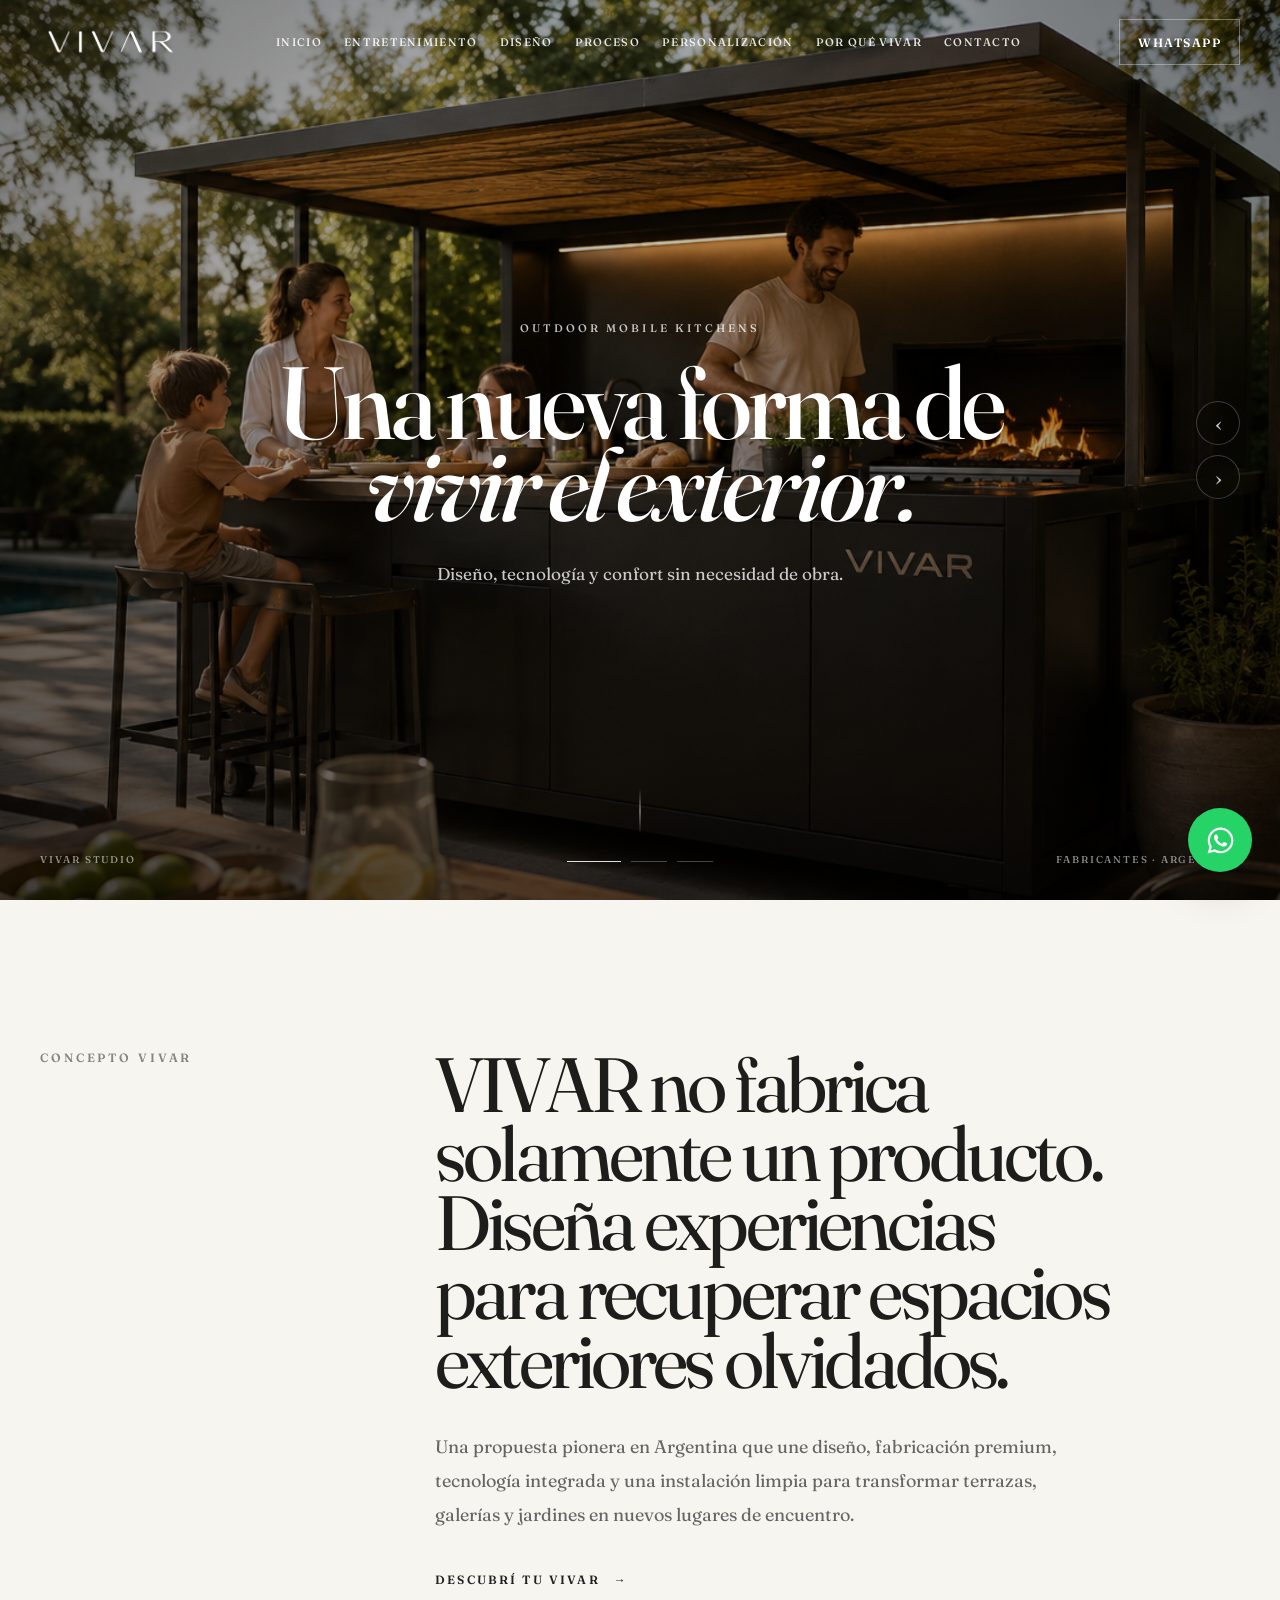
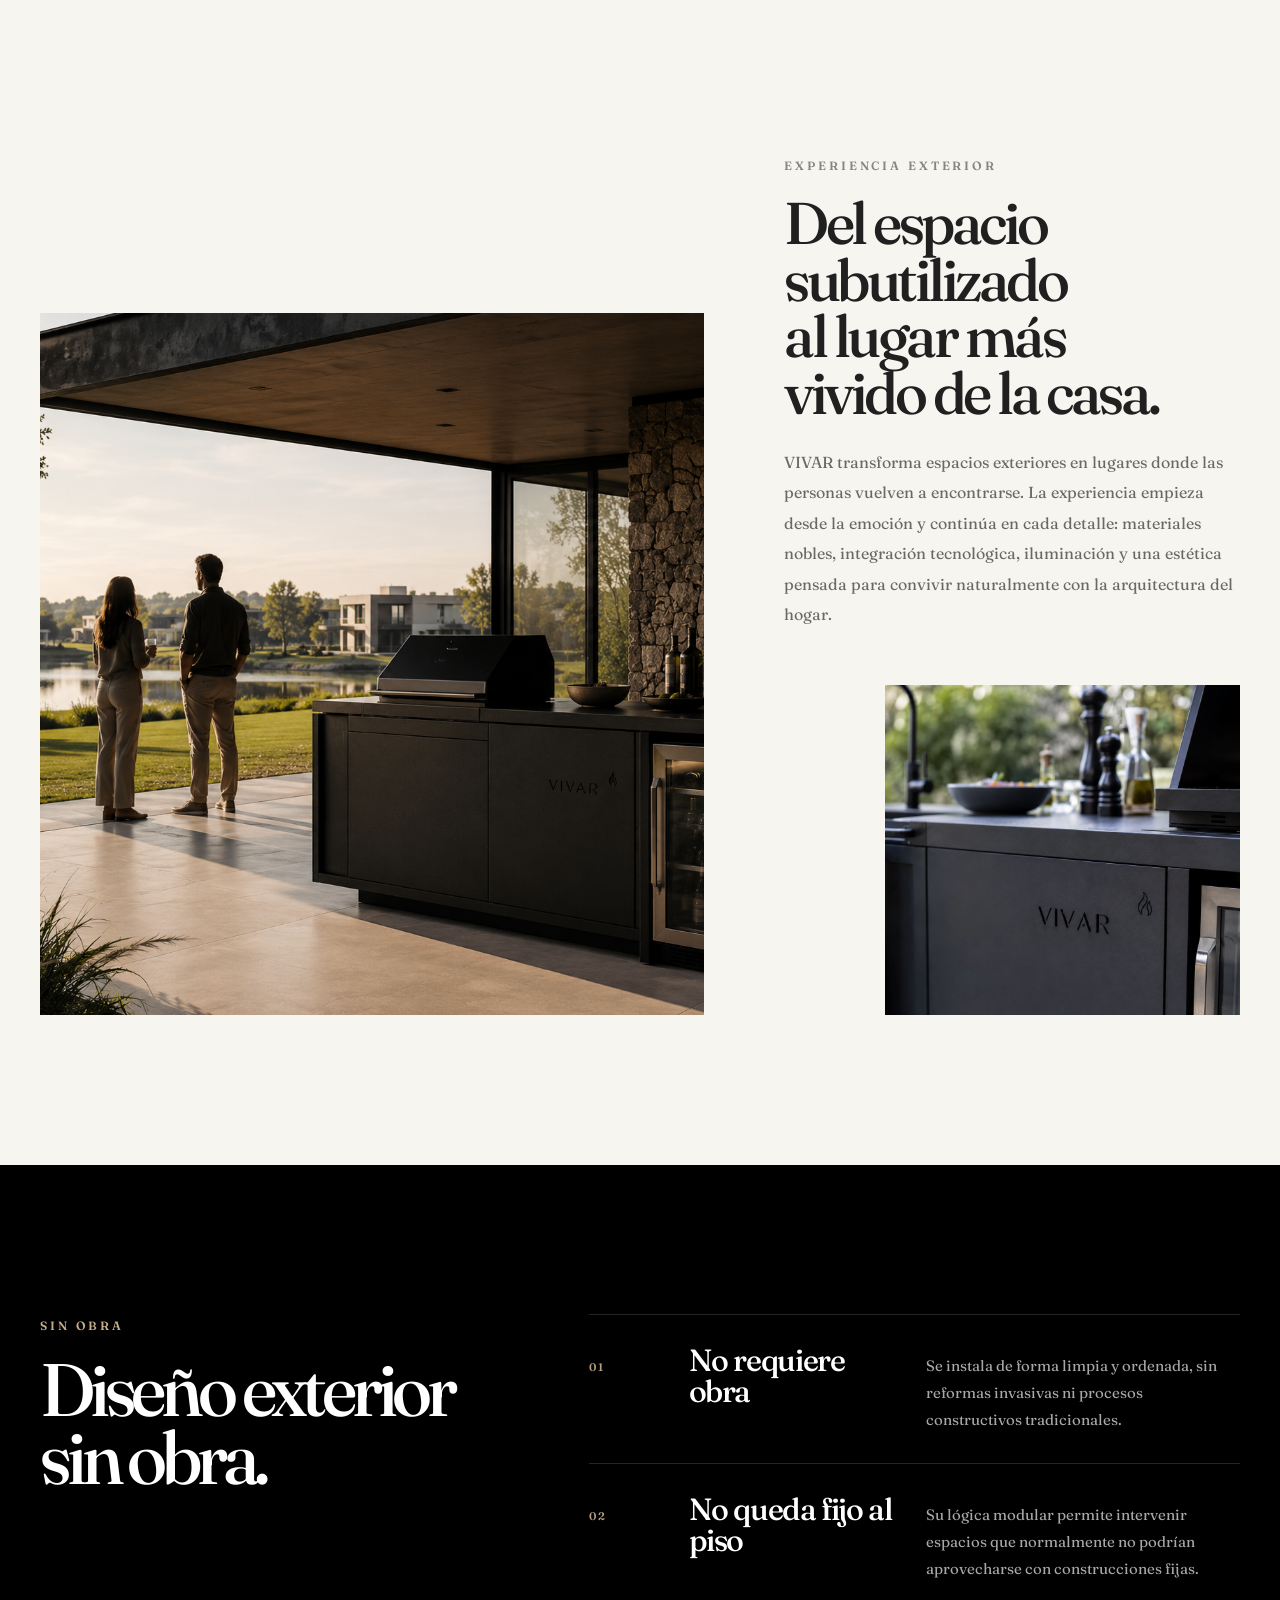
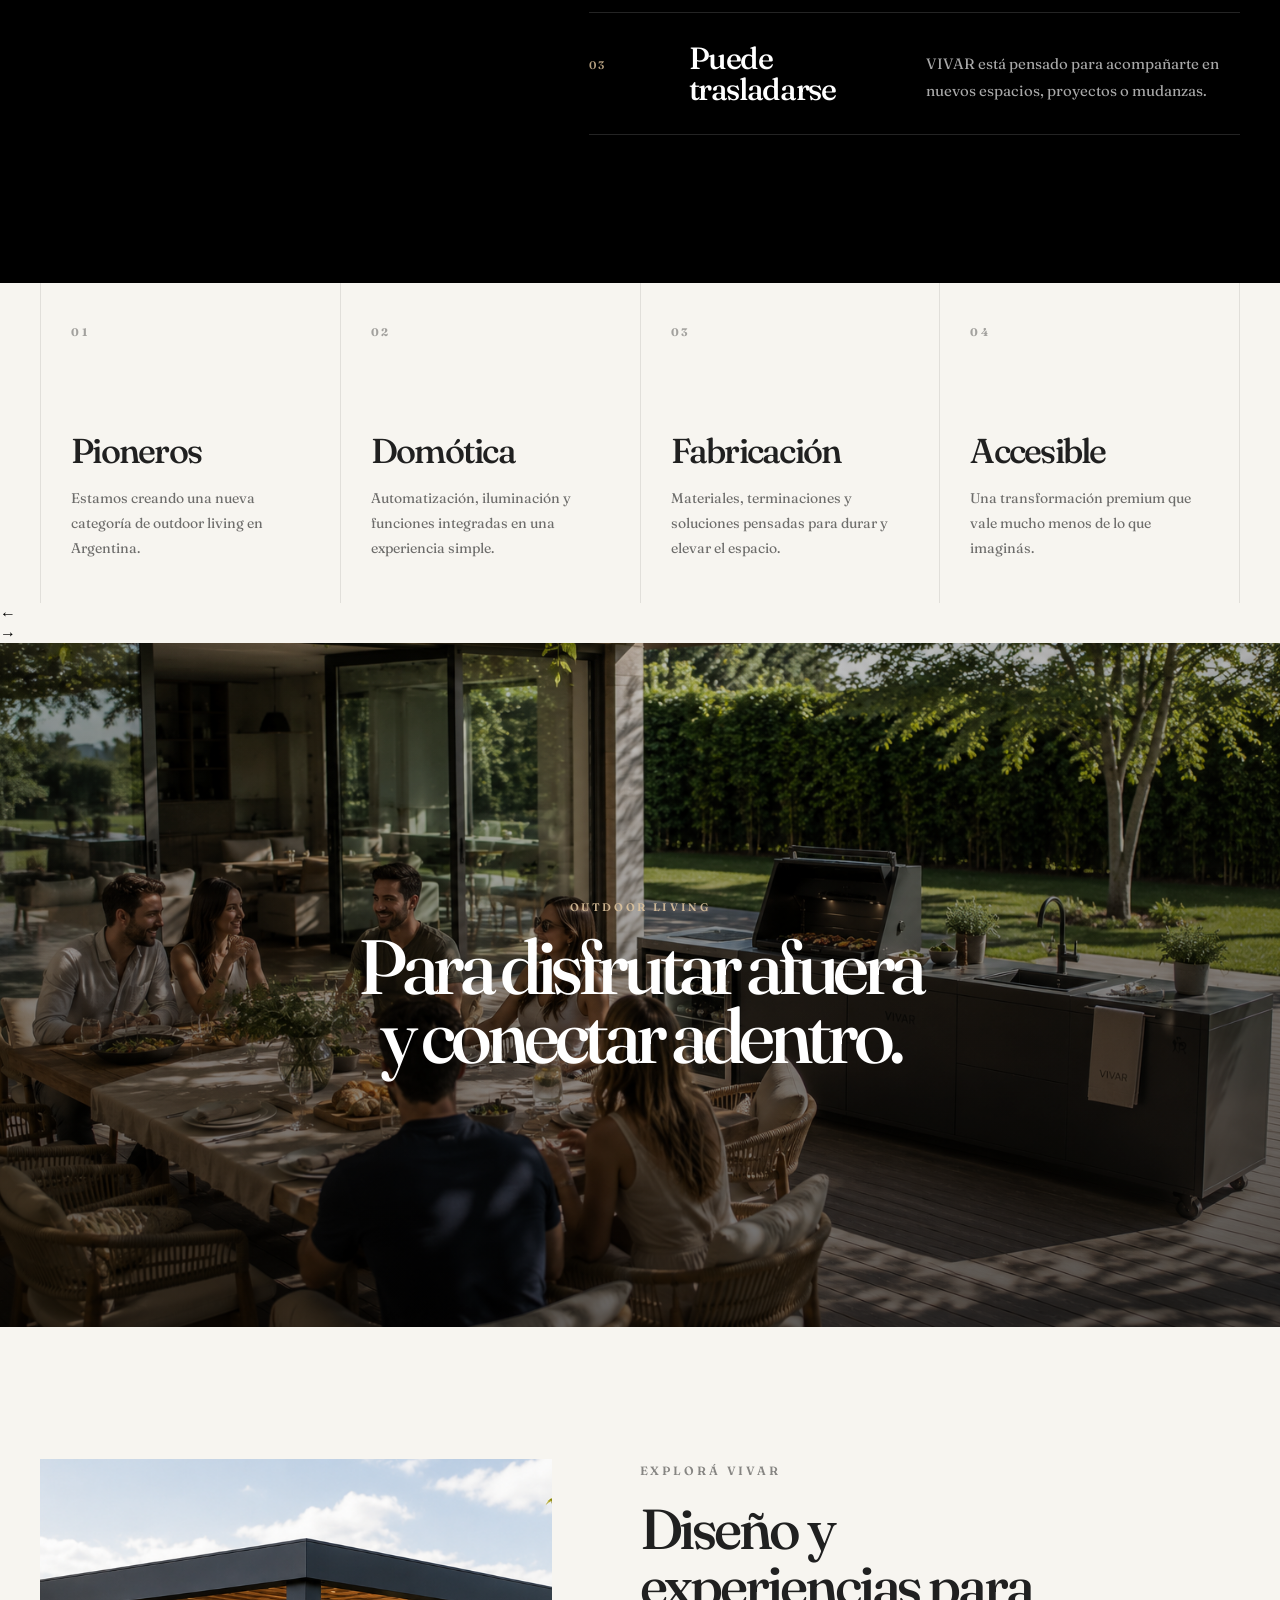
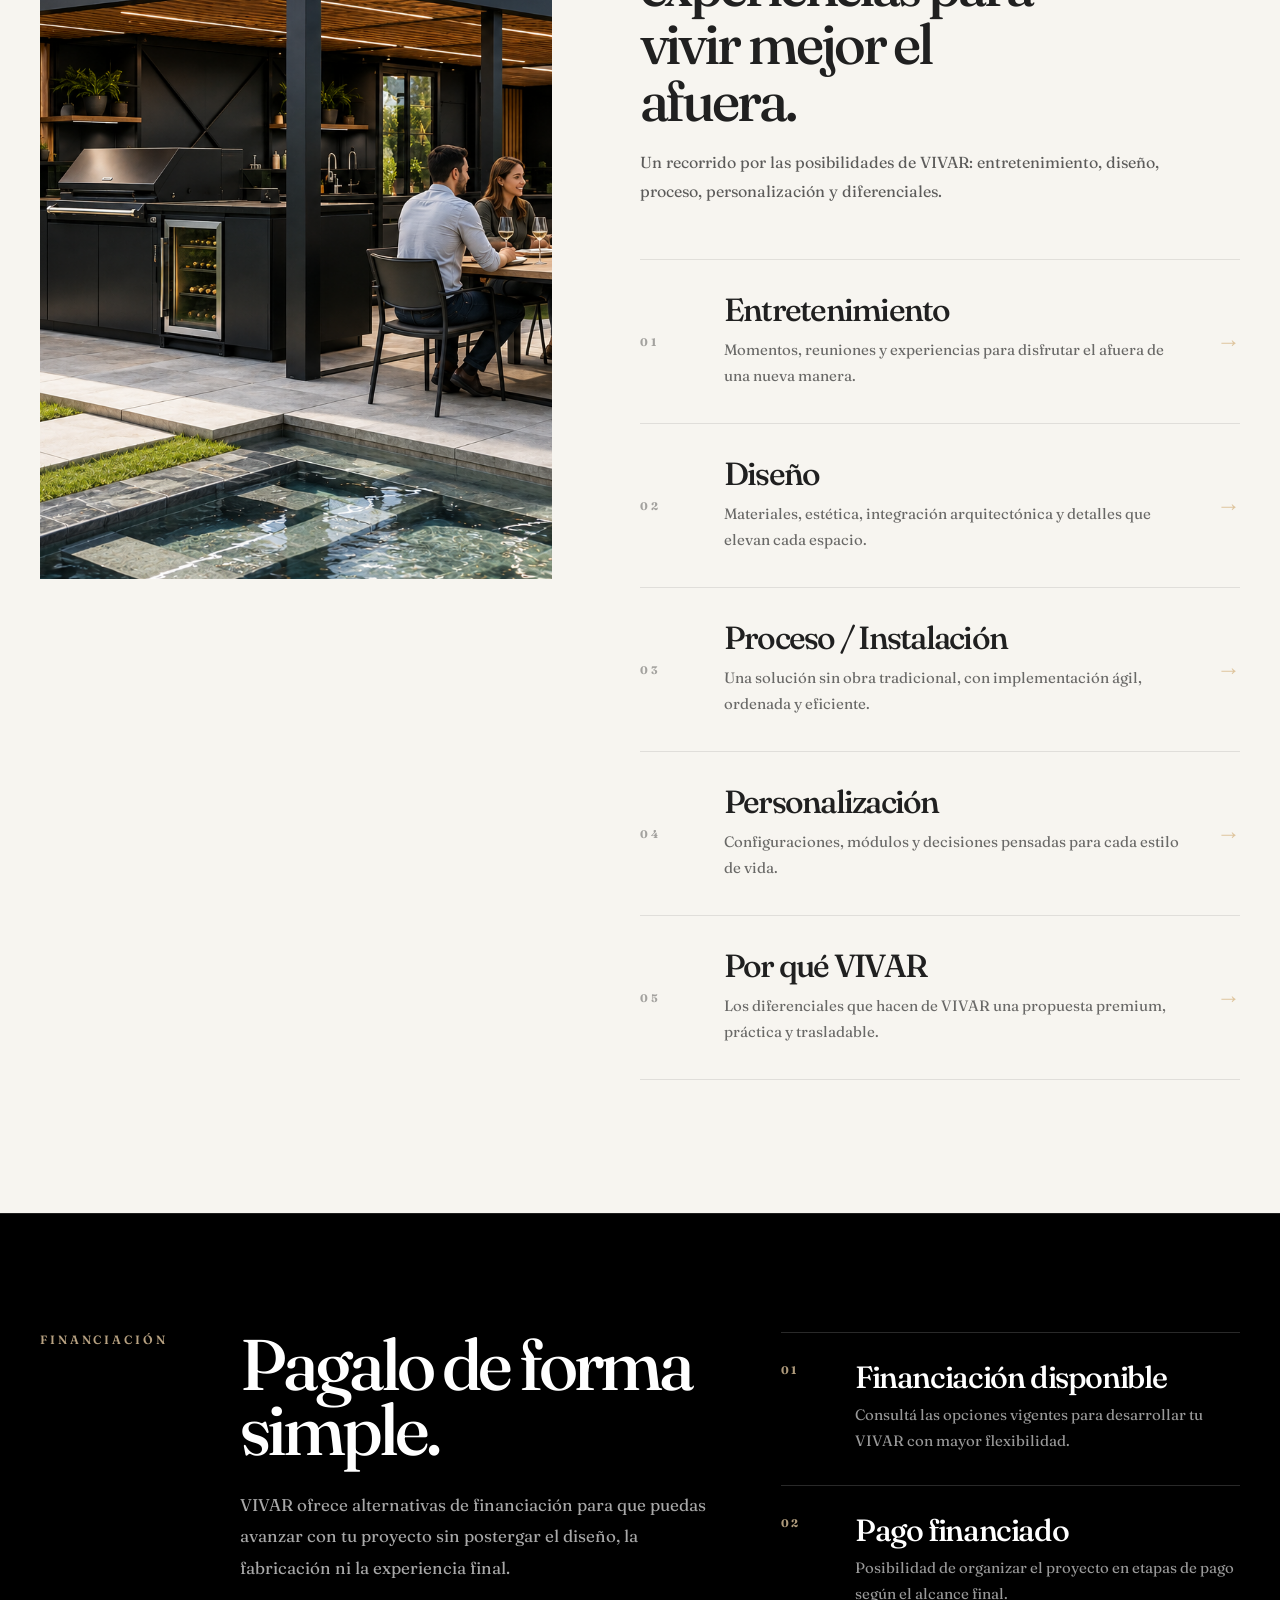
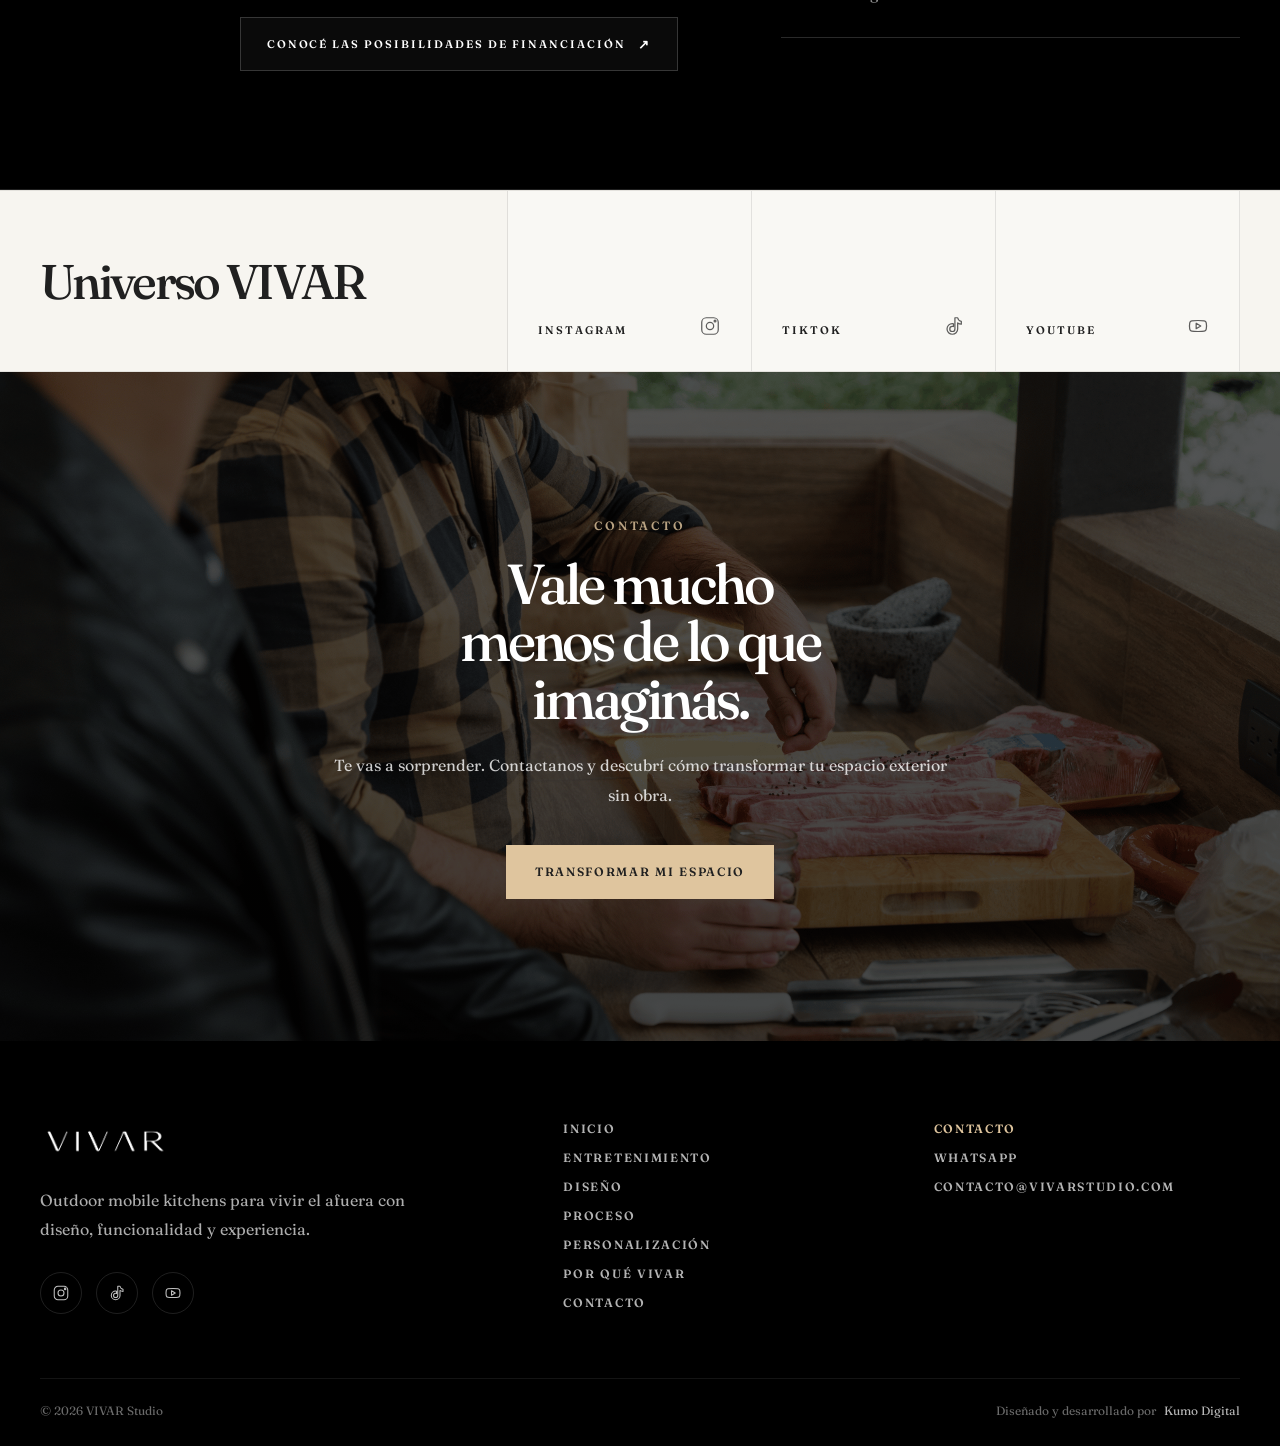
<file: index.html>
<!DOCTYPE html>
<html lang="es">
<head>
  <meta charset="UTF-8" />
  <meta name="viewport" content="width=device-width, initial-scale=1.0" />
  <title>VIVAR Studio</title>

  <link rel="preconnect" href="https://fonts.googleapis.com">
  <link rel="preconnect" href="https://fonts.gstatic.com" crossorigin>
  <link href="https://fonts.googleapis.com/css2?family=Cormorant+Garamond:ital,wght@0,400;0,500;0,600;1,400;1,500&family=Inter+Tight:wght@300;400;500;600;700&family=Montserrat:wght@300;400;500;600;700&display=swap" rel="stylesheet">
  <link rel="preconnect" href="https://fonts.googleapis.com">
<link rel="preconnect" href="https://fonts.gstatic.com" crossorigin>

<link href="https://fonts.googleapis.com/css2?family=Fraunces:opsz,wght@9..144,300;9..144,400;9..144,500&display=swap" rel="stylesheet">

  <link rel="stylesheet" href="styles.css" />
</head>

<body>

  <header class="site-header" id="siteHeader">
    <div class="container site-header__inner">
      <a href="index.html" class="site-brand" aria-label="VIVAR Studio">
        <img
          id="siteLogo"
          src="img/logo.png"
          alt="VIVAR Studio"
          data-logo-light="img/logo.png"
          data-logo-dark="img/logo-negro.png"
        />
      </a>

      <nav class="site-nav" aria-label="Navegación principal">
        <a href="index.html">Inicio</a>
        <a href="entretenimiento.html">Entretenimiento</a>
        <a href="diseno.html">Diseño</a>
        <a href="proceso-instalacion.html">Proceso</a>
        <a href="personalizacion.html">Personalización</a>
        <a href="por-que-vivar.html">Por qué VIVAR</a>
        <a href="contacto.html">Contacto</a>
      </nav>

      <a href="https://wa.me/5490000000000" class="header-cta" target="_blank" rel="noopener noreferrer">
        WhatsApp
      </a>

      <button class="menu-toggle" id="menuToggle" aria-label="Abrir menú" aria-expanded="false">
        <span></span>
        <span></span>
      </button>
    </div>

    <div class="mobile-menu" id="mobileMenu">
      <a href="index.html">Inicio</a>
      <a href="entretenimiento.html">Entretenimiento</a>
      <a href="diseno.html">Diseño</a>
      <a href="proceso-instalacion.html">Proceso</a>
      <a href="personalizacion.html">Personalización</a>
      <a href="por-que-vivar.html">Por qué VIVAR</a>
      <a href="contacto.html">Contacto</a>
      <a href="https://wa.me/5490000000000" target="_blank" rel="noopener noreferrer">WhatsApp</a>
    </div>
  </header>

  <main>

    <section class="home-hero home-hero--farm" id="home" aria-label="Inicio VIVAR Studio">
      <div class="home-hero__track" id="heroTrack">

        <div class="home-hero__slide hero-slide is-active">
          <picture>
            <source srcset="img/home-hero-1-mobile.png" media="(max-width: 768px)">
            <img src="img/home-hero-1.png" alt="Outdoor kitchen premium VIVAR" />
          </picture>
        </div>

        <div class="home-hero__slide hero-slide">
          <picture>
            <source srcset="img/home-hero-2-mobile.png" media="(max-width: 768px)">
            <img src="img/home-hero-2.png" alt="Espacio exterior VIVAR" />
          </picture>
        </div>

        <div class="home-hero__slide hero-slide">
          <picture>
            <source srcset="img/home-hero-3-mobile.png" media="(max-width: 768px)">
            <img src="img/home-hero-3.png" alt="Outdoor mobile kitchen VIVAR Studio" />
          </picture>
        </div>

      </div>

      <div class="home-hero__overlay"></div>

      <div class="container home-hero__content">
        <div class="home-hero__eyebrow reveal-hero">Outdoor Mobile Kitchens</div>

<h1 class="home-hero__title reveal-hero">
  <span class="home-hero__title-line">Una nueva forma de</span>
  <em class="home-hero__title-line">vivir el exterior.</em>
</h1>

        <p class="reveal-hero">
          Diseño, tecnología y confort sin necesidad de obra.
        </p>
      </div>

      <div class="home-hero__meta">
        <span>VIVAR Studio</span>
        <span>Fabricantes · Argentina</span>
      </div>

      <div class="home-hero__controls" aria-label="Controles del hero">
        <button class="home-hero__arrow home-hero__arrow--prev" id="prevSlide" aria-label="Imagen anterior">‹</button>
        <button class="home-hero__arrow home-hero__arrow--next" id="nextSlide" aria-label="Siguiente imagen">›</button>
      </div>

      <div class="home-hero__dots" id="heroDots" aria-label="Slides del hero">
        <button class="is-active" aria-label="Ir a slide 1"></button>
        <button aria-label="Ir a slide 2"></button>
        <button aria-label="Ir a slide 3"></button>
      </div>

      <a href="#concepto" class="hero-scroll" aria-label="Explorar la web">
        <i></i>
      </a>
    </section>

<section class="home-manifesto reveal" id="concepto">
  <div class="container home-manifesto__inner">
    <span class="section-kicker">Concepto VIVAR</span>

    <div class="home-manifesto__content">
      <h2>
        VIVAR no fabrica solamente un producto.
        Diseña experiencias para recuperar espacios exteriores olvidados.
      </h2>

      <p>
        Una propuesta pionera en Argentina que une diseño, fabricación premium,
        tecnología integrada y una instalación limpia para transformar terrazas,
        galerías y jardines en nuevos lugares de encuentro.
      </p>

<a href="entretenimiento.html" class="home-manifesto__link">
  Descubrí tu VIVAR
  <span>→</span>
</a>
    </div>
  </div>
</section>

    <section class="home-composition reveal" aria-label="Composición visual VIVAR">
      <div class="container home-composition__grid">
        <figure class="home-composition__image home-composition__image--large">
          <img src="img/medio.png" alt="Experiencia exterior VIVAR Studio" />
        </figure>

        <div class="home-composition__copy">
          <span class="section-kicker section-kicker--dark">Experiencia exterior</span>
          <h2>Del espacio subutilizado al lugar más vivido de la casa.</h2>
          <p>
            VIVAR transforma espacios exteriores en lugares donde las personas vuelven a encontrarse.
            La experiencia empieza desde la emoción y continúa en cada detalle: materiales nobles,
            integración tecnológica, iluminación y una estética pensada para convivir naturalmente
            con la arquitectura del hogar.
          </p>
        </div>

        <figure class="home-composition__image home-composition__image--small">
          <img src="img/explore-vivar.png" alt="Outdoor mobile kitchen VIVAR integrada en exterior" />
        </figure>
      </div>
    </section>

    <section class="home-no-work reveal" aria-label="Solución sin obra">
      <div class="container home-no-work__inner">
        <div class="home-no-work__headline">
          <span class="section-kicker">Sin obra</span>
          <h2>Diseño exterior<br>sin obra.</h2>
        </div>

        <div class="home-no-work__items">
          <article>
            <span>01</span>
            <h3>No requiere obra</h3>
            <p>Se instala de forma limpia y ordenada, sin reformas invasivas ni procesos constructivos tradicionales.</p>
          </article>

          <article>
            <span>02</span>
            <h3>No queda fijo al piso</h3>
            <p>Su lógica modular permite intervenir espacios que normalmente no podrían aprovecharse con construcciones fijas.</p>
          </article>

          <article>
            <span>03</span>
            <h3>Puede trasladarse</h3>
            <p>VIVAR está pensado para acompañarte en nuevos espacios, proyectos o mudanzas.</p>
          </article>
        </div>
      </div>
    </section>

<section class="home-differentials reveal" aria-label="Diferenciales VIVAR">
  <div class="container home-differentials__inner">
    <div class="home-differentials__item">
      <span>01</span>
      <h3>Pioneros</h3>
      <p>Estamos creando una nueva categoría de outdoor living en Argentina.</p>
    </div>

    <div class="home-differentials__item">
      <span>02</span>
      <h3>Domótica</h3>
      <p>Automatización, iluminación y funciones integradas en una experiencia simple.</p>
    </div>

    <div class="home-differentials__item">
      <span>03</span>
      <h3>Fabricación</h3>
      <p>Materiales, terminaciones y soluciones pensadas para durar y elevar el espacio.</p>
    </div>

    <div class="home-differentials__item">
      <span>04</span>
      <h3>Accesible</h3>
      <p>Una transformación premium que vale mucho menos de lo que imaginás.</p>
    </div>
  </div>

<div class="home-differentials__mobile-nav">
  <button class="diff-prev" type="button" aria-label="Anterior">←</button>
  <div class="diff-progress">
    <span></span>
  </div>
  <button class="diff-next" type="button" aria-label="Siguiente">→</button>
</div>
</section>

<section class="visual-band visual-band--quiet reveal" aria-label="Experiencia VIVAR">
  <picture>
    <source media="(max-width: 768px)" srcset="img/medio2-mobile.png">
    <img src="img/medio2.png" alt="Experiencia exterior VIVAR Studio" />
  </picture>

  <div class="visual-band__overlay"></div>

  <div class="visual-band__content">
    <span>Outdoor Living</span>
    <h2>Para disfrutar afuera y conectar adentro.</h2>
  </div>
</section>

    <section class="section section--gray explore-section reveal">
      <div class="container explore-layout">

        <div class="explore-media reveal">
          <img src="img/explore-vivar2.png" alt="Outdoor mobile kitchen VIVAR integrada en un espacio exterior" />
        </div>

        <div class="explore-content">
          <div class="section-head explore-head">
            <span class="section-kicker section-kicker--dark">Explorá VIVAR</span>
            <h2 class="section-title">
              Diseño y experiencias para vivir mejor el afuera.
            </h2>
            <p class="section-intro">
              Un recorrido por las posibilidades de VIVAR: entretenimiento, diseño, proceso, personalización y diferenciales.
            </p>
          </div>

          <div class="explore-links">

            <a href="entretenimiento.html" class="explore-link reveal">
              <span class="explore-link__number">01</span>
              <div>
                <h3>Entretenimiento</h3>
                <p>Momentos, reuniones y experiencias para disfrutar el afuera de una nueva manera.</p>
              </div>
              <span class="explore-link__arrow">→</span>
            </a>

            <a href="diseno.html" class="explore-link reveal">
              <span class="explore-link__number">02</span>
              <div>
                <h3>Diseño</h3>
                <p>Materiales, estética, integración arquitectónica y detalles que elevan cada espacio.</p>
              </div>
              <span class="explore-link__arrow">→</span>
            </a>

            <a href="proceso-instalacion.html" class="explore-link reveal">
              <span class="explore-link__number">03</span>
              <div>
                <h3>Proceso / Instalación</h3>
                <p>Una solución sin obra tradicional, con implementación ágil, ordenada y eficiente.</p>
              </div>
              <span class="explore-link__arrow">→</span>
            </a>

            <a href="personalizacion.html" class="explore-link reveal">
              <span class="explore-link__number">04</span>
              <div>
                <h3>Personalización</h3>
                <p>Configuraciones, módulos y decisiones pensadas para cada estilo de vida.</p>
              </div>
              <span class="explore-link__arrow">→</span>
            </a>

            <a href="por-que-vivar.html" class="explore-link reveal">
              <span class="explore-link__number">05</span>
              <div>
                <h3>Por qué VIVAR</h3>
                <p>Los diferenciales que hacen de VIVAR una propuesta premium, práctica y trasladable.</p>
              </div>
              <span class="explore-link__arrow">→</span>
            </a>

          </div>
        </div>

      </div>
    </section>

<section class="home-financing reveal" id="financiacion">
  <div class="container home-financing__inner">

    <span class="section-kicker section-kicker--dark">Financiación</span>

    <div class="home-financing__content">
      <h2>
        Pagalo de forma simple.
      </h2>

      <p>
        VIVAR ofrece alternativas de financiación para que puedas avanzar con tu proyecto
        sin postergar el diseño, la fabricación ni la experiencia final.
      </p>

      <a 
        href="https://wa.me/5490000000000" 
        target="_blank" 
        rel="noopener noreferrer"
        class="home-financing__cta"
      >
        Conocé las posibilidades de financiación
      </a>
    </div>

    <div class="home-financing__details">
      <article>
        <span>01</span>
        <h3>Financiación disponible</h3>
        <p>
          Consultá las opciones vigentes para desarrollar tu VIVAR con mayor flexibilidad.
        </p>
      </article>

      <article>
        <span>02</span>
        <h3>Pago financiado</h3>
        <p>
          Posibilidad de organizar el proyecto en etapas de pago según el alcance final.
        </p>
      </article>
    </div>

  </div>
</section>

<section class="home-social">
  <div class="container home-social__inner">

    <h2>Universo VIVAR</h2>

    <div class="home-social__links">

      <a href="https://www.instagram.com/vivar.ar/" target="_blank" aria-label="Instagram">
        <span>Instagram</span>
        <svg viewBox="0 0 24 24" fill="none">
          <rect x="3" y="3" width="18" height="18" rx="5"></rect>
          <circle cx="12" cy="12" r="4"></circle>
          <circle cx="17.5" cy="6.5" r="1"></circle>
        </svg>
      </a>

      <a href="#" target="_blank" aria-label="TikTok">
        <span>TikTok</span>
        <svg viewBox="0 0 24 24" fill="none">
          <path d="M16 3C16.4 5 17.8 6.6 20 7V10C18.5 10 17.2 9.5 16 8.6V15.2C16 18.4 13.4 21 10.2 21C7 21 4.4 18.4 4.4 15.2C4.4 12 7 9.4 10.2 9.4C10.6 9.4 11 9.4 11.4 9.6V12.6C11 12.4 10.6 12.4 10.2 12.4C8.6 12.4 7.4 13.6 7.4 15.2C7.4 16.8 8.6 18 10.2 18C11.8 18 13 16.8 13 15.2V3H16Z"></path>
        </svg>
      </a>

      <a href="#" target="_blank" aria-label="YouTube">
        <span>YouTube</span>
        <svg viewBox="0 0 24 24" fill="none">
          <path d="M21 8.5C20.8 7.4 19.9 6.5 18.8 6.3C17.2 6 12 6 12 6C12 6 6.8 6 5.2 6.3C4.1 6.5 3.2 7.4 3 8.5C2.7 10.1 2.7 13.9 3 15.5C3.2 16.6 4.1 17.5 5.2 17.7C6.8 18 12 18 12 18C12 18 17.2 18 18.8 17.7C19.9 17.5 20.8 16.6 21 15.5C21.3 13.9 21.3 10.1 21 8.5Z"></path>
          <path d="M10 15L15 12L10 9V15Z"></path>
        </svg>
      </a>

    </div>

  </div>
</section>

    <section class="cta-section reveal">
      <div class="container cta-section__inner">
        <span class="section-kicker">Contacto</span>
        <h2 class="section-title section-title--light">Vale mucho menos de lo que imaginás.</h2>
        <p>
          Te vas a sorprender. Contactanos y descubrí cómo transformar tu espacio exterior sin obra.
        </p>
        <a href="contacto.html" class="btn btn--primary">Transformar mi espacio</a>
      </div>
    </section>

  </main>

<footer class="site-footer">
  <div class="container site-footer__inner">

    <div class="site-footer__brand">
      <img src="img/logo.png" alt="VIVAR Studio" />

      <p>
        Outdoor mobile kitchens para vivir el afuera con diseño,
        funcionalidad y experiencia.
      </p>

      <!-- REDES -->
      <div class="site-footer__social">

        <a href="https://www.instagram.com/vivar.ar/" target="_blank" aria-label="Instagram">
          <svg viewBox="0 0 24 24" fill="none">
            <rect x="3" y="3" width="18" height="18" rx="5"></rect>
            <circle cx="12" cy="12" r="4"></circle>
            <circle cx="17.5" cy="6.5" r="1"></circle>
          </svg>
        </a>

        <a href="#" target="_blank" aria-label="TikTok">
          <svg viewBox="0 0 24 24" fill="none">
            <path d="M16 3C16.4 5 17.8 6.6 20 7V10C18.5 10 17.2 9.5 16 8.6V15.2C16 18.4 13.4 21 10.2 21C7 21 4.4 18.4 4.4 15.2C4.4 12 7 9.4 10.2 9.4C10.6 9.4 11 9.4 11.4 9.6V12.6C11 12.4 10.6 12.4 10.2 12.4C8.6 12.4 7.4 13.6 7.4 15.2C7.4 16.8 8.6 18 10.2 18C11.8 18 13 16.8 13 15.2V3H16Z"></path>
          </svg>
        </a>

        <a href="#" target="_blank" aria-label="YouTube">
          <svg viewBox="0 0 24 24" fill="none">
            <path d="M21 8.5C20.8 7.4 19.9 6.5 18.8 6.3C17.2 6 12 6 12 6C12 6 6.8 6 5.2 6.3C4.1 6.5 3.2 7.4 3 8.5C2.7 10.1 2.7 13.9 3 15.5C3.2 16.6 4.1 17.5 5.2 17.7C6.8 18 12 18 12 18C12 18 17.2 18 18.8 17.7C19.9 17.5 20.8 16.6 21 15.5C21.3 13.9 21.3 10.1 21 8.5Z"></path>
            <path d="M10 15L15 12L10 9V15Z"></path>
          </svg>
        </a>

      </div>
    </div>

    <div class="site-footer__nav">
      <a href="index.html">Inicio</a>
      <a href="entretenimiento.html">Entretenimiento</a>
      <a href="diseno.html">Diseño</a>
      <a href="proceso-instalacion.html">Proceso</a>
      <a href="personalizacion.html">Personalización</a>
      <a href="por-que-vivar.html">Por qué VIVAR</a>
      <a href="contacto.html">Contacto</a>
    </div>

    <div class="site-footer__contact">
      <span>Contacto</span>

      <a href="https://wa.me/5490000000000" target="_blank" rel="noopener noreferrer">
        WhatsApp
      </a>

      <a href="mailto:contacto@vivarstudio.com">
        contacto@vivarstudio.com
      </a>
    </div>

  </div>

  <div class="container site-footer__bottom">

    <span>© 2026 VIVAR Studio</span>

    <div class="site-footer__credits">
      <span>Diseñado y desarrollado por</span>

      <a href="https://kumodigital.website/" target="_blank" rel="noopener noreferrer">
        Kumo Digital
      </a>
    </div>

  </div>
</footer>

  <a 
    href="https://wa.me/5490000000000" 
    class="whatsapp-float" 
    target="_blank" 
    rel="noopener noreferrer"
    aria-label="Hablar por WhatsApp"
  >
    <svg viewBox="0 0 24 24" aria-hidden="true">
      <path d="M12.04 2C6.58 2 2.13 6.45 2.13 11.91c0 1.75.46 3.46 1.34 4.97L2 22l5.25-1.38a9.9 9.9 0 0 0 4.79 1.22h.01c5.46 0 9.91-4.45 9.91-9.91C21.96 6.45 17.51 2 12.04 2Zm0 18.16h-.01a8.2 8.2 0 0 1-4.18-1.15l-.3-.18-3.12.82.83-3.04-.2-.31a8.18 8.18 0 0 1-1.25-4.39c0-4.53 3.69-8.22 8.23-8.22 2.2 0 4.26.86 5.82 2.41a8.18 8.18 0 0 1 2.41 5.82c0 4.54-3.69 8.24-8.23 8.24Zm4.52-6.16c-.25-.12-1.47-.72-1.7-.81-.23-.08-.39-.12-.56.13-.17.25-.64.81-.79.97-.15.17-.29.19-.54.06-.25-.12-1.05-.39-2-1.23-.74-.66-1.24-1.47-1.38-1.72-.15-.25-.02-.38.11-.51.11-.11.25-.29.37-.43.12-.15.17-.25.25-.42.08-.17.04-.31-.02-.43-.06-.12-.56-1.35-.77-1.85-.2-.48-.41-.42-.56-.43h-.48c-.17 0-.43.06-.66.31-.23.25-.87.85-.87 2.08 0 1.23.89 2.42 1.02 2.59.12.17 1.75 2.67 4.24 3.74.59.25 1.05.41 1.41.52.59.19 1.13.16 1.56.1.48-.07 1.47-.6 1.68-1.18.21-.58.21-1.08.15-1.18-.06-.11-.23-.17-.48-.29Z"/>
    </svg>
  </a>

  <script src="script.js"></script>
</body>
</html>
</file>
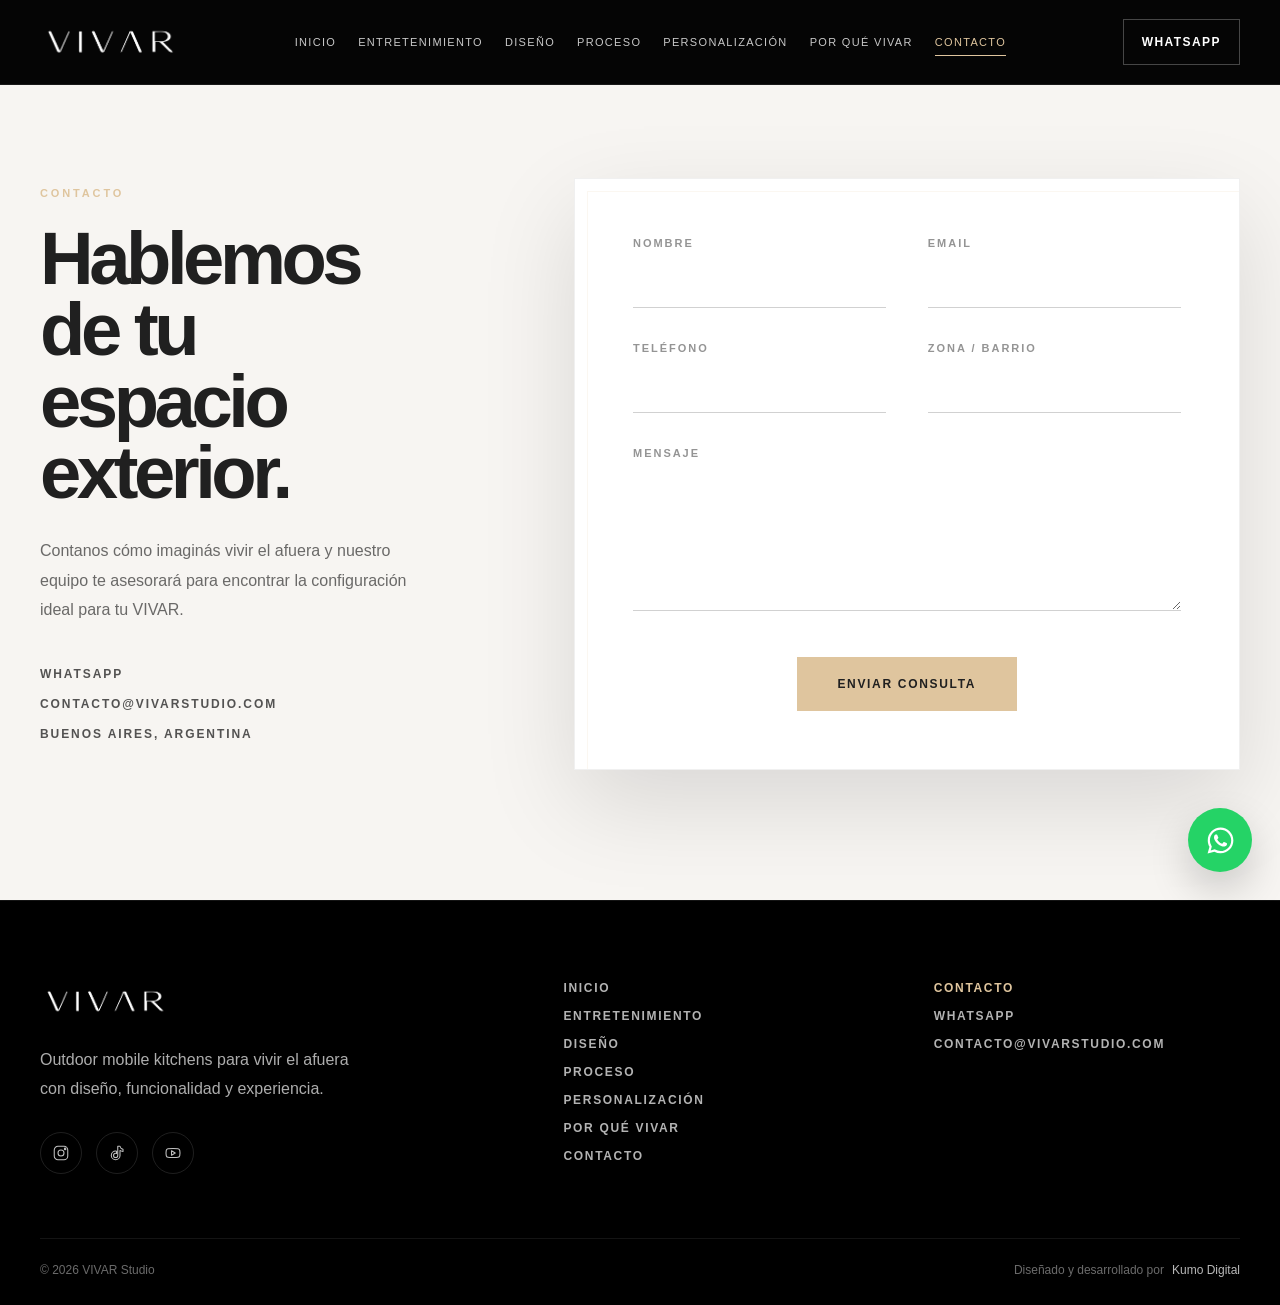
<file: contacto.html>
<!DOCTYPE html>
<html lang="es">
<head>
  <meta charset="UTF-8" />
  <meta name="viewport" content="width=device-width, initial-scale=1.0" />

  <title>Contacto | VIVAR Studio</title>

  <link rel="preconnect" href="https://fonts.googleapis.com">
  <link rel="preconnect" href="https://fonts.gstatic.com" crossorigin>
  <link
    href="https://fonts.googleapis.com/css2?family=Montserrat:wght@300;400;500;600;700&display=swap"
    rel="stylesheet"
  >

  <link rel="stylesheet" href="styles.css" />
</head>

<body>

<header class="site-header site-header--solid site-header--contact" id="siteHeader">
  <div class="container site-header__inner">

    <a href="index.html" class="site-brand">
      <img
        id="siteLogo"
        src="img/logo.png"
        alt="VIVAR Studio"
        data-logo-light="img/logo.png"
        data-logo-dark="img/logo.png"
      />
    </a>

    <nav class="site-nav">
      <a href="index.html">Inicio</a>
      <a href="entretenimiento.html">Entretenimiento</a>
      <a href="diseno.html">Diseño</a>
      <a href="proceso-instalacion.html">Proceso</a>
      <a href="personalizacion.html">Personalización</a>
      <a href="por-que-vivar.html">Por qué VIVAR</a>
      <a href="contacto.html" class="is-active">Contacto</a>
    </nav>

    <a
      href="https://wa.me/5490000000000"
      class="header-cta"
      target="_blank"
      rel="noopener noreferrer"
    >
      WhatsApp
    </a>

    <button class="menu-toggle" id="menuToggle" aria-label="Abrir menú">
      <span></span>
      <span></span>
    </button>

  </div>

  <div class="mobile-menu" id="mobileMenu">
    <a href="index.html">Inicio</a>
    <a href="entretenimiento.html">Entretenimiento</a>
    <a href="diseno.html">Diseño</a>
    <a href="proceso-instalacion.html">Proceso</a>
    <a href="personalizacion.html">Personalización</a>
    <a href="por-que-vivar.html">Por qué VIVAR</a>
    <a href="contacto.html">Contacto</a>
  </div>
</header>

<main>

  <section class="contact-premium">

    <div class="container contact-premium__inner">

      <div class="contact-premium__copy reveal">
        <span>CONTACTO</span>

        <h1>
          Hablemos de tu espacio exterior.
        </h1>

        <p>
          Contanos cómo imaginás vivir el afuera y nuestro equipo te asesorará
          para encontrar la configuración ideal para tu VIVAR.
        </p>

        <div class="contact-premium__info">
          <a href="https://wa.me/5490000000000" target="_blank" rel="noopener noreferrer">
            WhatsApp
          </a>

          <a href="mailto:contacto@vivarstudio.com">
            contacto@vivarstudio.com
          </a>

          <span>
            Buenos Aires, Argentina
          </span>
        </div>
      </div>

      <div class="contact-premium__form-wrap reveal">

        <form action="enviar-contacto.php" method="POST" class="contact-premium__form">

          <div class="contact-field">
            <label for="nombre">Nombre</label>
            <input type="text" id="nombre" name="nombre" required>
          </div>

          <div class="contact-field">
            <label for="email">Email</label>
            <input type="email" id="email" name="email" required>
          </div>

          <div class="contact-field">
            <label for="telefono">Teléfono</label>
            <input type="text" id="telefono" name="telefono">
          </div>

          <div class="contact-field">
            <label for="zona">Zona / Barrio</label>
            <input type="text" id="zona" name="zona">
          </div>

          <div class="contact-field contact-field--full">
            <label for="mensaje">Mensaje</label>
            <textarea id="mensaje" name="mensaje" rows="6" required></textarea>
          </div>

          <button type="submit" class="btn btn--primary">
            Enviar consulta
          </button>

        </form>

      </div>

    </div>

  </section>

</main>

<footer class="site-footer">
  <div class="container site-footer__inner">

    <div class="site-footer__brand">
      <img src="img/logo.png" alt="VIVAR Studio" />

      <p>
        Outdoor mobile kitchens para vivir el afuera con diseño,
        funcionalidad y experiencia.
      </p>

      <!-- REDES -->
      <div class="site-footer__social">

        <a href="https://www.instagram.com/vivar.ar/" target="_blank" aria-label="Instagram">
          <svg viewBox="0 0 24 24" fill="none">
            <rect x="3" y="3" width="18" height="18" rx="5"></rect>
            <circle cx="12" cy="12" r="4"></circle>
            <circle cx="17.5" cy="6.5" r="1"></circle>
          </svg>
        </a>

        <a href="#" target="_blank" aria-label="TikTok">
          <svg viewBox="0 0 24 24" fill="none">
            <path d="M16 3C16.4 5 17.8 6.6 20 7V10C18.5 10 17.2 9.5 16 8.6V15.2C16 18.4 13.4 21 10.2 21C7 21 4.4 18.4 4.4 15.2C4.4 12 7 9.4 10.2 9.4C10.6 9.4 11 9.4 11.4 9.6V12.6C11 12.4 10.6 12.4 10.2 12.4C8.6 12.4 7.4 13.6 7.4 15.2C7.4 16.8 8.6 18 10.2 18C11.8 18 13 16.8 13 15.2V3H16Z"></path>
          </svg>
        </a>

        <a href="#" target="_blank" aria-label="YouTube">
          <svg viewBox="0 0 24 24" fill="none">
            <path d="M21 8.5C20.8 7.4 19.9 6.5 18.8 6.3C17.2 6 12 6 12 6C12 6 6.8 6 5.2 6.3C4.1 6.5 3.2 7.4 3 8.5C2.7 10.1 2.7 13.9 3 15.5C3.2 16.6 4.1 17.5 5.2 17.7C6.8 18 12 18 12 18C12 18 17.2 18 18.8 17.7C19.9 17.5 20.8 16.6 21 15.5C21.3 13.9 21.3 10.1 21 8.5Z"></path>
            <path d="M10 15L15 12L10 9V15Z"></path>
          </svg>
        </a>

      </div>
    </div>

    <div class="site-footer__nav">
      <a href="index.html">Inicio</a>
      <a href="entretenimiento.html">Entretenimiento</a>
      <a href="diseno.html">Diseño</a>
      <a href="proceso-instalacion.html">Proceso</a>
      <a href="personalizacion.html">Personalización</a>
      <a href="por-que-vivar.html">Por qué VIVAR</a>
      <a href="contacto.html">Contacto</a>
    </div>

    <div class="site-footer__contact">
      <span>Contacto</span>

      <a href="https://wa.me/5490000000000" target="_blank" rel="noopener noreferrer">
        WhatsApp
      </a>

      <a href="mailto:contacto@vivarstudio.com">
        contacto@vivarstudio.com
      </a>
    </div>

  </div>

  <div class="container site-footer__bottom">

    <span>© 2026 VIVAR Studio</span>

    <div class="site-footer__credits">
      <span>Diseñado y desarrollado por</span>

      <a href="https://kumodigital.website/" target="_blank" rel="noopener noreferrer">
        Kumo Digital
      </a>
    </div>

  </div>
</footer>

<a
  href="https://wa.me/5490000000000"
  class="whatsapp-float"
  target="_blank"
  rel="noopener noreferrer"
  aria-label="Hablar por WhatsApp"
>
  <svg viewBox="0 0 24 24" aria-hidden="true">
    <path d="M12.04 2C6.58 2 2.13 6.45 2.13 11.91c0 1.75.46 3.46 1.34 4.97L2 22l5.25-1.38a9.9 9.9 0 0 0 4.79 1.22h.01c5.46 0 9.91-4.45 9.91-9.91C21.96 6.45 17.51 2 12.04 2Zm0 18.16h-.01a8.2 8.2 0 0 1-4.18-1.15l-.3-.18-3.12.82.83-3.04-.2-.31a8.18 8.18 0 0 1-1.25-4.39c0-4.53 3.69-8.22 8.23-8.22 2.2 0 4.26.86 5.82 2.41a8.18 8.18 0 0 1 2.41 5.82c0 4.54-3.69 8.24-8.23 8.24Zm4.52-6.16c-.25-.12-1.47-.72-1.7-.81-.23-.08-.39-.12-.56.13-.17.25-.64.81-.79.97-.15.17-.29.19-.54.06-.25-.12-1.05-.39-2-1.23-.74-.66-1.24-1.47-1.38-1.72-.15-.25-.02-.38.11-.51.11-.11.25-.29.37-.43.12-.15.17-.25.25-.42.08-.17.04-.31-.02-.43-.06-.12-.56-1.35-.77-1.85-.2-.48-.41-.42-.56-.43h-.48c-.17 0-.43.06-.66.31-.23.25-.87.85-.87 2.08 0 1.23.89 2.42 1.02 2.59.12.17 1.75 2.67 4.24 3.74.59.25 1.05.41 1.41.52.59.19 1.13.16 1.56.1.48-.07 1.47-.6 1.68-1.18.21-.58.21-1.08.15-1.18-.06-.11-.23-.17-.48-.29Z"/>
  </svg>
</a>

<script src="script.js"></script>

</body>
</html>
</file>
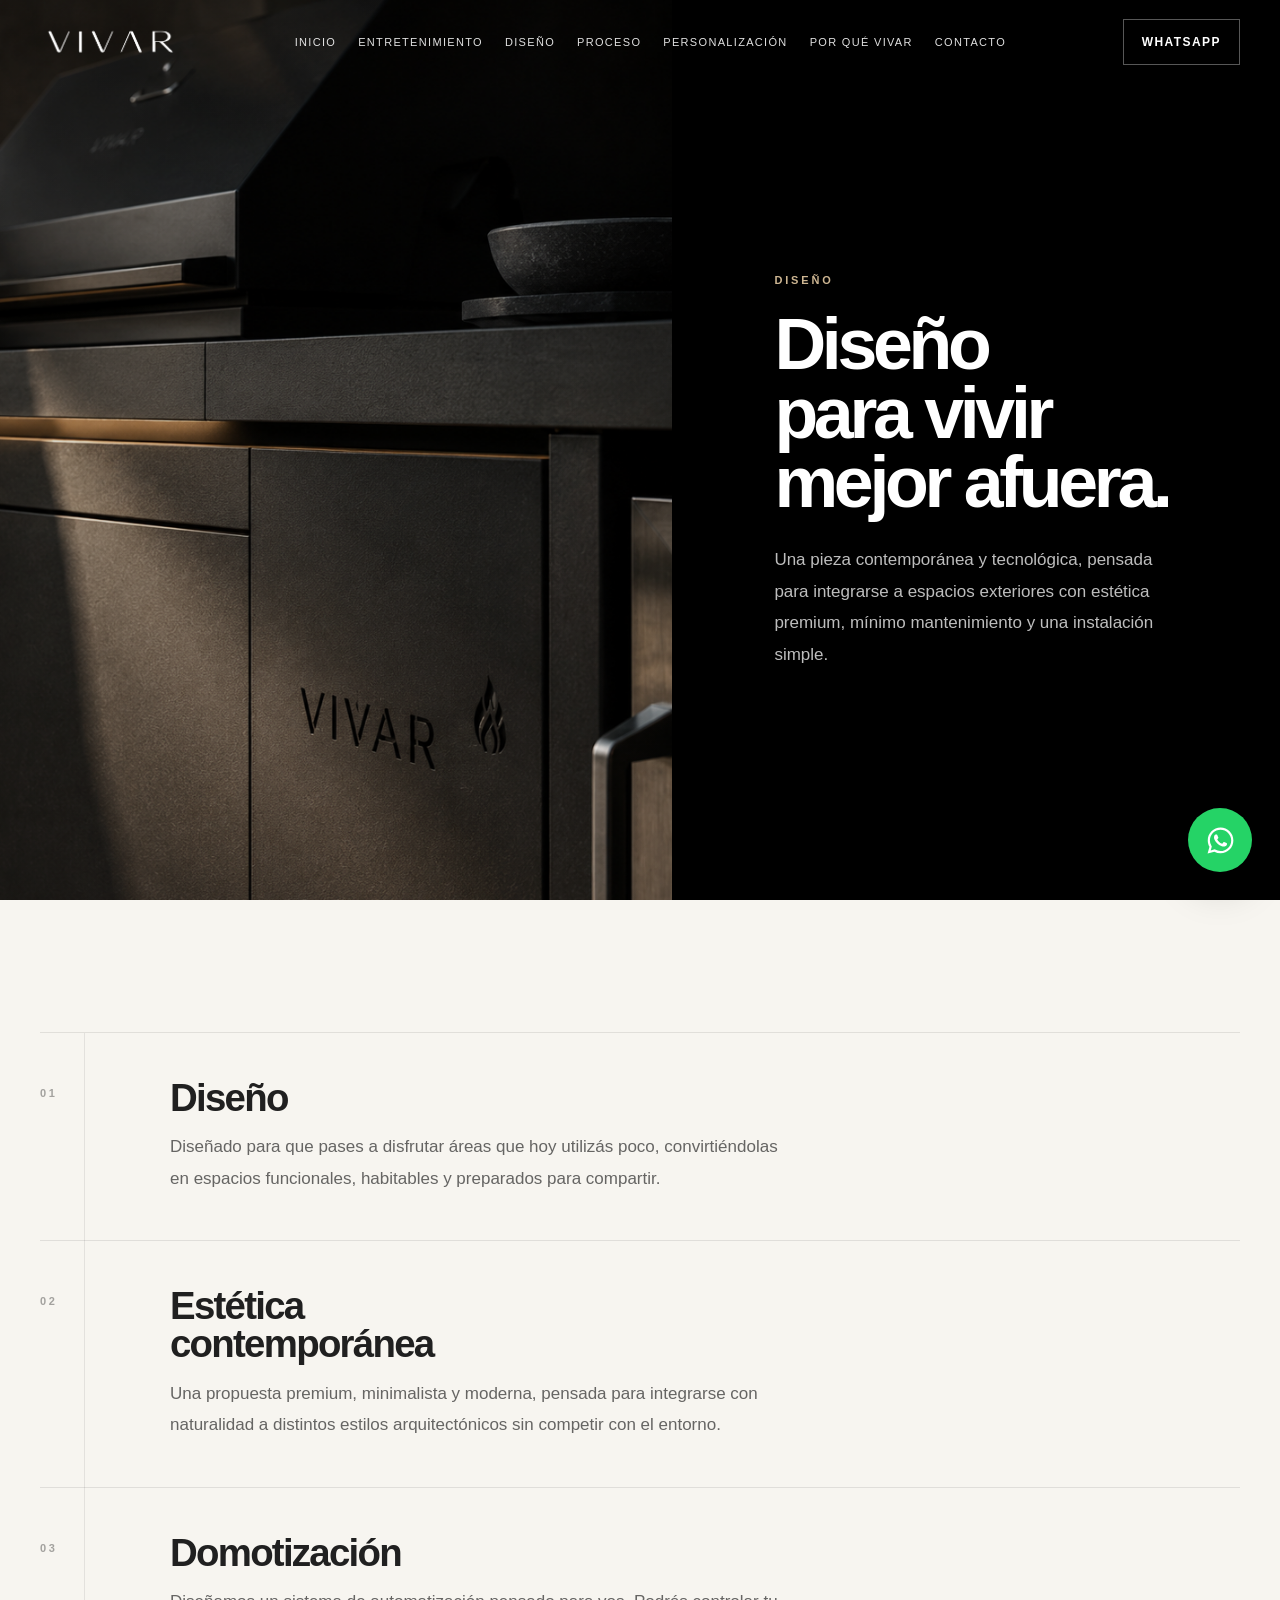
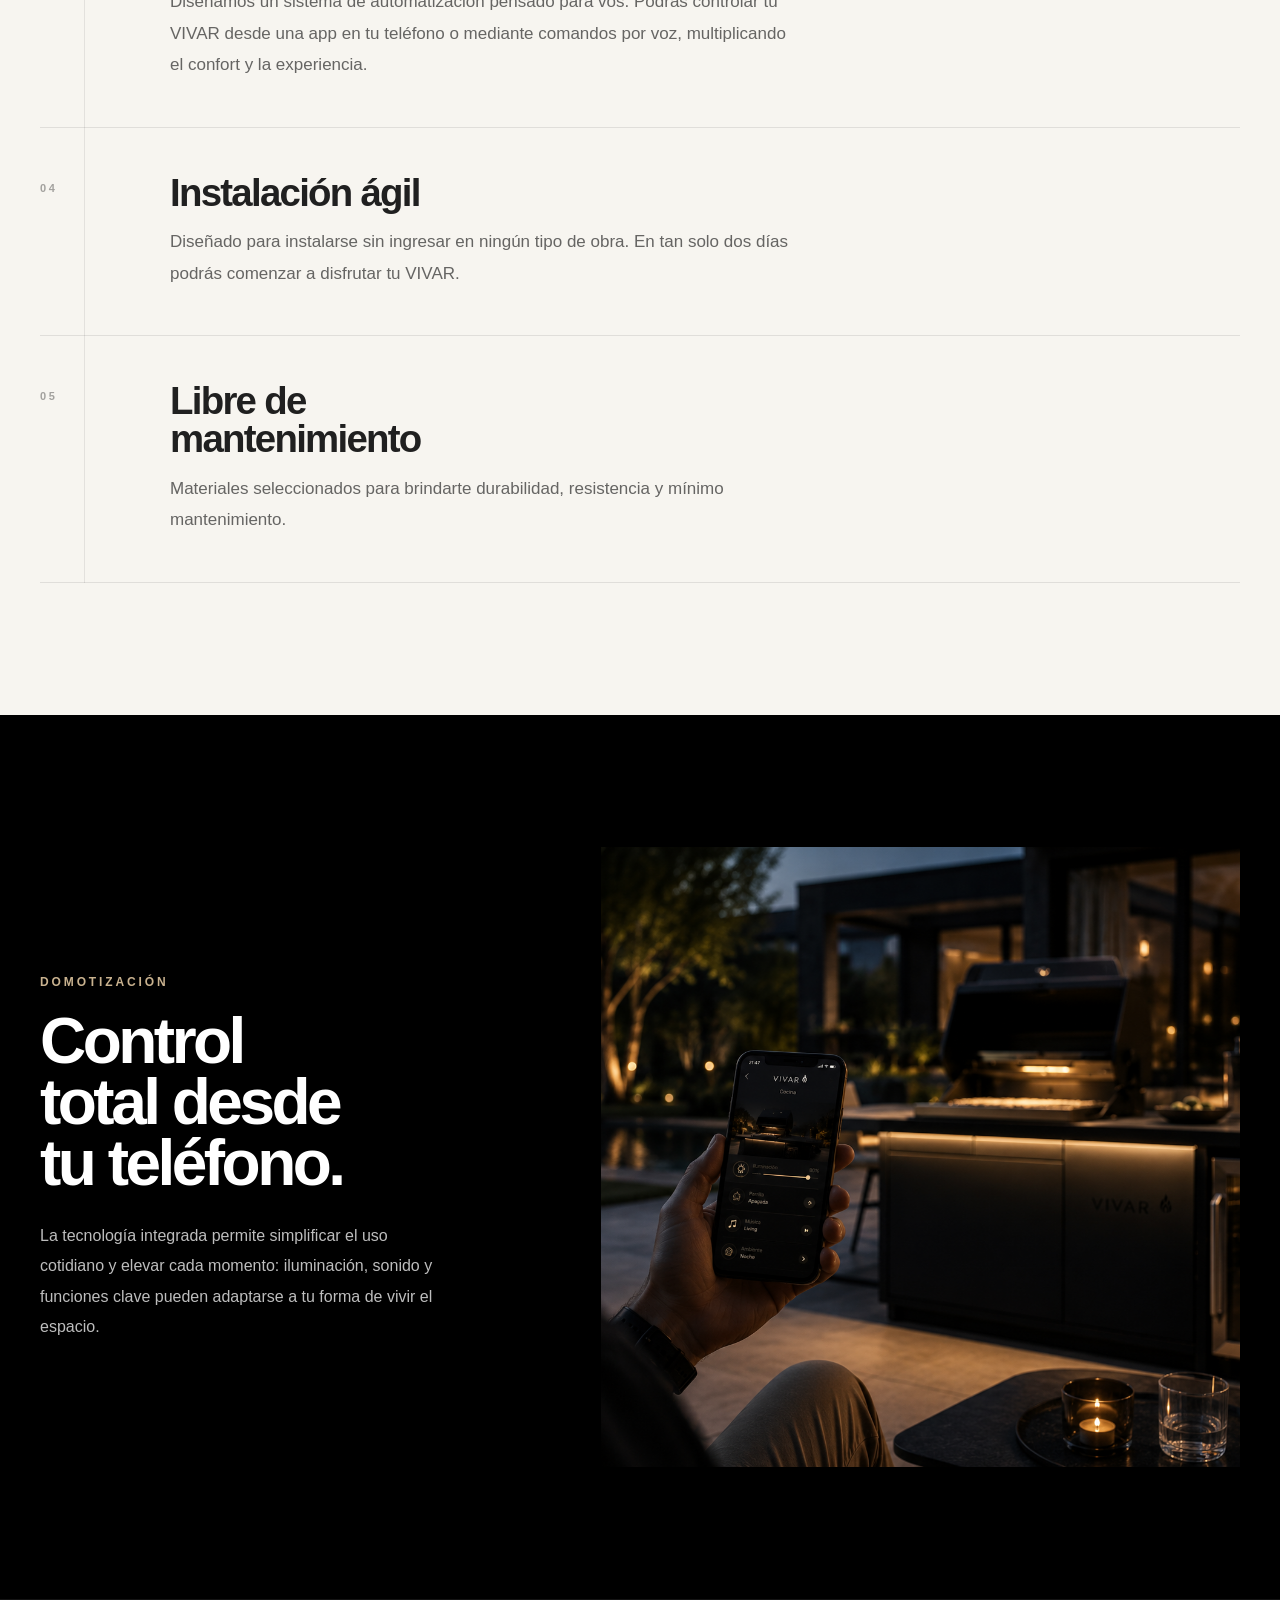
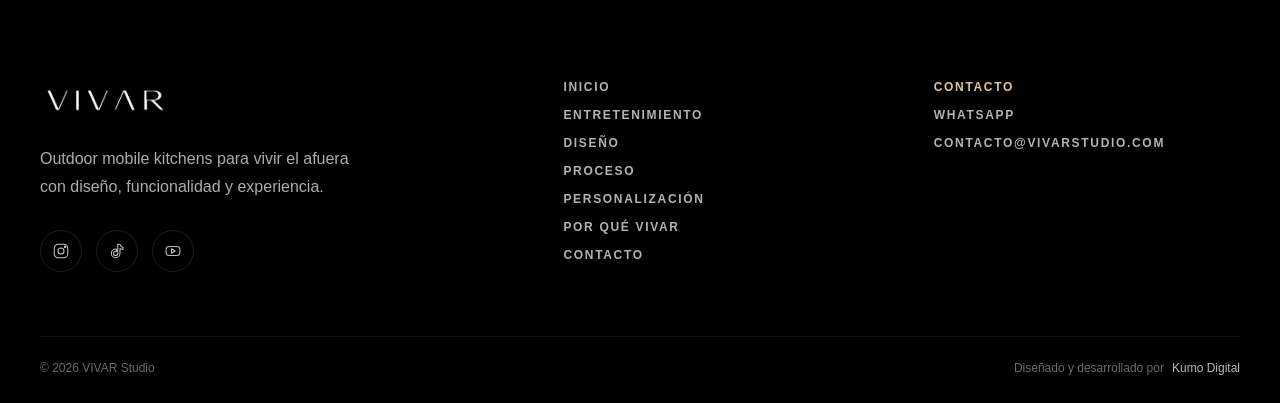
<file: diseno.html>
<!DOCTYPE html>
<html lang="es">
<head>
  <meta charset="UTF-8" />
  <meta name="viewport" content="width=device-width, initial-scale=1.0" />
  <title>Diseño | VIVAR Studio</title>

  <link rel="preconnect" href="https://fonts.googleapis.com">
  <link rel="preconnect" href="https://fonts.gstatic.com" crossorigin>
  <link href="https://fonts.googleapis.com/css2?family=Montserrat:wght@300;400;500;600;700&display=swap" rel="stylesheet">

  <link rel="stylesheet" href="styles.css" />
</head>

<body>

<header class="site-header" id="siteHeader">
  <div class="container site-header__inner">
    <a href="index.html" class="site-brand" aria-label="VIVAR Studio">
      <img
        id="siteLogo"
        src="img/logo.png"
        alt="VIVAR Studio"
        data-logo-light="img/logo.png"
        data-logo-dark="img/logo-negro.png"
      />
    </a>

    <nav class="site-nav" aria-label="Navegación principal">
      <a href="index.html">Inicio</a>
      <a href="entretenimiento.html">Entretenimiento</a>
      <a href="diseno.html">Diseño</a>
      <a href="proceso-instalacion.html">Proceso</a>
      <a href="personalizacion.html">Personalización</a>
      <a href="por-que-vivar.html">Por qué VIVAR</a>
      <a href="contacto.html">Contacto</a>
    </nav>

    <a href="https://wa.me/5490000000000" class="header-cta" target="_blank" rel="noopener noreferrer">
      WhatsApp
    </a>

    <button class="menu-toggle" id="menuToggle" aria-label="Abrir menú" aria-expanded="false">
      <span></span>
      <span></span>
    </button>
  </div>

  <div class="mobile-menu" id="mobileMenu">
    <a href="index.html">Inicio</a>
    <a href="entretenimiento.html">Entretenimiento</a>
    <a href="diseno.html">Diseño</a>
    <a href="proceso-instalacion.html">Proceso</a>
    <a href="personalizacion.html">Personalización</a>
    <a href="por-que-vivar.html">Por qué VIVAR</a>
    <a href="contacto.html">Contacto</a>
    <a href="https://wa.me/5490000000000" target="_blank" rel="noopener noreferrer">WhatsApp</a>
  </div>
</header>

<main>

  <section class="design-showcase reveal">
    <div class="design-showcase__image">
      <img src="img/diseno-materialidad.png" alt="Materialidad premium VIVAR" />
    </div>

    <div class="design-showcase__overlay"></div>

    <div class="design-showcase__content">
      <span>Diseño</span>
      <h1>Diseño para vivir mejor afuera.</h1>
      <p>
        Una pieza contemporánea y tecnológica, pensada para integrarse a espacios exteriores con estética premium, mínimo mantenimiento y una instalación simple.
      </p>
    </div>
  </section>

  <section class="section section--gray design-features reveal">
    <div class="container">
      <div class="design-feature-list design-feature-list--illuminated">

        <article class="design-feature-item reveal">
          <span>01</span>
          <div>
            <h3>Diseño</h3>
            <p>
              Diseñado para que pases a disfrutar áreas que hoy utilizás poco, convirtiéndolas en espacios funcionales, habitables y preparados para compartir.
            </p>
          </div>
        </article>

        <article class="design-feature-item reveal">
          <span>02</span>
          <div>
            <h3>Estética contemporánea</h3>
            <p>
              Una propuesta premium, minimalista y moderna, pensada para integrarse con naturalidad a distintos estilos arquitectónicos sin competir con el entorno.
            </p>
          </div>
        </article>

        <article class="design-feature-item reveal">
          <span>03</span>
          <div>
            <h3>Domotización</h3>
            <p>
              Diseñamos un sistema de automatización pensado para vos. Podrás controlar tu VIVAR desde una app en tu teléfono o mediante comandos por voz, multiplicando el confort y la experiencia.
            </p>
          </div>
        </article>

        <article class="design-feature-item reveal">
          <span>04</span>
          <div>
            <h3>Instalación ágil</h3>
            <p>
              Diseñado para instalarse sin ingresar en ningún tipo de obra. En tan solo dos días podrás comenzar a disfrutar tu VIVAR.
            </p>
          </div>
        </article>

        <article class="design-feature-item reveal">
          <span>05</span>
          <div>
            <h3>Libre de mantenimiento</h3>
            <p>
              Materiales seleccionados para brindarte durabilidad, resistencia y mínimo mantenimiento.
            </p>
          </div>
        </article>

      </div>
    </div>
  </section>

  <section class="design-automation reveal">
    <div class="container design-automation__inner">
      <div class="design-automation__copy">
        <span class="section-kicker">Domotización</span>
        <h2>Control total desde tu teléfono.</h2>
        <p>
          La tecnología integrada permite simplificar el uso cotidiano y elevar cada momento: iluminación, sonido y funciones clave pueden adaptarse a tu forma de vivir el espacio.
        </p>
      </div>

      <div class="design-automation__visual">
        <img src="img/diseno-domotica.png" alt="Domotización VIVAR desde aplicación móvil" />
      </div>
    </div>
  </section>

</main>

<footer class="site-footer">
  <div class="container site-footer__inner">

    <div class="site-footer__brand">
      <img src="img/logo.png" alt="VIVAR Studio" />

      <p>
        Outdoor mobile kitchens para vivir el afuera con diseño,
        funcionalidad y experiencia.
      </p>

      <!-- REDES -->
      <div class="site-footer__social">

        <a href="https://www.instagram.com/vivar.ar/" target="_blank" aria-label="Instagram">
          <svg viewBox="0 0 24 24" fill="none">
            <rect x="3" y="3" width="18" height="18" rx="5"></rect>
            <circle cx="12" cy="12" r="4"></circle>
            <circle cx="17.5" cy="6.5" r="1"></circle>
          </svg>
        </a>

        <a href="#" target="_blank" aria-label="TikTok">
          <svg viewBox="0 0 24 24" fill="none">
            <path d="M16 3C16.4 5 17.8 6.6 20 7V10C18.5 10 17.2 9.5 16 8.6V15.2C16 18.4 13.4 21 10.2 21C7 21 4.4 18.4 4.4 15.2C4.4 12 7 9.4 10.2 9.4C10.6 9.4 11 9.4 11.4 9.6V12.6C11 12.4 10.6 12.4 10.2 12.4C8.6 12.4 7.4 13.6 7.4 15.2C7.4 16.8 8.6 18 10.2 18C11.8 18 13 16.8 13 15.2V3H16Z"></path>
          </svg>
        </a>

        <a href="#" target="_blank" aria-label="YouTube">
          <svg viewBox="0 0 24 24" fill="none">
            <path d="M21 8.5C20.8 7.4 19.9 6.5 18.8 6.3C17.2 6 12 6 12 6C12 6 6.8 6 5.2 6.3C4.1 6.5 3.2 7.4 3 8.5C2.7 10.1 2.7 13.9 3 15.5C3.2 16.6 4.1 17.5 5.2 17.7C6.8 18 12 18 12 18C12 18 17.2 18 18.8 17.7C19.9 17.5 20.8 16.6 21 15.5C21.3 13.9 21.3 10.1 21 8.5Z"></path>
            <path d="M10 15L15 12L10 9V15Z"></path>
          </svg>
        </a>

      </div>
    </div>

    <div class="site-footer__nav">
      <a href="index.html">Inicio</a>
      <a href="entretenimiento.html">Entretenimiento</a>
      <a href="diseno.html">Diseño</a>
      <a href="proceso-instalacion.html">Proceso</a>
      <a href="personalizacion.html">Personalización</a>
      <a href="por-que-vivar.html">Por qué VIVAR</a>
      <a href="contacto.html">Contacto</a>
    </div>

    <div class="site-footer__contact">
      <span>Contacto</span>

      <a href="https://wa.me/5490000000000" target="_blank" rel="noopener noreferrer">
        WhatsApp
      </a>

      <a href="mailto:contacto@vivarstudio.com">
        contacto@vivarstudio.com
      </a>
    </div>

  </div>

  <div class="container site-footer__bottom">

    <span>© 2026 VIVAR Studio</span>

    <div class="site-footer__credits">
      <span>Diseñado y desarrollado por</span>

      <a href="https://kumodigital.website/" target="_blank" rel="noopener noreferrer">
        Kumo Digital
      </a>
    </div>

  </div>
</footer>

<a 
  href="https://wa.me/5490000000000" 
  class="whatsapp-float" 
  target="_blank" 
  rel="noopener noreferrer"
  aria-label="Hablar por WhatsApp"
>
  <svg viewBox="0 0 24 24" aria-hidden="true">
    <path d="M12.04 2C6.58 2 2.13 6.45 2.13 11.91c0 1.75.46 3.46 1.34 4.97L2 22l5.25-1.38a9.9 9.9 0 0 0 4.79 1.22h.01c5.46 0 9.91-4.45 9.91-9.91C21.96 6.45 17.51 2 12.04 2Zm0 18.16h-.01a8.2 8.2 0 0 1-4.18-1.15l-.3-.18-3.12.82.83-3.04-.2-.31a8.18 8.18 0 0 1-1.25-4.39c0-4.53 3.69-8.22 8.23-8.22 2.2 0 4.26.86 5.82 2.41a8.18 8.18 0 0 1 2.41 5.82c0 4.54-3.69 8.24-8.23 8.24Zm4.52-6.16c-.25-.12-1.47-.72-1.7-.81-.23-.08-.39-.12-.56.13-.17.25-.64.81-.79.97-.15.17-.29.19-.54.06-.25-.12-1.05-.39-2-1.23-.74-.66-1.24-1.47-1.38-1.72-.15-.25-.02-.38.11-.51.11-.11.25-.29.37-.43.12-.15.17-.25.25-.42.08-.17.04-.31-.02-.43-.06-.12-.56-1.35-.77-1.85-.2-.48-.41-.42-.56-.43h-.48c-.17 0-.43.06-.66.31-.23.25-.87.85-.87 2.08 0 1.23.89 2.42 1.02 2.59.12.17 1.75 2.67 4.24 3.74.59.25 1.05.41 1.41.52.59.19 1.13.16 1.56.1.48-.07 1.47-.6 1.68-1.18.21-.58.21-1.08.15-1.18-.06-.11-.23-.17-.48-.29Z"/>
  </svg>
</a>

<script src="script.js"></script>
</body>
</html>
</file>
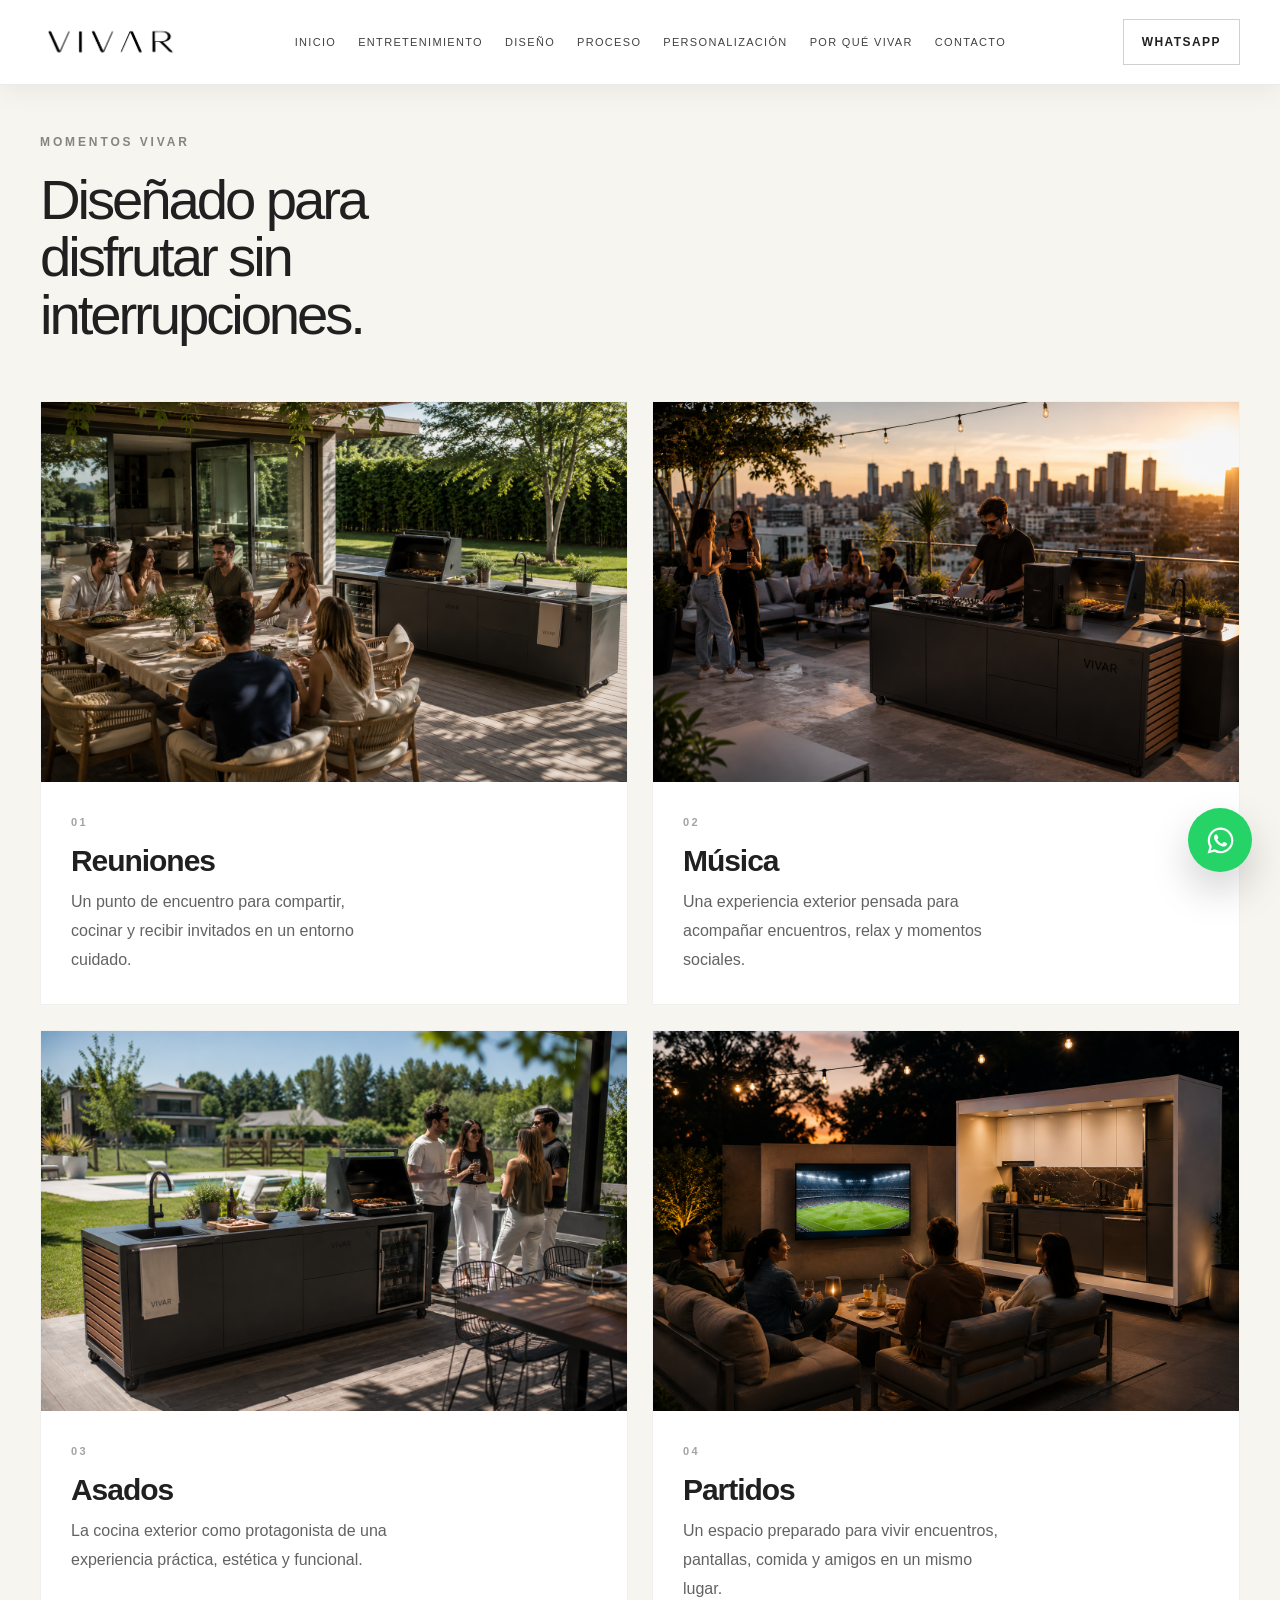
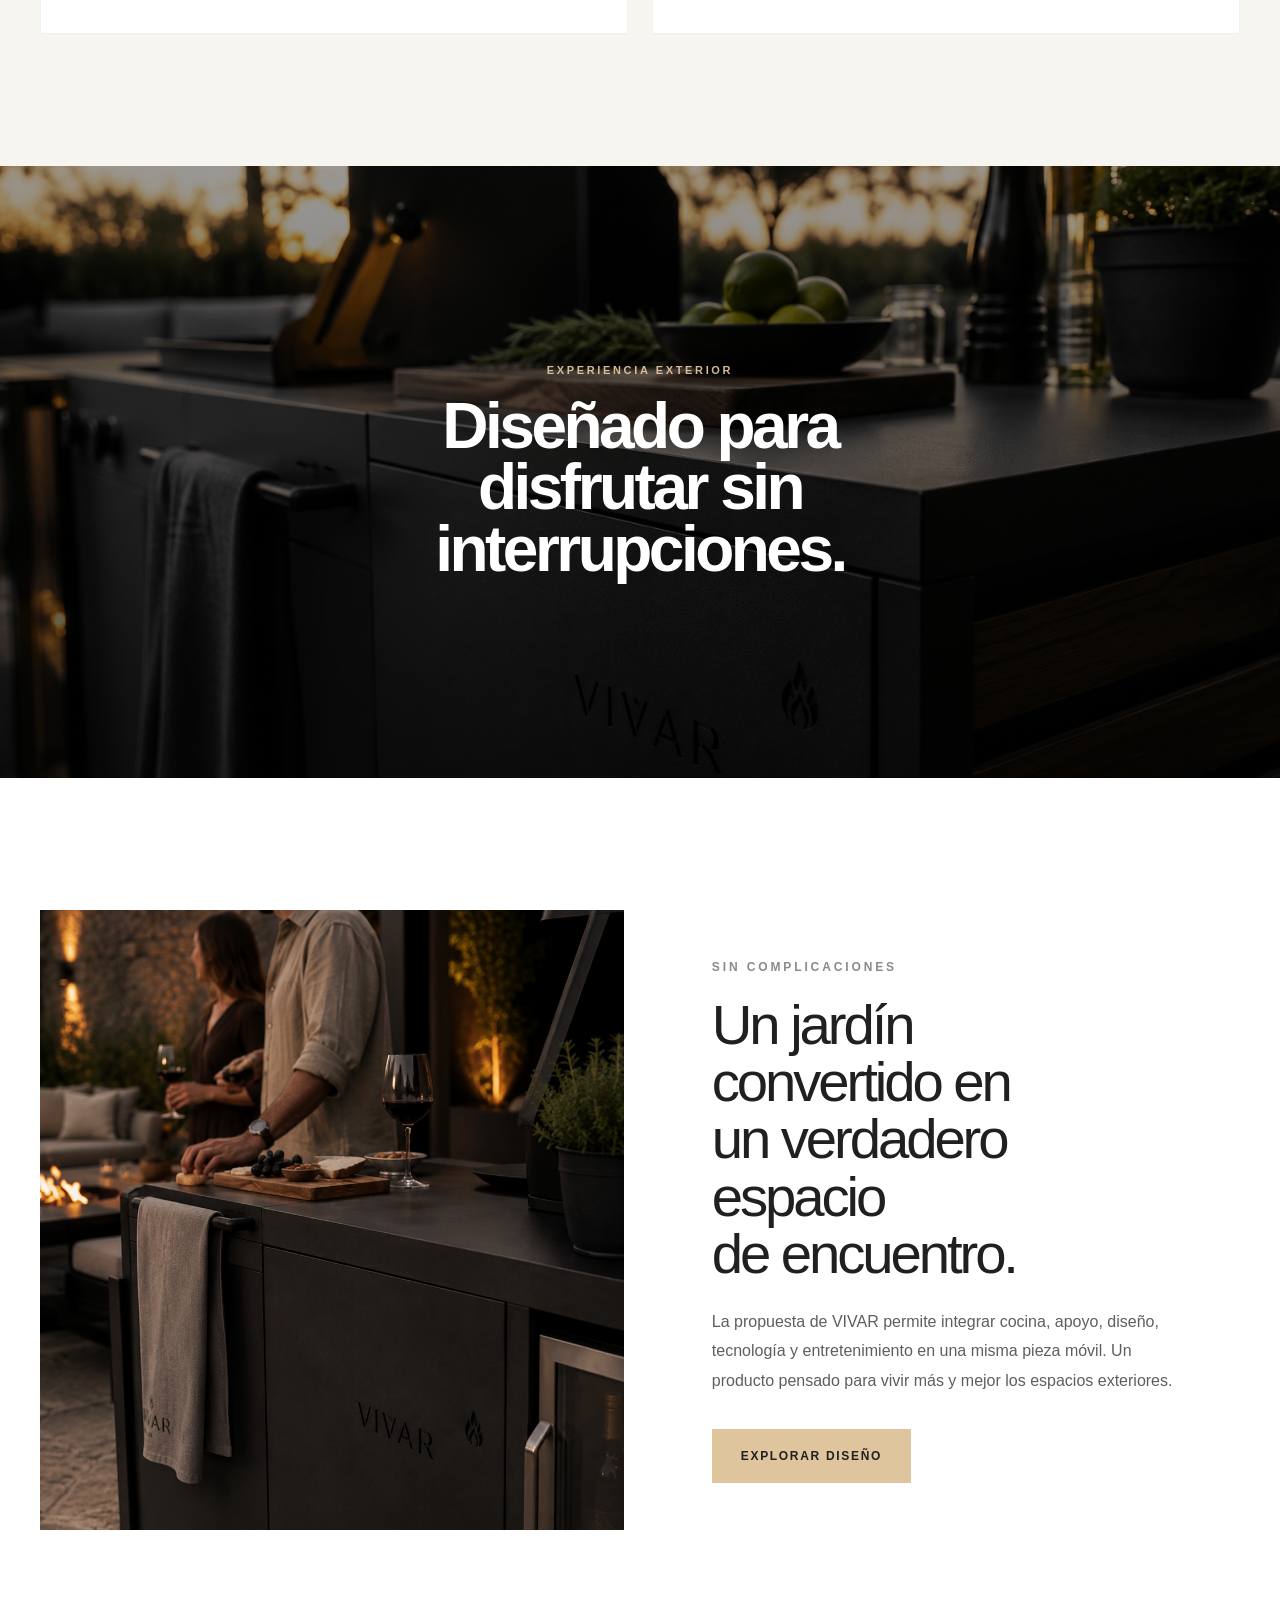
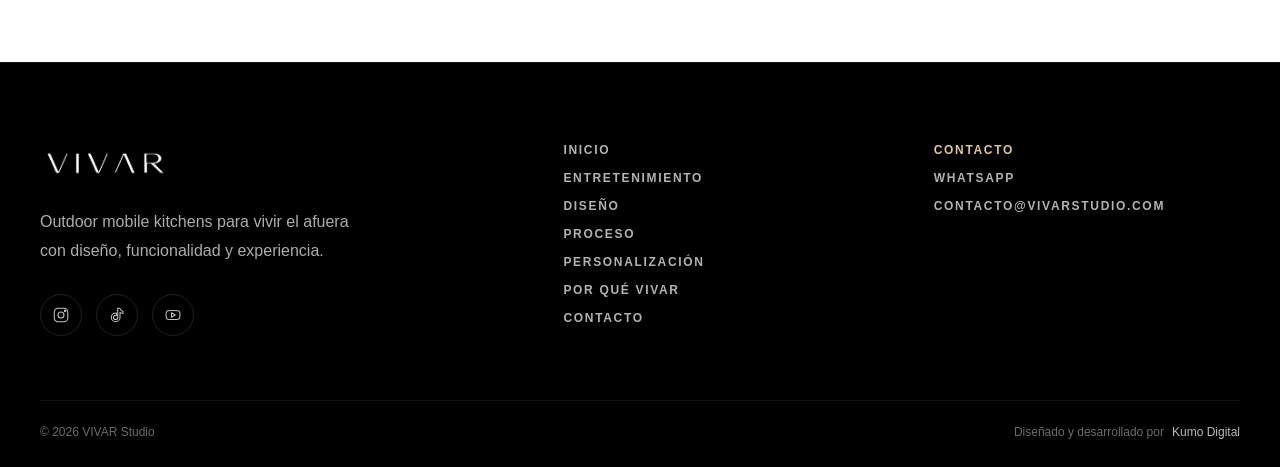
<file: entretenimiento.html>
<!DOCTYPE html>
<html lang="es">
<head>
  <meta charset="UTF-8" />
  <meta name="viewport" content="width=device-width, initial-scale=1.0" />
  <title>Entretenimiento | VIVAR Studio</title>

  <link rel="preconnect" href="https://fonts.googleapis.com">
  <link rel="preconnect" href="https://fonts.gstatic.com" crossorigin>
  <link href="https://fonts.googleapis.com/css2?family=Montserrat:wght@300;400;500;600;700&display=swap" rel="stylesheet">

  <link rel="stylesheet" href="styles.css" />
</head>

<body>

<header class="site-header site-header--solid" id="siteHeader">
  <div class="container site-header__inner">
    <a href="index.html" class="site-brand" aria-label="VIVAR Studio">
      <img
        id="siteLogo"
        src="img/logo-negro.png"
        alt="VIVAR Studio"
        data-logo-light="img/logo.png"
        data-logo-dark="img/logo-negro.png"
      />
    </a>

    <nav class="site-nav" aria-label="Navegación principal">
      <a href="index.html">Inicio</a>
      <a href="entretenimiento.html">Entretenimiento</a>
      <a href="diseno.html">Diseño</a>
      <a href="proceso.html">Proceso</a>
      <a href="personalizacion.html">Personalización</a>
      <a href="por-que-vivar.html">Por qué VIVAR</a>
      <a href="contacto.html">Contacto</a>
    </nav>

    <a href="https://wa.me/5490000000000" class="header-cta" target="_blank" rel="noopener noreferrer">
      WhatsApp
    </a>

    <button class="menu-toggle" id="menuToggle" aria-label="Abrir menú" aria-expanded="false">
      <span></span>
      <span></span>
    </button>
  </div>

  <div class="mobile-menu" id="mobileMenu">
    <a href="index.html">Inicio</a>
    <a href="entretenimiento.html">Entretenimiento</a>
    <a href="diseno.html">Diseño</a>
    <a href="proceso.html">Proceso</a>
    <a href="personalizacion.html">Personalización</a>
    <a href="por-que-vivar.html">Por qué VIVAR</a>
    <a href="contacto.html">Contacto</a>
    <a href="https://wa.me/5490000000000" target="_blank" rel="noopener noreferrer">WhatsApp</a>
  </div>
</header>

<main>


  <section class="section section--gray entertainment-moments reveal">
    <div class="container">
      <div class="section-head">
        <span class="section-kicker section-kicker--dark">Momentos VIVAR</span>
        <h2 class="section-title">Diseñado para disfrutar sin interrupciones.</h2>
      </div>

      <div class="moments-grid">

        <article class="moment-card reveal">
          <img src="img/uso-reuniones.png" alt="Reuniones al aire libre con VIVAR" />
          <div>
            <span>01</span>
            <h3>Reuniones</h3>
            <p>Un punto de encuentro para compartir, cocinar y recibir invitados en un entorno cuidado.</p>
          </div>
        </article>

        <article class="moment-card reveal">
          <img src="img/uso-musica.png" alt="Música y entretenimiento exterior con VIVAR" />
          <div>
            <span>02</span>
            <h3>Música</h3>
            <p>Una experiencia exterior pensada para acompañar encuentros, relax y momentos sociales.</p>
          </div>
        </article>

        <article class="moment-card reveal">
          <img src="img/uso-asado.png" alt="Asado y cocina exterior con VIVAR" />
          <div>
            <span>03</span>
            <h3>Asados</h3>
            <p>La cocina exterior como protagonista de una experiencia práctica, estética y funcional.</p>
          </div>
        </article>

        <article class="moment-card reveal">
          <img src="img/uso-partido.webp" alt="Partidos y entretenimiento exterior con VIVAR" />
          <div>
            <span>04</span>
            <h3>Partidos</h3>
            <p>Un espacio preparado para vivir encuentros, pantallas, comida y amigos en un mismo lugar.</p>
          </div>
        </article>

      </div>
    </div>
  </section>

  <section class="entertainment-band reveal">
    <img src="img/entretenimiento-band.png" alt="Experiencia social exterior VIVAR" />
    <div class="entertainment-band__overlay"></div>

    <div class="entertainment-band__content">
      <span>Experiencia exterior</span>
      <h2>Diseñado para disfrutar sin interrupciones.</h2>
    </div>
  </section>

  <section class="section section--white entertainment-split reveal">
    <div class="container entertainment-split__inner">
      <div class="entertainment-split__image">
        <img src="img/entretenimiento-detail.png" alt="Detalle de outdoor mobile kitchen VIVAR" />
      </div>

      <div class="entertainment-split__copy">
        <span class="section-kicker section-kicker--dark">Sin complicaciones</span>
        <h2 class="section-title">Un jardín convertido en un verdadero espacio de encuentro.</h2>
        <p>
          La propuesta de VIVAR permite integrar cocina, apoyo, diseño, tecnología y entretenimiento en una misma pieza móvil. Un producto pensado para vivir más y mejor los espacios exteriores.
        </p>

        <a href="diseno.html" class="btn btn--primary">
          Explorar diseño
        </a>
      </div>
    </div>
  </section>

</main>

<footer class="site-footer">
  <div class="container site-footer__inner">

    <div class="site-footer__brand">
      <img src="img/logo.png" alt="VIVAR Studio" />

      <p>
        Outdoor mobile kitchens para vivir el afuera con diseño,
        funcionalidad y experiencia.
      </p>

      <!-- REDES -->
      <div class="site-footer__social">

        <a href="https://www.instagram.com/vivar.ar/" target="_blank" aria-label="Instagram">
          <svg viewBox="0 0 24 24" fill="none">
            <rect x="3" y="3" width="18" height="18" rx="5"></rect>
            <circle cx="12" cy="12" r="4"></circle>
            <circle cx="17.5" cy="6.5" r="1"></circle>
          </svg>
        </a>

        <a href="#" target="_blank" aria-label="TikTok">
          <svg viewBox="0 0 24 24" fill="none">
            <path d="M16 3C16.4 5 17.8 6.6 20 7V10C18.5 10 17.2 9.5 16 8.6V15.2C16 18.4 13.4 21 10.2 21C7 21 4.4 18.4 4.4 15.2C4.4 12 7 9.4 10.2 9.4C10.6 9.4 11 9.4 11.4 9.6V12.6C11 12.4 10.6 12.4 10.2 12.4C8.6 12.4 7.4 13.6 7.4 15.2C7.4 16.8 8.6 18 10.2 18C11.8 18 13 16.8 13 15.2V3H16Z"></path>
          </svg>
        </a>

        <a href="#" target="_blank" aria-label="YouTube">
          <svg viewBox="0 0 24 24" fill="none">
            <path d="M21 8.5C20.8 7.4 19.9 6.5 18.8 6.3C17.2 6 12 6 12 6C12 6 6.8 6 5.2 6.3C4.1 6.5 3.2 7.4 3 8.5C2.7 10.1 2.7 13.9 3 15.5C3.2 16.6 4.1 17.5 5.2 17.7C6.8 18 12 18 12 18C12 18 17.2 18 18.8 17.7C19.9 17.5 20.8 16.6 21 15.5C21.3 13.9 21.3 10.1 21 8.5Z"></path>
            <path d="M10 15L15 12L10 9V15Z"></path>
          </svg>
        </a>

      </div>
    </div>

    <div class="site-footer__nav">
      <a href="index.html">Inicio</a>
      <a href="entretenimiento.html">Entretenimiento</a>
      <a href="diseno.html">Diseño</a>
      <a href="proceso-instalacion.html">Proceso</a>
      <a href="personalizacion.html">Personalización</a>
      <a href="por-que-vivar.html">Por qué VIVAR</a>
      <a href="contacto.html">Contacto</a>
    </div>

    <div class="site-footer__contact">
      <span>Contacto</span>

      <a href="https://wa.me/5490000000000" target="_blank" rel="noopener noreferrer">
        WhatsApp
      </a>

      <a href="mailto:contacto@vivarstudio.com">
        contacto@vivarstudio.com
      </a>
    </div>

  </div>

  <div class="container site-footer__bottom">

    <span>© 2026 VIVAR Studio</span>

    <div class="site-footer__credits">
      <span>Diseñado y desarrollado por</span>

      <a href="https://kumodigital.website/" target="_blank" rel="noopener noreferrer">
        Kumo Digital
      </a>
    </div>

  </div>
</footer>

<a 
  href="https://wa.me/5490000000000" 
  class="whatsapp-float" 
  target="_blank" 
  rel="noopener noreferrer"
  aria-label="Hablar por WhatsApp"
>
  <svg viewBox="0 0 24 24" aria-hidden="true">
    <path d="M12.04 2C6.58 2 2.13 6.45 2.13 11.91c0 1.75.46 3.46 1.34 4.97L2 22l5.25-1.38a9.9 9.9 0 0 0 4.79 1.22h.01c5.46 0 9.91-4.45 9.91-9.91C21.96 6.45 17.51 2 12.04 2Zm0 18.16h-.01a8.2 8.2 0 0 1-4.18-1.15l-.3-.18-3.12.82.83-3.04-.2-.31a8.18 8.18 0 0 1-1.25-4.39c0-4.53 3.69-8.22 8.23-8.22 2.2 0 4.26.86 5.82 2.41a8.18 8.18 0 0 1 2.41 5.82c0 4.54-3.69 8.24-8.23 8.24Zm4.52-6.16c-.25-.12-1.47-.72-1.7-.81-.23-.08-.39-.12-.56.13-.17.25-.64.81-.79.97-.15.17-.29.19-.54.06-.25-.12-1.05-.39-2-1.23-.74-.66-1.24-1.47-1.38-1.72-.15-.25-.02-.38.11-.51.11-.11.25-.29.37-.43.12-.15.17-.25.25-.42.08-.17.04-.31-.02-.43-.06-.12-.56-1.35-.77-1.85-.2-.48-.41-.42-.56-.43h-.48c-.17 0-.43.06-.66.31-.23.25-.87.85-.87 2.08 0 1.23.89 2.42 1.02 2.59.12.17 1.75 2.67 4.24 3.74.59.25 1.05.41 1.41.52.59.19 1.13.16 1.56.1.48-.07 1.47-.6 1.68-1.18.21-.58.21-1.08.15-1.18-.06-.11-.23-.17-.48-.29Z"/>
  </svg>
</a>

<script src="script.js"></script>
</body>
</html>
</file>
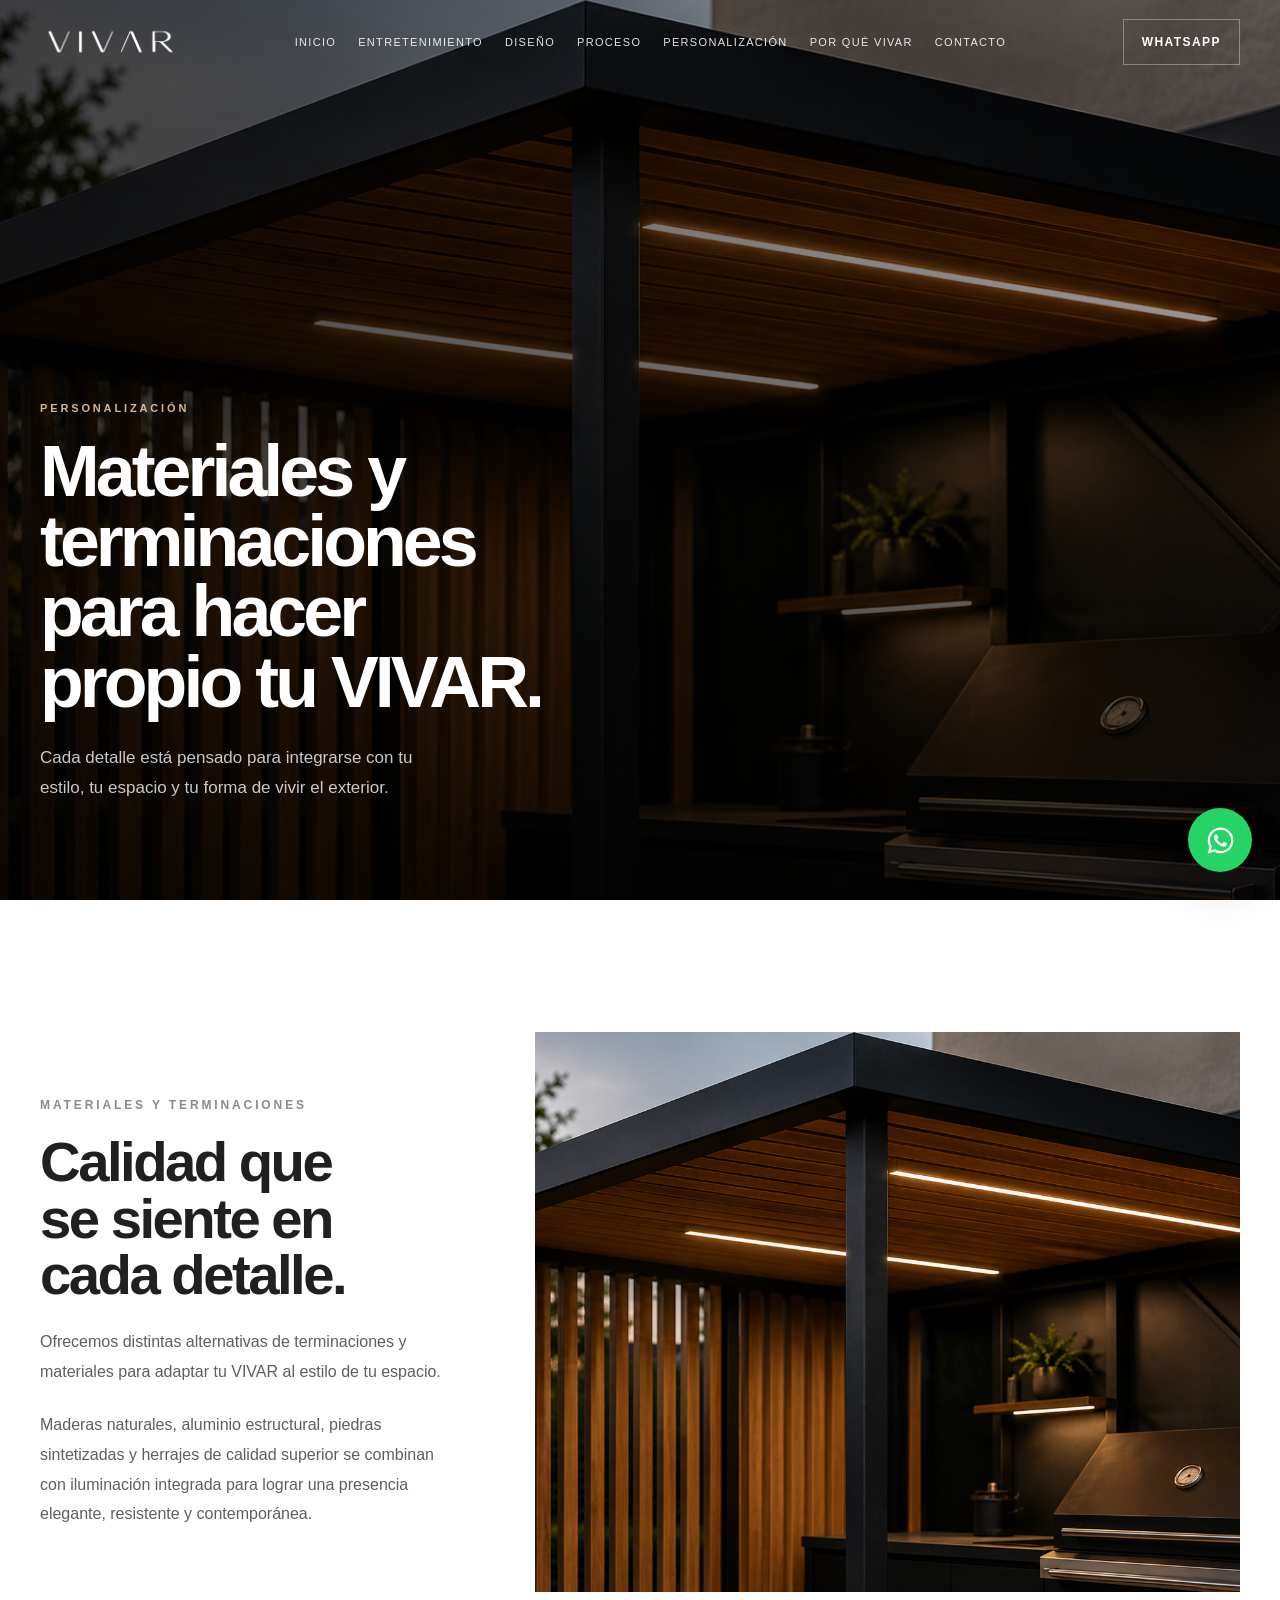
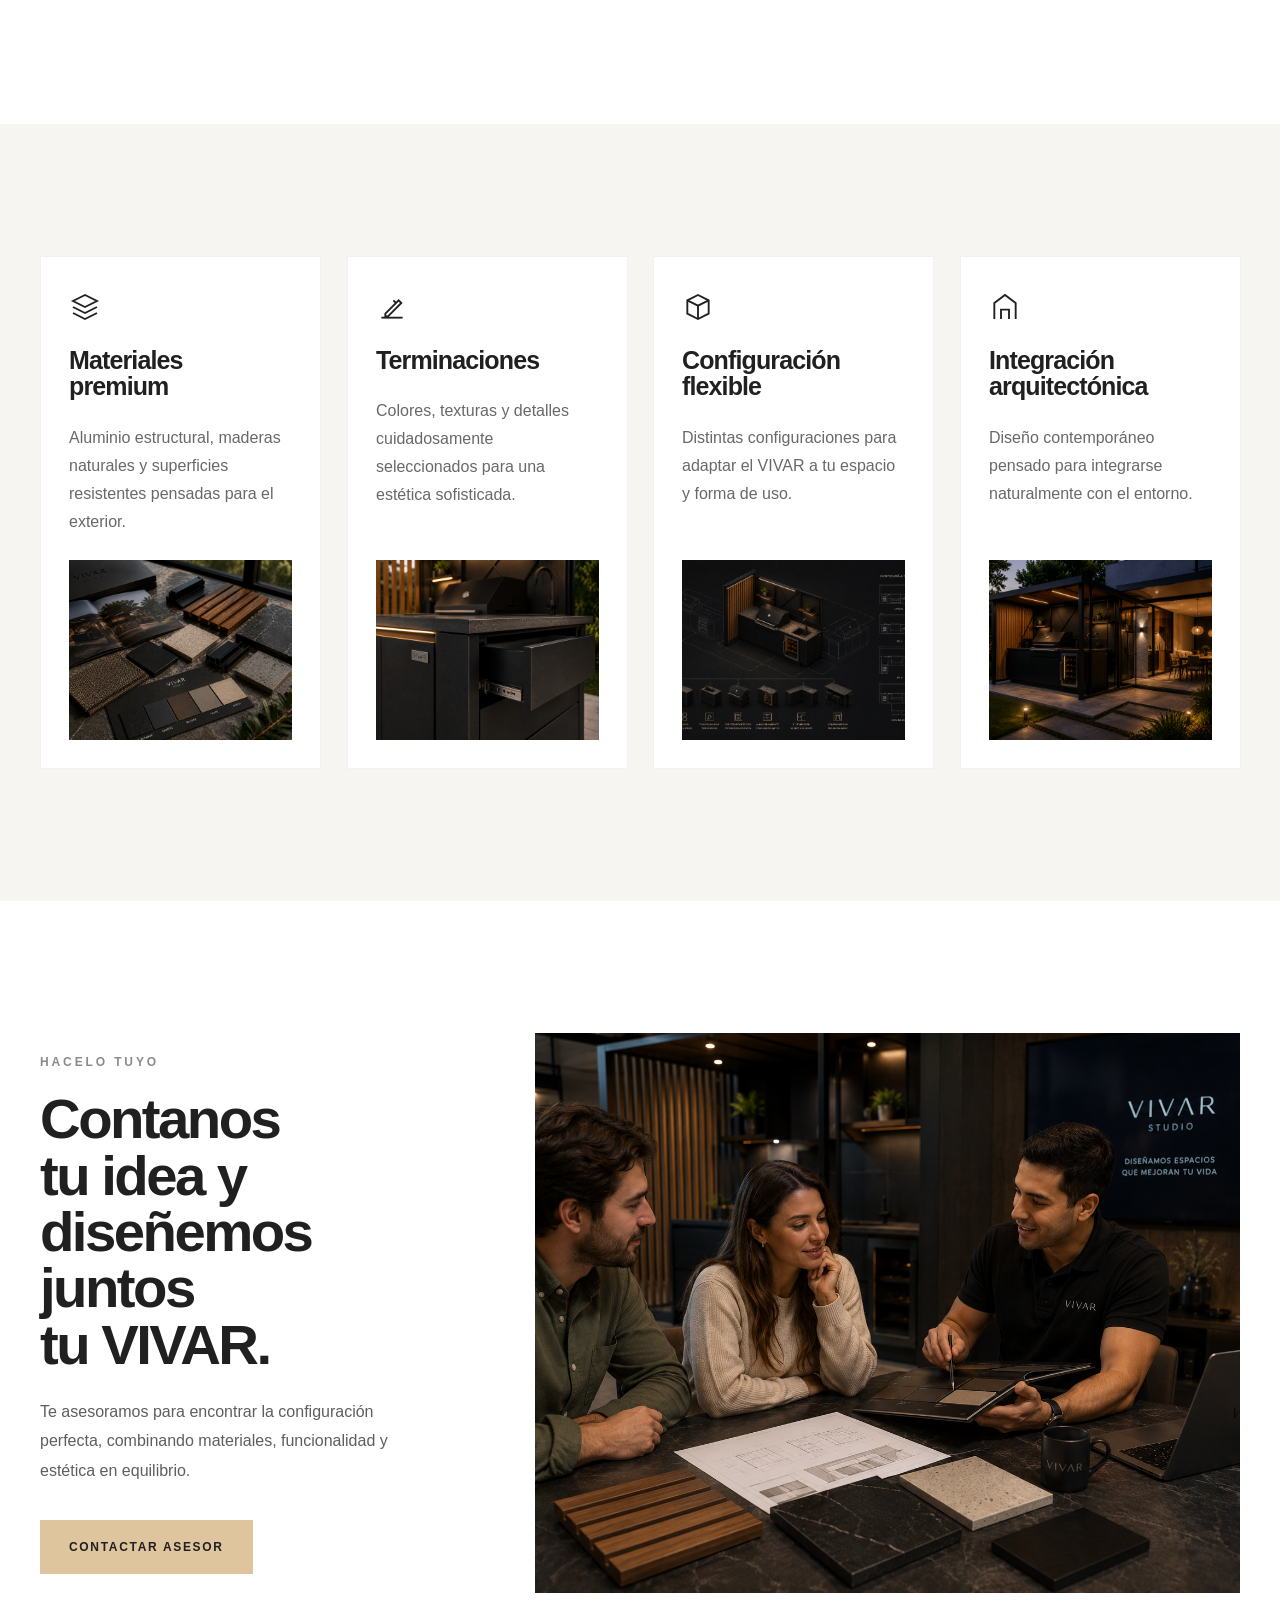
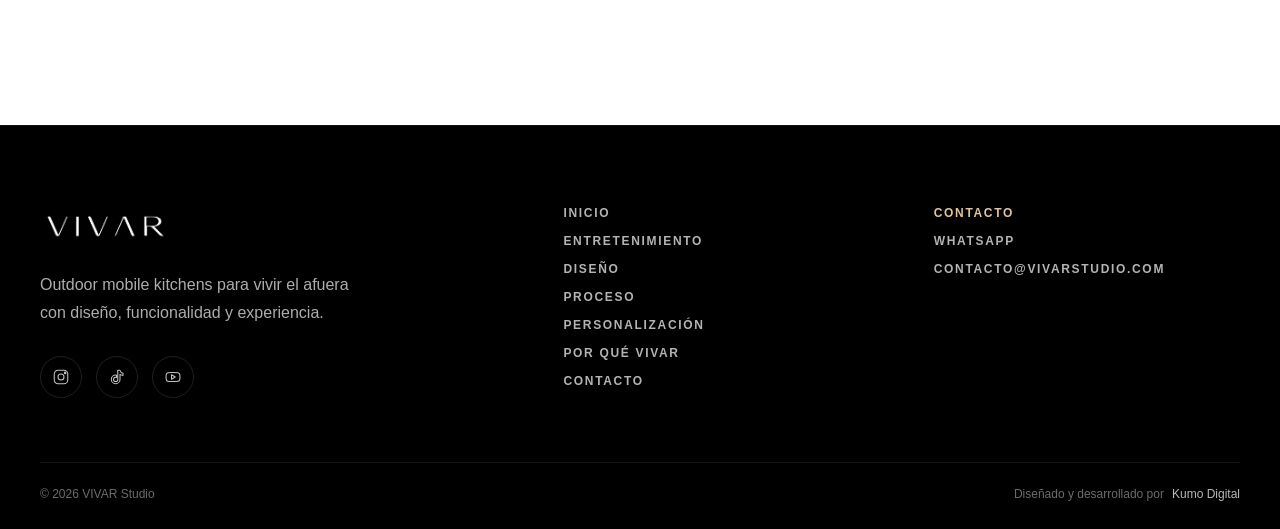
<file: personalizacion.html>
<!DOCTYPE html>
<html lang="es">
<head>
  <meta charset="UTF-8" />
  <meta name="viewport" content="width=device-width, initial-scale=1.0" />
  <title>Personalización | VIVAR Studio</title>

  <link rel="preconnect" href="https://fonts.googleapis.com">
  <link rel="preconnect" href="https://fonts.gstatic.com" crossorigin>
  <link href="https://fonts.googleapis.com/css2?family=Montserrat:wght@300;400;500;600;700&display=swap" rel="stylesheet">

  <link rel="stylesheet" href="styles.css" />
</head>

<body>

<header class="site-header" id="siteHeader">
  <div class="container site-header__inner">
    <a href="index.html" class="site-brand" aria-label="VIVAR Studio">
      <img
        id="siteLogo"
        src="img/logo.png"
        alt="VIVAR Studio"
        data-logo-light="img/logo.png"
        data-logo-dark="img/logo-negro.png"
      />
    </a>

    <nav class="site-nav" aria-label="Navegación principal">
      <a href="index.html">Inicio</a>
      <a href="entretenimiento.html">Entretenimiento</a>
      <a href="diseno.html">Diseño</a>
      <a href="proceso-instalacion.html">Proceso</a>
      <a href="personalizacion.html">Personalización</a>
      <a href="por-que-vivar.html">Por qué VIVAR</a>
      <a href="contacto.html">Contacto</a>
    </nav>

    <a href="https://wa.me/5490000000000" class="header-cta" target="_blank" rel="noopener noreferrer">
      WhatsApp
    </a>

    <button class="menu-toggle" id="menuToggle" aria-label="Abrir menú" aria-expanded="false">
      <span></span>
      <span></span>
    </button>
  </div>

  <div class="mobile-menu" id="mobileMenu">
    <a href="index.html">Inicio</a>
    <a href="entretenimiento.html">Entretenimiento</a>
    <a href="diseno.html">Diseño</a>
    <a href="proceso-instalacion.html">Proceso</a>
    <a href="personalizacion.html">Personalización</a>
    <a href="por-que-vivar.html">Por qué VIVAR</a>
    <a href="contacto.html">Contacto</a>
    <a href="https://wa.me/5490000000000" target="_blank" rel="noopener noreferrer">WhatsApp</a>
  </div>
</header>

<main>

  <section class="custom-hero reveal">
    <img src="img/personalizacion-hero.png" alt="Terminaciones y materiales VIVAR" />
    <div class="custom-hero__overlay"></div>

    <div class="container custom-hero__content">
      <span>Personalización</span>
      <h1>Materiales y terminaciones para hacer propio tu VIVAR.</h1>
      <p>
        Cada detalle está pensado para integrarse con tu estilo, tu espacio y tu forma de vivir el exterior.
      </p>
    </div>
  </section>

  <section class="section section--white custom-materials reveal">
    <div class="container custom-materials__inner">

      <div class="custom-materials__copy">
        <span class="section-kicker section-kicker--dark">Materiales y terminaciones</span>
        <h2>Calidad que se siente en cada detalle.</h2>
        <p>
          Ofrecemos distintas alternativas de terminaciones y materiales para adaptar tu VIVAR al estilo de tu espacio.
        </p>
        <p>
          Maderas naturales, aluminio estructural, piedras sintetizadas y herrajes de calidad superior se combinan con iluminación integrada para lograr una presencia elegante, resistente y contemporánea.
        </p>
      </div>

      <div class="custom-materials__image">
        <img src="img/personalizacion-materiales.png" alt="Muestras de materiales y terminaciones VIVAR" />
      </div>

    </div>
  </section>

<section class="section custom-options reveal">
  <div class="container">
    <div class="custom-options__grid">

      <article class="custom-option reveal">
        <div class="custom-option__icon">
          <svg viewBox="0 0 24 24" fill="none">
            <path d="M12 3 3 7.5l9 4.5 9-4.5L12 3Z" stroke="currentColor" stroke-width="1.4"/>
            <path d="M3 12l9 4.5L21 12" stroke="currentColor" stroke-width="1.4"/>
            <path d="M3 16.5 12 21l9-4.5" stroke="currentColor" stroke-width="1.4"/>
          </svg>
        </div>

        <h3>Materiales premium</h3>
        <p>Aluminio estructural, maderas naturales y superficies resistentes pensadas para el exterior.</p>

        <div class="custom-option__image">
          <img src="img/personalizacion-materiales-card.png" alt="Materiales premium VIVAR">
        </div>
      </article>

      <article class="custom-option reveal">
        <div class="custom-option__icon">
          <svg viewBox="0 0 24 24" fill="none">
            <path d="M4 20h16" stroke="currentColor" stroke-width="1.4"/>
            <path d="M7 17 17 7l2 2-10 10H7v-2Z" stroke="currentColor" stroke-width="1.4"/>
            <path d="m15 9-2-2" stroke="currentColor" stroke-width="1.4"/>
          </svg>
        </div>

        <h3>Terminaciones</h3>
        <p>Colores, texturas y detalles cuidadosamente seleccionados para una estética sofisticada.</p>

        <div class="custom-option__image">
          <img src="img/personalizacion-terminaciones.png" alt="Terminaciones VIVAR">
        </div>
      </article>

      <article class="custom-option reveal">
        <div class="custom-option__icon">
          <svg viewBox="0 0 24 24" fill="none">
            <path d="M4 7 12 3l8 4v10l-8 4-8-4V7Z" stroke="currentColor" stroke-width="1.4"/>
            <path d="M12 21V11" stroke="currentColor" stroke-width="1.4"/>
            <path d="m4 7 8 4 8-4" stroke="currentColor" stroke-width="1.4"/>
          </svg>
        </div>

        <h3>Configuración flexible</h3>
        <p>Distintas configuraciones para adaptar el VIVAR a tu espacio y forma de uso.</p>

        <div class="custom-option__image">
          <img src="img/personalizacion-configuracion.png" alt="Configuración VIVAR">
        </div>
      </article>

      <article class="custom-option reveal">
        <div class="custom-option__icon">
          <svg viewBox="0 0 24 24" fill="none">
            <path d="M4 21V9l8-6 8 6v12" stroke="currentColor" stroke-width="1.4"/>
            <path d="M9 21v-7h6v7" stroke="currentColor" stroke-width="1.4"/>
          </svg>
        </div>

        <h3>Integración arquitectónica</h3>
        <p>Diseño contemporáneo pensado para integrarse naturalmente con el entorno.</p>

        <div class="custom-option__image">
          <img src="img/personalizacion-arquitectura.png" alt="Integración arquitectónica VIVAR">
        </div>
      </article>

    </div>
  </div>
</section>

  <section class="custom-closing reveal">
    <div class="container custom-closing__inner">
      <div class="custom-closing__copy">
        <span class="section-kicker">Hacelo tuyo</span>
        <h2>Contanos tu idea y diseñemos juntos tu VIVAR.</h2>
        <p>
          Te asesoramos para encontrar la configuración perfecta, combinando materiales, funcionalidad y estética en equilibrio.
        </p>
        <a href="contacto.html" class="btn btn--primary">Contactar asesor</a>
      </div>

      <div class="custom-closing__image">
        <img src="img/personalizacion-detalle.png" alt="VIVAR personalizado integrado al espacio exterior" />
      </div>
    </div>
  </section>

</main>

<footer class="site-footer">
  <div class="container site-footer__inner">

    <div class="site-footer__brand">
      <img src="img/logo.png" alt="VIVAR Studio" />

      <p>
        Outdoor mobile kitchens para vivir el afuera con diseño,
        funcionalidad y experiencia.
      </p>

      <!-- REDES -->
      <div class="site-footer__social">

        <a href="https://www.instagram.com/vivar.ar/" target="_blank" aria-label="Instagram">
          <svg viewBox="0 0 24 24" fill="none">
            <rect x="3" y="3" width="18" height="18" rx="5"></rect>
            <circle cx="12" cy="12" r="4"></circle>
            <circle cx="17.5" cy="6.5" r="1"></circle>
          </svg>
        </a>

        <a href="#" target="_blank" aria-label="TikTok">
          <svg viewBox="0 0 24 24" fill="none">
            <path d="M16 3C16.4 5 17.8 6.6 20 7V10C18.5 10 17.2 9.5 16 8.6V15.2C16 18.4 13.4 21 10.2 21C7 21 4.4 18.4 4.4 15.2C4.4 12 7 9.4 10.2 9.4C10.6 9.4 11 9.4 11.4 9.6V12.6C11 12.4 10.6 12.4 10.2 12.4C8.6 12.4 7.4 13.6 7.4 15.2C7.4 16.8 8.6 18 10.2 18C11.8 18 13 16.8 13 15.2V3H16Z"></path>
          </svg>
        </a>

        <a href="#" target="_blank" aria-label="YouTube">
          <svg viewBox="0 0 24 24" fill="none">
            <path d="M21 8.5C20.8 7.4 19.9 6.5 18.8 6.3C17.2 6 12 6 12 6C12 6 6.8 6 5.2 6.3C4.1 6.5 3.2 7.4 3 8.5C2.7 10.1 2.7 13.9 3 15.5C3.2 16.6 4.1 17.5 5.2 17.7C6.8 18 12 18 12 18C12 18 17.2 18 18.8 17.7C19.9 17.5 20.8 16.6 21 15.5C21.3 13.9 21.3 10.1 21 8.5Z"></path>
            <path d="M10 15L15 12L10 9V15Z"></path>
          </svg>
        </a>

      </div>
    </div>

    <div class="site-footer__nav">
      <a href="index.html">Inicio</a>
      <a href="entretenimiento.html">Entretenimiento</a>
      <a href="diseno.html">Diseño</a>
      <a href="proceso-instalacion.html">Proceso</a>
      <a href="personalizacion.html">Personalización</a>
      <a href="por-que-vivar.html">Por qué VIVAR</a>
      <a href="contacto.html">Contacto</a>
    </div>

    <div class="site-footer__contact">
      <span>Contacto</span>

      <a href="https://wa.me/5490000000000" target="_blank" rel="noopener noreferrer">
        WhatsApp
      </a>

      <a href="mailto:contacto@vivarstudio.com">
        contacto@vivarstudio.com
      </a>
    </div>

  </div>

  <div class="container site-footer__bottom">

    <span>© 2026 VIVAR Studio</span>

    <div class="site-footer__credits">
      <span>Diseñado y desarrollado por</span>

      <a href="https://kumodigital.website/" target="_blank" rel="noopener noreferrer">
        Kumo Digital
      </a>
    </div>

  </div>
</footer>

<a 
  href="https://wa.me/5490000000000" 
  class="whatsapp-float" 
  target="_blank" 
  rel="noopener noreferrer"
  aria-label="Hablar por WhatsApp"
>
  <svg viewBox="0 0 24 24" aria-hidden="true">
    <path d="M12.04 2C6.58 2 2.13 6.45 2.13 11.91c0 1.75.46 3.46 1.34 4.97L2 22l5.25-1.38a9.9 9.9 0 0 0 4.79 1.22h.01c5.46 0 9.91-4.45 9.91-9.91C21.96 6.45 17.51 2 12.04 2Zm0 18.16h-.01a8.2 8.2 0 0 1-4.18-1.15l-.3-.18-3.12.82.83-3.04-.2-.31a8.18 8.18 0 0 1-1.25-4.39c0-4.53 3.69-8.22 8.23-8.22 2.2 0 4.26.86 5.82 2.41a8.18 8.18 0 0 1 2.41 5.82c0 4.54-3.69 8.24-8.23 8.24Zm4.52-6.16c-.25-.12-1.47-.72-1.7-.81-.23-.08-.39-.12-.56.13-.17.25-.64.81-.79.97-.15.17-.29.19-.54.06-.25-.12-1.05-.39-2-1.23-.74-.66-1.24-1.47-1.38-1.72-.15-.25-.02-.38.11-.51.11-.11.25-.29.37-.43.12-.15.17-.25.25-.42.08-.17.04-.31-.02-.43-.06-.12-.56-1.35-.77-1.85-.2-.48-.41-.42-.56-.43h-.48c-.17 0-.43.06-.66.31-.23.25-.87.85-.87 2.08 0 1.23.89 2.42 1.02 2.59.12.17 1.75 2.67 4.24 3.74.59.25 1.05.41 1.41.52.59.19 1.13.16 1.56.1.48-.07 1.47-.6 1.68-1.18.21-.58.21-1.08.15-1.18-.06-.11-.23-.17-.48-.29Z"/>
  </svg>
</a>

<script src="script.js"></script>
</body>
</html>
</file>
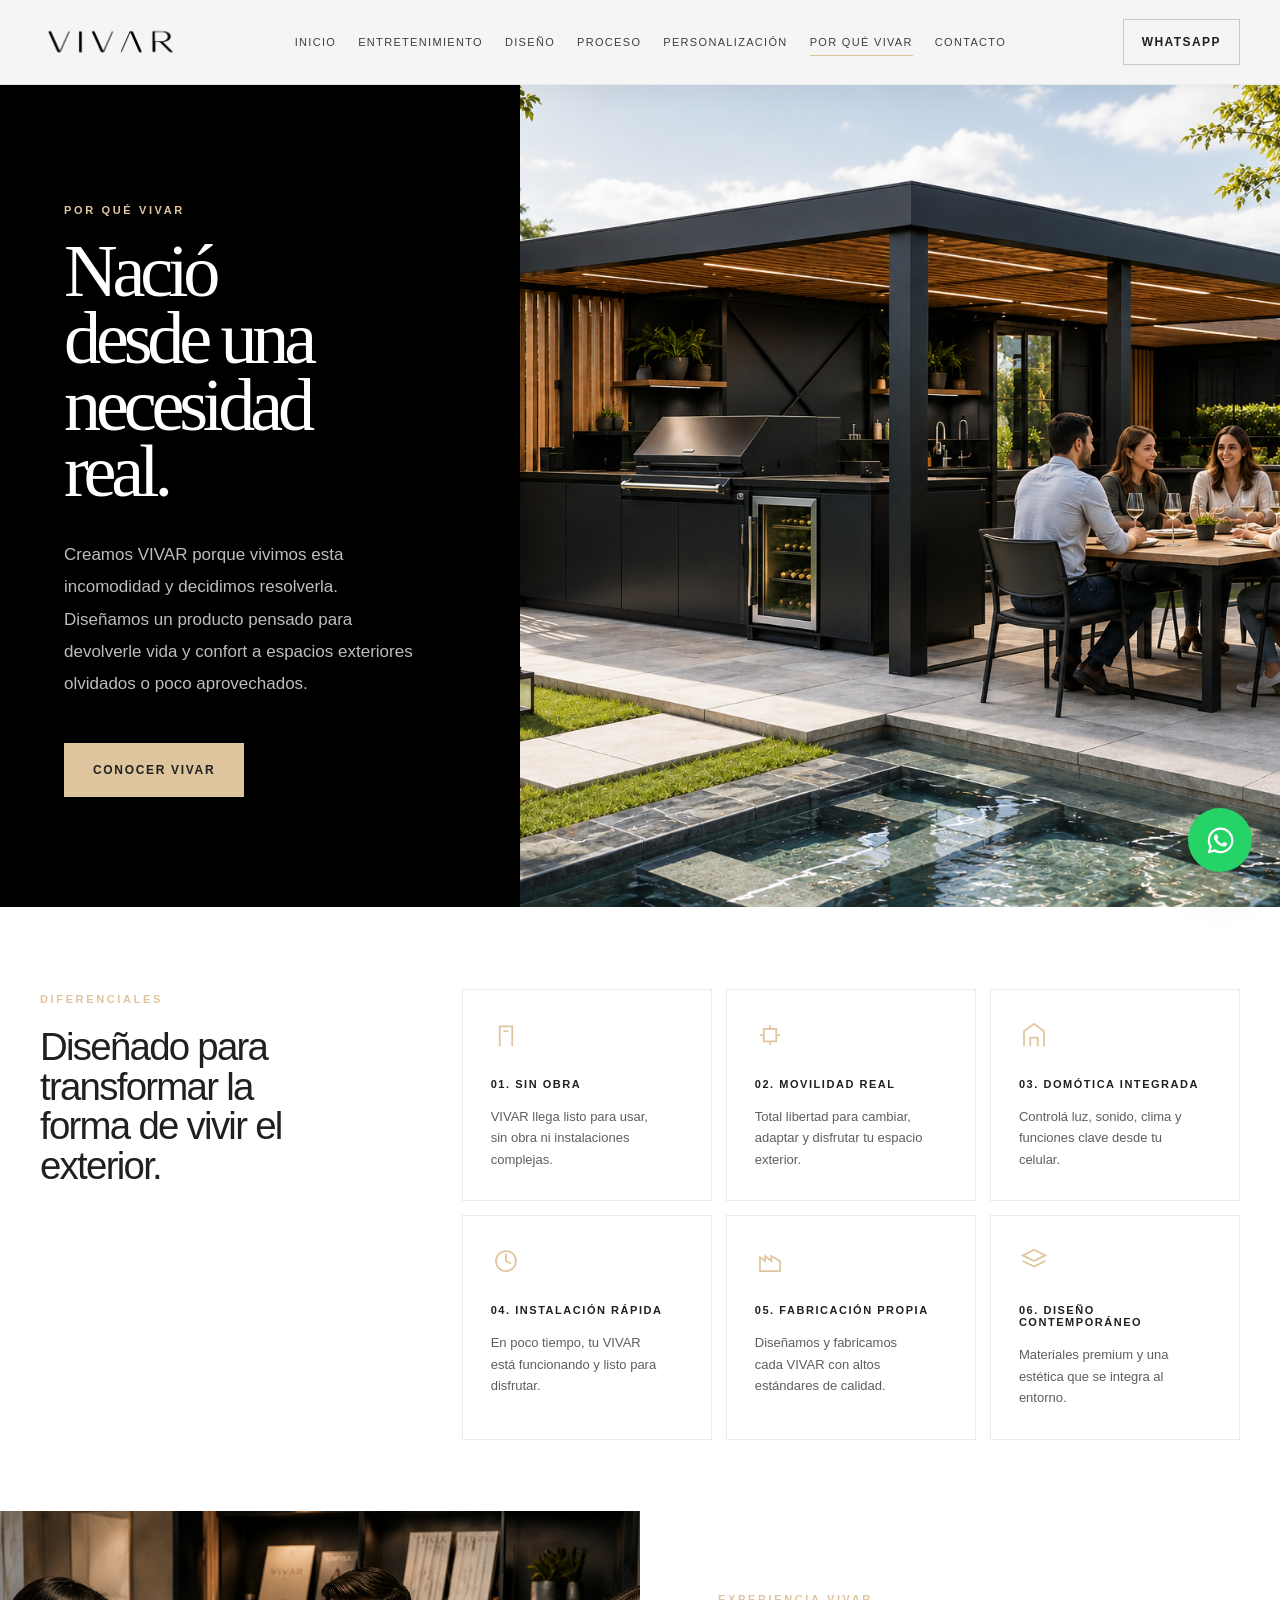
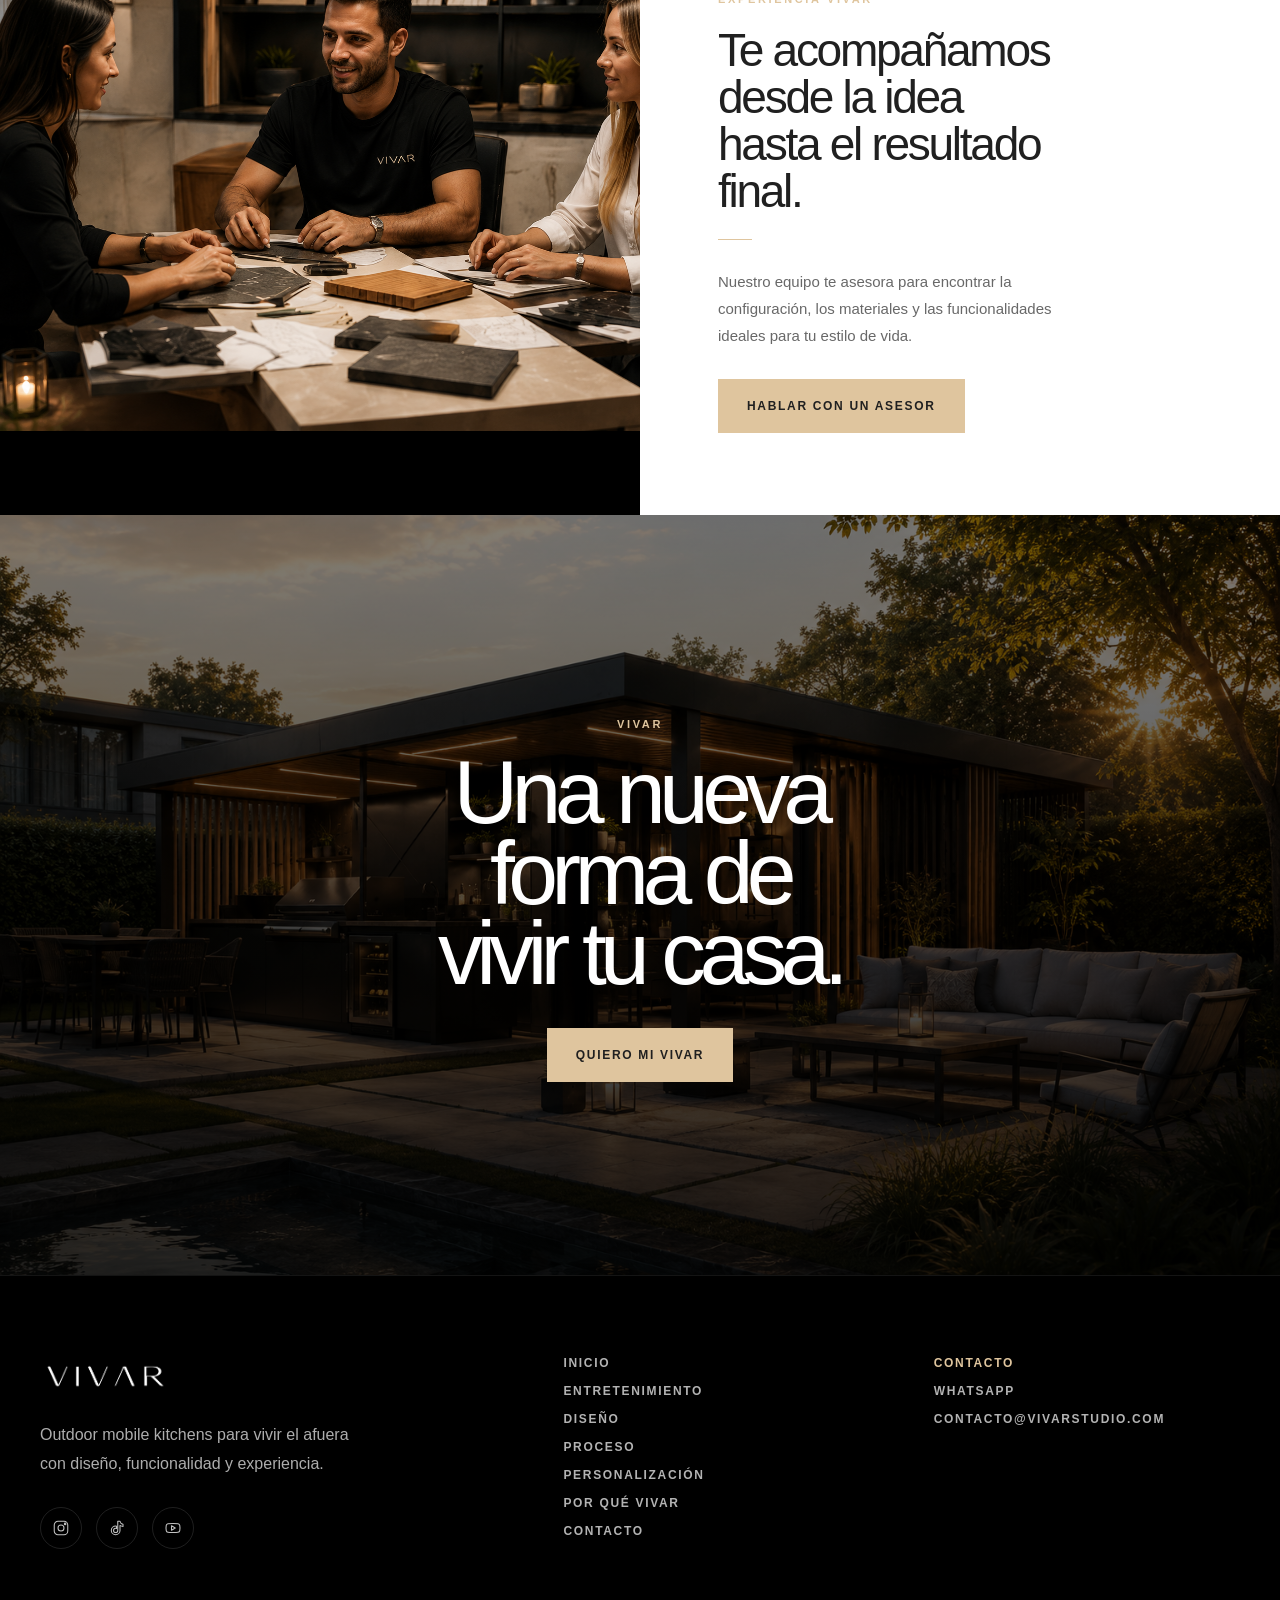
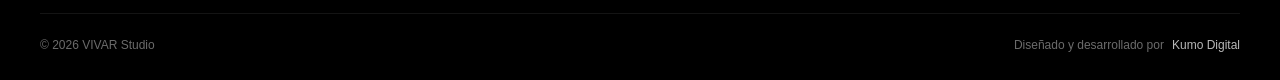
<file: por-que-vivar.html>
<!DOCTYPE html>
<html lang="es">
<head>
  <meta charset="UTF-8" />
  <meta name="viewport" content="width=device-width, initial-scale=1.0" />

  <title>Por qué VIVAR | VIVAR Studio</title>

  <link rel="preconnect" href="https://fonts.googleapis.com">
  <link rel="preconnect" href="https://fonts.gstatic.com" crossorigin>
  <link
    href="https://fonts.googleapis.com/css2?family=Montserrat:wght@300;400;500;600;700&display=swap"
    rel="stylesheet"
  >

  <link rel="stylesheet" href="styles.css" />
</head>

<body>

<header class="site-header site-header--solid" id="siteHeader">
  <div class="container site-header__inner">

    <a href="index.html" class="site-brand" aria-label="VIVAR Studio">
      <img
        id="siteLogo"
        src="img/logo-negro.png"
        alt="VIVAR Studio"
        data-logo-light="img/logo.png"
        data-logo-dark="img/logo-negro.png"
      />
    </a>

    <nav class="site-nav" aria-label="Navegación principal">
      <a href="index.html">Inicio</a>
      <a href="entretenimiento.html">Entretenimiento</a>
      <a href="diseno.html">Diseño</a>
      <a href="proceso-instalacion.html">Proceso</a>
      <a href="personalizacion.html">Personalización</a>
      <a href="por-que-vivar.html" class="is-active">Por qué VIVAR</a>
      <a href="contacto.html">Contacto</a>
    </nav>

    <a href="https://wa.me/5490000000000" class="header-cta" target="_blank" rel="noopener noreferrer">
      WhatsApp
    </a>

    <button class="menu-toggle" id="menuToggle" aria-label="Abrir menú" aria-expanded="false">
      <span></span>
      <span></span>
    </button>

  </div>

  <div class="mobile-menu" id="mobileMenu">
    <a href="index.html">Inicio</a>
    <a href="entretenimiento.html">Entretenimiento</a>
    <a href="diseno.html">Diseño</a>
    <a href="proceso-instalacion.html">Proceso</a>
    <a href="personalizacion.html">Personalización</a>
    <a href="por-que-vivar.html">Por qué VIVAR</a>
    <a href="contacto.html">Contacto</a>
    <a href="https://wa.me/5490000000000" target="_blank" rel="noopener noreferrer">WhatsApp</a>
  </div>
</header>

<main>

  <section class="why-hero-exact reveal">
    <div class="why-hero-exact__copy">
      <span>Por qué VIVAR</span>
      <h1>Nació desde una necesidad real.</h1>

      <p>
        Creamos VIVAR porque vivimos esta incomodidad y decidimos resolverla.
        Diseñamos un producto pensado para devolverle vida y confort a espacios
        exteriores olvidados o poco aprovechados.
      </p>

      <a href="contacto.html" class="btn btn--primary">Conocer VIVAR</a>
    </div>

    <div class="why-hero-exact__image">
      <img src="img/por-que-vivar-hero.png" alt="Experiencia exterior VIVAR">
    </div>
  </section>

  <section class="why-diff-exact reveal">
    <div class="container why-diff-exact__inner">

      <div class="why-diff-exact__title">
        <span>Diferenciales</span>
        <h2>Diseñado para transformar la forma de vivir el exterior.</h2>
      </div>

      <div class="why-diff-exact__grid">

        <article>
          <div class="why-icon">
            <svg viewBox="0 0 24 24" fill="none">
              <path d="M7 21V5h10v16" stroke="currentColor" stroke-width="1.4"/>
              <path d="M10 9h4" stroke="currentColor" stroke-width="1.4"/>
            </svg>
          </div>
          <strong>01. Sin obra</strong>
          <p>VIVAR llega listo para usar, sin obra ni instalaciones complejas.</p>
        </article>

        <article>
          <div class="why-icon">
            <svg viewBox="0 0 24 24" fill="none">
              <path d="M7 7h10v10H7z" stroke="currentColor" stroke-width="1.4"/>
              <path d="M4 12h3M17 12h3" stroke="currentColor" stroke-width="1.4"/>
              <path d="M12 4v3M12 17v3" stroke="currentColor" stroke-width="1.4"/>
            </svg>
          </div>
          <strong>02. Movilidad real</strong>
          <p>Total libertad para cambiar, adaptar y disfrutar tu espacio exterior.</p>
        </article>

        <article>
          <div class="why-icon">
            <svg viewBox="0 0 24 24" fill="none">
              <path d="M4 21V9l8-6 8 6v12" stroke="currentColor" stroke-width="1.4"/>
              <path d="M9 21v-7h6v7" stroke="currentColor" stroke-width="1.4"/>
            </svg>
          </div>
          <strong>03. Domótica integrada</strong>
          <p>Controlá luz, sonido, clima y funciones clave desde tu celular.</p>
        </article>

        <article>
          <div class="why-icon">
            <svg viewBox="0 0 24 24" fill="none">
              <path d="M12 6v6l4 2" stroke="currentColor" stroke-width="1.4"/>
              <circle cx="12" cy="12" r="8" stroke="currentColor" stroke-width="1.4"/>
            </svg>
          </div>
          <strong>04. Instalación rápida</strong>
          <p>En poco tiempo, tu VIVAR está funcionando y listo para disfrutar.</p>
        </article>

        <article>
          <div class="why-icon">
            <svg viewBox="0 0 24 24" fill="none">
              <path d="M4 20V9l4 3V8l5 4V8l7 4v8H4Z" stroke="currentColor" stroke-width="1.4"/>
            </svg>
          </div>
          <strong>05. Fabricación propia</strong>
          <p>Diseñamos y fabricamos cada VIVAR con altos estándares de calidad.</p>
        </article>

        <article>
          <div class="why-icon">
            <svg viewBox="0 0 24 24" fill="none">
              <path d="M12 3 3 7.5l9 4.5 9-4.5L12 3Z" stroke="currentColor" stroke-width="1.4"/>
              <path d="M3 12l9 4.5L21 12" stroke="currentColor" stroke-width="1.4"/>
            </svg>
          </div>
          <strong>06. Diseño contemporáneo</strong>
          <p>Materiales premium y una estética que se integra al entorno.</p>
        </article>

      </div>
    </div>
  </section>

  <section class="why-advice-exact reveal">
    <div class="why-advice-exact__image">
      <img src="img/por-que-vivar-asesoramiento.png" alt="Equipo VIVAR asesorando cliente">
    </div>

    <div class="why-advice-exact__copy">
      <span>Experiencia VIVAR</span>
      <h2>Te acompañamos desde la idea hasta el resultado final.</h2>

      <p>
        Nuestro equipo te asesora para encontrar la configuración,
        los materiales y las funcionalidades ideales para tu estilo de vida.
      </p>

      <a href="contacto.html" class="btn btn--primary">Hablar con un asesor</a>
    </div>
  </section>

  <section class="why-closing-exact reveal">
    <img src="img/por-que-vivar-closing.png" alt="Exterior premium VIVAR">
    <div class="why-closing-exact__overlay"></div>

    <div class="container why-closing-exact__content">
      <span>VIVAR</span>
      <h2>Una nueva forma de vivir tu casa.</h2>
      <a href="contacto.html" class="btn btn--primary">Quiero mi VIVAR</a>
    </div>
  </section>

</main>

<footer class="site-footer">
  <div class="container site-footer__inner">

    <div class="site-footer__brand">
      <img src="img/logo.png" alt="VIVAR Studio" />

      <p>
        Outdoor mobile kitchens para vivir el afuera con diseño,
        funcionalidad y experiencia.
      </p>

      <!-- REDES -->
      <div class="site-footer__social">

        <a href="https://www.instagram.com/vivar.ar/" target="_blank" aria-label="Instagram">
          <svg viewBox="0 0 24 24" fill="none">
            <rect x="3" y="3" width="18" height="18" rx="5"></rect>
            <circle cx="12" cy="12" r="4"></circle>
            <circle cx="17.5" cy="6.5" r="1"></circle>
          </svg>
        </a>

        <a href="#" target="_blank" aria-label="TikTok">
          <svg viewBox="0 0 24 24" fill="none">
            <path d="M16 3C16.4 5 17.8 6.6 20 7V10C18.5 10 17.2 9.5 16 8.6V15.2C16 18.4 13.4 21 10.2 21C7 21 4.4 18.4 4.4 15.2C4.4 12 7 9.4 10.2 9.4C10.6 9.4 11 9.4 11.4 9.6V12.6C11 12.4 10.6 12.4 10.2 12.4C8.6 12.4 7.4 13.6 7.4 15.2C7.4 16.8 8.6 18 10.2 18C11.8 18 13 16.8 13 15.2V3H16Z"></path>
          </svg>
        </a>

        <a href="#" target="_blank" aria-label="YouTube">
          <svg viewBox="0 0 24 24" fill="none">
            <path d="M21 8.5C20.8 7.4 19.9 6.5 18.8 6.3C17.2 6 12 6 12 6C12 6 6.8 6 5.2 6.3C4.1 6.5 3.2 7.4 3 8.5C2.7 10.1 2.7 13.9 3 15.5C3.2 16.6 4.1 17.5 5.2 17.7C6.8 18 12 18 12 18C12 18 17.2 18 18.8 17.7C19.9 17.5 20.8 16.6 21 15.5C21.3 13.9 21.3 10.1 21 8.5Z"></path>
            <path d="M10 15L15 12L10 9V15Z"></path>
          </svg>
        </a>

      </div>
    </div>

    <div class="site-footer__nav">
      <a href="index.html">Inicio</a>
      <a href="entretenimiento.html">Entretenimiento</a>
      <a href="diseno.html">Diseño</a>
      <a href="proceso-instalacion.html">Proceso</a>
      <a href="personalizacion.html">Personalización</a>
      <a href="por-que-vivar.html">Por qué VIVAR</a>
      <a href="contacto.html">Contacto</a>
    </div>

    <div class="site-footer__contact">
      <span>Contacto</span>

      <a href="https://wa.me/5490000000000" target="_blank" rel="noopener noreferrer">
        WhatsApp
      </a>

      <a href="mailto:contacto@vivarstudio.com">
        contacto@vivarstudio.com
      </a>
    </div>

  </div>

  <div class="container site-footer__bottom">

    <span>© 2026 VIVAR Studio</span>

    <div class="site-footer__credits">
      <span>Diseñado y desarrollado por</span>

      <a href="https://kumodigital.website/" target="_blank" rel="noopener noreferrer">
        Kumo Digital
      </a>
    </div>

  </div>
</footer>

<a
  href="https://wa.me/5490000000000"
  class="whatsapp-float"
  target="_blank"
  rel="noopener noreferrer"
  aria-label="Hablar por WhatsApp"
>
  <svg viewBox="0 0 24 24" aria-hidden="true">
    <path d="M12.04 2C6.58 2 2.13 6.45 2.13 11.91c0 1.75.46 3.46 1.34 4.97L2 22l5.25-1.38a9.9 9.9 0 0 0 4.79 1.22h.01c5.46 0 9.91-4.45 9.91-9.91C21.96 6.45 17.51 2 12.04 2Zm0 18.16h-.01a8.2 8.2 0 0 1-4.18-1.15l-.3-.18-3.12.82.83-3.04-.2-.31a8.18 8.18 0 0 1-1.25-4.39c0-4.53 3.69-8.22 8.23-8.22 2.2 0 4.26.86 5.82 2.41a8.18 8.18 0 0 1 2.41 5.82c0 4.54-3.69 8.24-8.23 8.24Zm4.52-6.16c-.25-.12-1.47-.72-1.7-.81-.23-.08-.39-.12-.56.13-.17.25-.64.81-.79.97-.15.17-.29.19-.54.06-.25-.12-1.05-.39-2-1.23-.74-.66-1.24-1.47-1.38-1.72-.15-.25-.02-.38.11-.51.11-.11.25-.29.37-.43.12-.15.17-.25.25-.42.08-.17.04-.31-.02-.43-.06-.12-.56-1.35-.77-1.85-.2-.48-.41-.42-.56-.43h-.48c-.17 0-.43.06-.66.31-.23.25-.87.85-.87 2.08 0 1.23.89 2.42 1.02 2.59.12.17 1.75 2.67 4.24 3.74.59.25 1.05.41 1.41.52.59.19 1.13.16 1.56.1.48-.07 1.47-.6 1.68-1.18.21-.58.21-1.08.15-1.18-.06-.11-.23-.17-.48-.29Z"/>
  </svg>
</a>

<script src="script.js"></script>

</body>
</html>
</file>
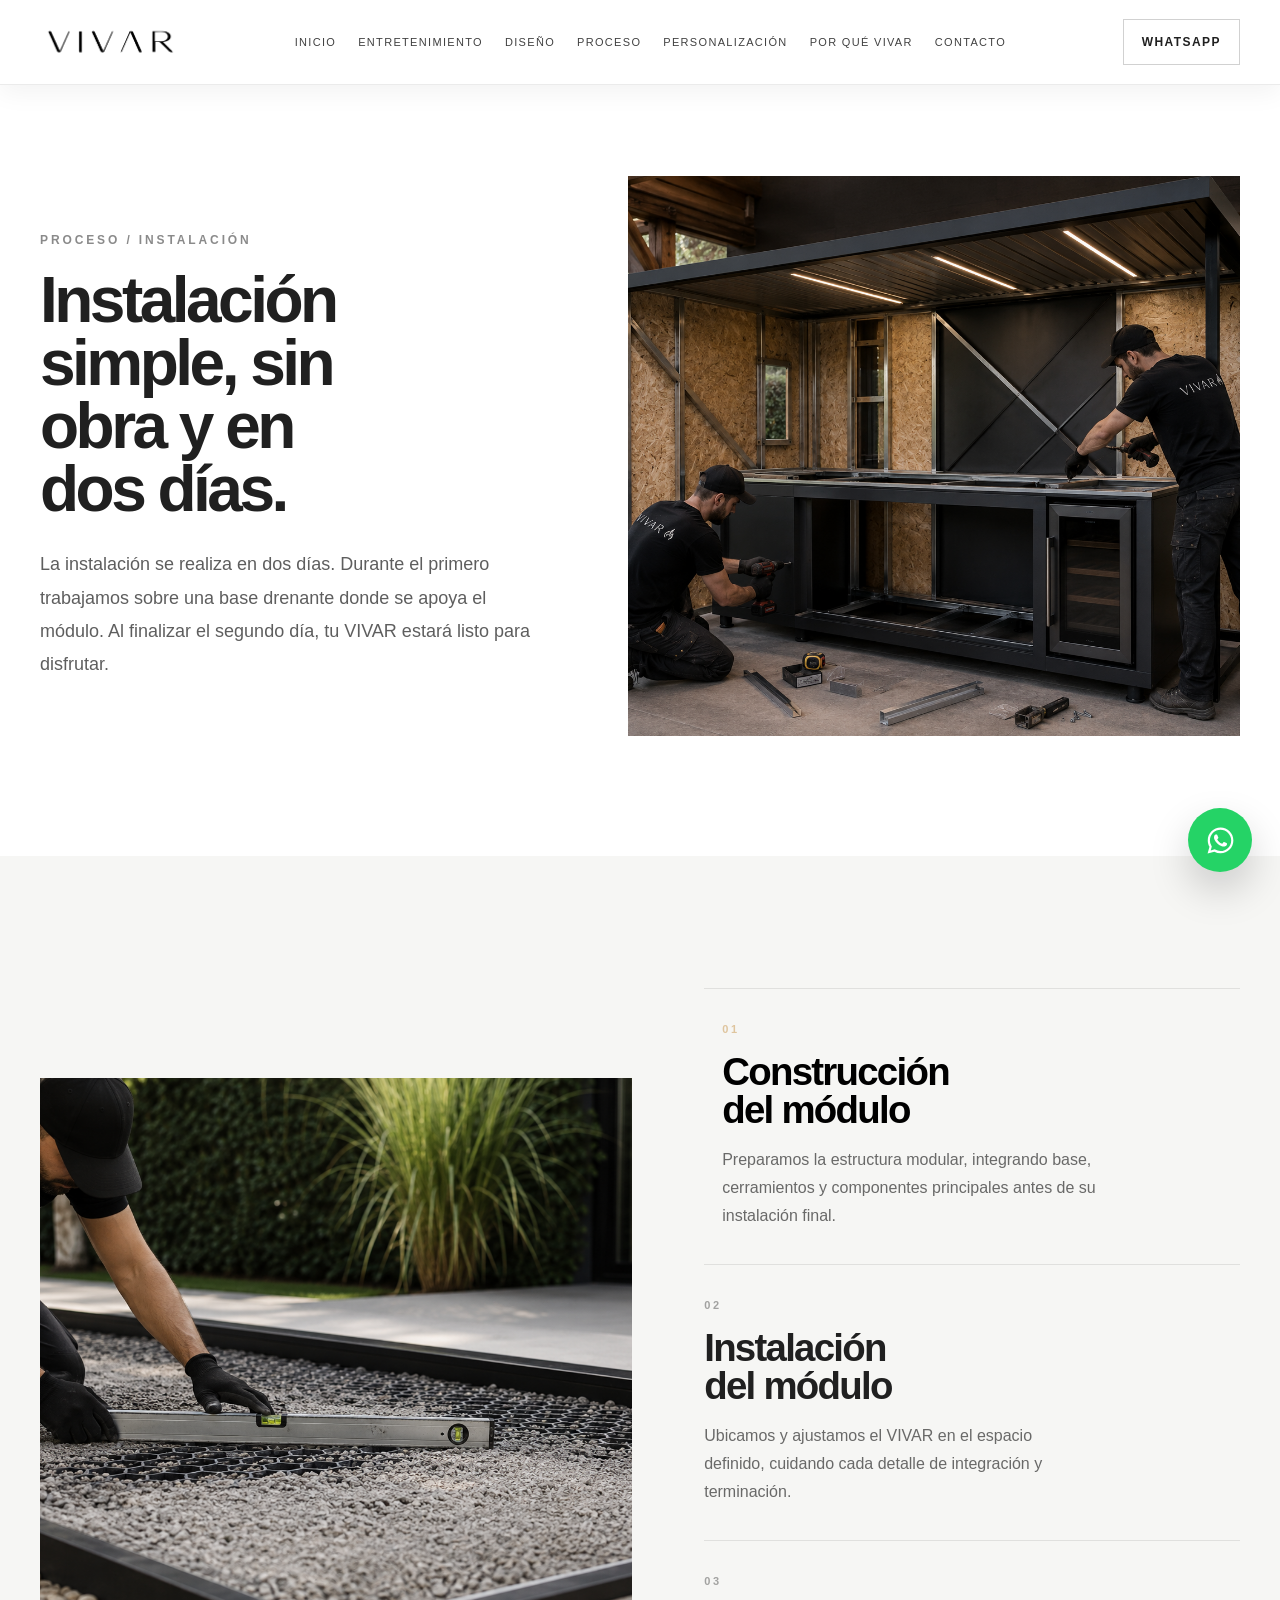
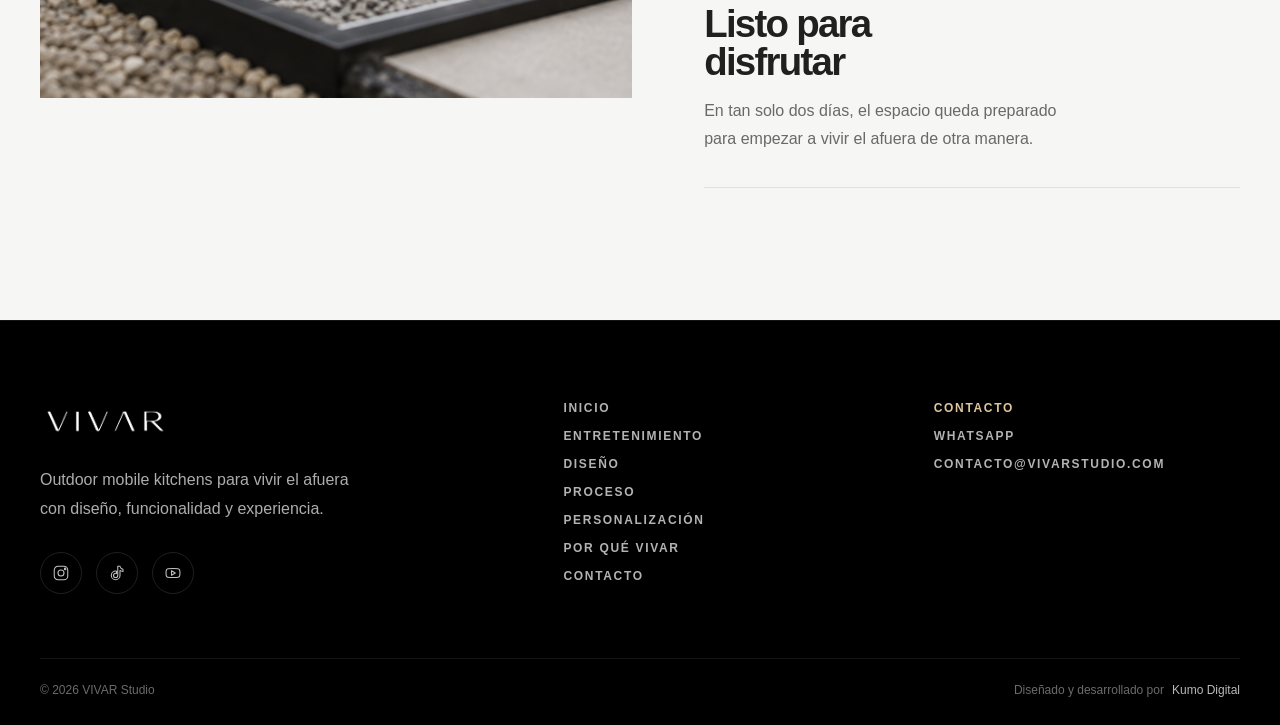
<file: proceso-instalacion.html>
<!DOCTYPE html>
<html lang="es">
<head>
  <meta charset="UTF-8" />
  <meta name="viewport" content="width=device-width, initial-scale=1.0" />
  <title>Proceso / Instalación | VIVAR Studio</title>

  <link rel="preconnect" href="https://fonts.googleapis.com">
  <link rel="preconnect" href="https://fonts.gstatic.com" crossorigin>
  <link href="https://fonts.googleapis.com/css2?family=Montserrat:wght@300;400;500;600;700&display=swap" rel="stylesheet">

  <link rel="stylesheet" href="styles.css" />
</head>

<body>

<header class="site-header site-header--solid" id="siteHeader">
  <div class="container site-header__inner">
    <a href="index.html" class="site-brand" aria-label="VIVAR Studio">
      <img
        id="siteLogo"
        src="img/logo-negro.png"
        alt="VIVAR Studio"
        data-logo-light="img/logo.png"
        data-logo-dark="img/logo-negro.png"
      />
    </a>

    <nav class="site-nav" aria-label="Navegación principal">
      <a href="index.html">Inicio</a>
      <a href="entretenimiento.html">Entretenimiento</a>
      <a href="diseno.html">Diseño</a>
      <a href="proceso-instalacion.html">Proceso</a>
      <a href="personalizacion.html">Personalización</a>
      <a href="por-que-vivar.html">Por qué VIVAR</a>
      <a href="contacto.html">Contacto</a>
    </nav>

    <a href="https://wa.me/5490000000000" class="header-cta" target="_blank" rel="noopener noreferrer">
      WhatsApp
    </a>

    <button class="menu-toggle" id="menuToggle" aria-label="Abrir menú" aria-expanded="false">
      <span></span>
      <span></span>
    </button>
  </div>

  <div class="mobile-menu" id="mobileMenu">
    <a href="index.html">Inicio</a>
    <a href="entretenimiento.html">Entretenimiento</a>
    <a href="diseno.html">Diseño</a>
    <a href="proceso-instalacion.html">Proceso</a>
    <a href="personalizacion.html">Personalización</a>
    <a href="por-que-vivar.html">Por qué VIVAR</a>
    <a href="contacto.html">Contacto</a>
    <a href="https://wa.me/5490000000000" target="_blank" rel="noopener noreferrer">WhatsApp</a>
  </div>
</header>

<main>

  <section class="process-page reveal">
    <div class="container process-page__inner">

      <div class="process-page__copy">
        <span class="section-kicker section-kicker--dark">Proceso / Instalación</span>
        <h1>Instalación simple, sin obra y en dos días.</h1>
        <p>
          La instalación se realiza en dos días. Durante el primero trabajamos sobre una base drenante donde se apoya el módulo. Al finalizar el segundo día, tu VIVAR estará listo para disfrutar.
        </p>
      </div>

      <div class="process-page__visual">
        <img src="img/proceso-instalacion.png" alt="Instalación VIVAR sin obra" />
      </div>

    </div>
  </section>

<section class="section section--gray process-interactive reveal">
  <div class="container process-interactive__inner">

    <div class="process-interactive__media">
      <img 
        src="img/proceso-base.png" 
        alt="Base drenante VIVAR" 
        id="processImage"
      />
    </div>

    <div class="process-interactive__steps">

      <button 
        class="process-option is-active" 
        type="button"
        data-image="img/proceso-base.png"
        data-alt="Construcción del módulo VIVAR"
      >
        <span>01</span>
        <strong>Construcción del módulo</strong>
        <p>
          Preparamos la estructura modular, integrando base, cerramientos y componentes principales antes de su instalación final.
        </p>
        <img class="process-option__mobile-image" src="img/proceso-base.png" alt="Construcción del módulo VIVAR" />
      </button>

      <button 
        class="process-option" 
        type="button"
        data-image="img/proceso-modulo.png"
        data-alt="Instalación del módulo VIVAR"
      >
        <span>02</span>
        <strong>Instalación del módulo</strong>
        <p>
          Ubicamos y ajustamos el VIVAR en el espacio definido, cuidando cada detalle de integración y terminación.
        </p>
        <img class="process-option__mobile-image" src="img/proceso-modulo.png" alt="Instalación del módulo VIVAR" />
      </button>

      <button 
        class="process-option" 
        type="button"
        data-image="img/proceso-listo.png"
        data-alt="VIVAR listo para disfrutar"
      >
        <span>03</span>
        <strong>Listo para disfrutar</strong>
        <p>
          En tan solo dos días, el espacio queda preparado para empezar a vivir el afuera de otra manera.
        </p>
        <img class="process-option__mobile-image" src="img/proceso-listo.png" alt="VIVAR listo para disfrutar" />
      </button>

    </div>

  </div>
</section>

</main>

<footer class="site-footer">
  <div class="container site-footer__inner">

    <div class="site-footer__brand">
      <img src="img/logo.png" alt="VIVAR Studio" />

      <p>
        Outdoor mobile kitchens para vivir el afuera con diseño,
        funcionalidad y experiencia.
      </p>

      <!-- REDES -->
      <div class="site-footer__social">

        <a href="https://www.instagram.com/vivar.ar/" target="_blank" aria-label="Instagram">
          <svg viewBox="0 0 24 24" fill="none">
            <rect x="3" y="3" width="18" height="18" rx="5"></rect>
            <circle cx="12" cy="12" r="4"></circle>
            <circle cx="17.5" cy="6.5" r="1"></circle>
          </svg>
        </a>

        <a href="#" target="_blank" aria-label="TikTok">
          <svg viewBox="0 0 24 24" fill="none">
            <path d="M16 3C16.4 5 17.8 6.6 20 7V10C18.5 10 17.2 9.5 16 8.6V15.2C16 18.4 13.4 21 10.2 21C7 21 4.4 18.4 4.4 15.2C4.4 12 7 9.4 10.2 9.4C10.6 9.4 11 9.4 11.4 9.6V12.6C11 12.4 10.6 12.4 10.2 12.4C8.6 12.4 7.4 13.6 7.4 15.2C7.4 16.8 8.6 18 10.2 18C11.8 18 13 16.8 13 15.2V3H16Z"></path>
          </svg>
        </a>

        <a href="#" target="_blank" aria-label="YouTube">
          <svg viewBox="0 0 24 24" fill="none">
            <path d="M21 8.5C20.8 7.4 19.9 6.5 18.8 6.3C17.2 6 12 6 12 6C12 6 6.8 6 5.2 6.3C4.1 6.5 3.2 7.4 3 8.5C2.7 10.1 2.7 13.9 3 15.5C3.2 16.6 4.1 17.5 5.2 17.7C6.8 18 12 18 12 18C12 18 17.2 18 18.8 17.7C19.9 17.5 20.8 16.6 21 15.5C21.3 13.9 21.3 10.1 21 8.5Z"></path>
            <path d="M10 15L15 12L10 9V15Z"></path>
          </svg>
        </a>

      </div>
    </div>

    <div class="site-footer__nav">
      <a href="index.html">Inicio</a>
      <a href="entretenimiento.html">Entretenimiento</a>
      <a href="diseno.html">Diseño</a>
      <a href="proceso-instalacion.html">Proceso</a>
      <a href="personalizacion.html">Personalización</a>
      <a href="por-que-vivar.html">Por qué VIVAR</a>
      <a href="contacto.html">Contacto</a>
    </div>

    <div class="site-footer__contact">
      <span>Contacto</span>

      <a href="https://wa.me/5490000000000" target="_blank" rel="noopener noreferrer">
        WhatsApp
      </a>

      <a href="mailto:contacto@vivarstudio.com">
        contacto@vivarstudio.com
      </a>
    </div>

  </div>

  <div class="container site-footer__bottom">

    <span>© 2026 VIVAR Studio</span>

    <div class="site-footer__credits">
      <span>Diseñado y desarrollado por</span>

      <a href="https://kumodigital.website/" target="_blank" rel="noopener noreferrer">
        Kumo Digital
      </a>
    </div>

  </div>
</footer>

<a 
  href="https://wa.me/5490000000000" 
  class="whatsapp-float" 
  target="_blank" 
  rel="noopener noreferrer"
  aria-label="Hablar por WhatsApp"
>
  <svg viewBox="0 0 24 24" aria-hidden="true">
    <path d="M12.04 2C6.58 2 2.13 6.45 2.13 11.91c0 1.75.46 3.46 1.34 4.97L2 22l5.25-1.38a9.9 9.9 0 0 0 4.79 1.22h.01c5.46 0 9.91-4.45 9.91-9.91C21.96 6.45 17.51 2 12.04 2Zm0 18.16h-.01a8.2 8.2 0 0 1-4.18-1.15l-.3-.18-3.12.82.83-3.04-.2-.31a8.18 8.18 0 0 1-1.25-4.39c0-4.53 3.69-8.22 8.23-8.22 2.2 0 4.26.86 5.82 2.41a8.18 8.18 0 0 1 2.41 5.82c0 4.54-3.69 8.24-8.23 8.24Zm4.52-6.16c-.25-.12-1.47-.72-1.7-.81-.23-.08-.39-.12-.56.13-.17.25-.64.81-.79.97-.15.17-.29.19-.54.06-.25-.12-1.05-.39-2-1.23-.74-.66-1.24-1.47-1.38-1.72-.15-.25-.02-.38.11-.51.11-.11.25-.29.37-.43.12-.15.17-.25.25-.42.08-.17.04-.31-.02-.43-.06-.12-.56-1.35-.77-1.85-.2-.48-.41-.42-.56-.43h-.48c-.17 0-.43.06-.66.31-.23.25-.87.85-.87 2.08 0 1.23.89 2.42 1.02 2.59.12.17 1.75 2.67 4.24 3.74.59.25 1.05.41 1.41.52.59.19 1.13.16 1.56.1.48-.07 1.47-.6 1.68-1.18.21-.58.21-1.08.15-1.18-.06-.11-.23-.17-.48-.29Z"/>
  </svg>
</a>

<script src="script.js"></script>
</body>
</html>
</file>
<file: styles.css>
:root {
  --black: #000000;
  --charcoal: #202020;
  --gold: #dfc59e;
  --white: #ffffff;
  --light-gray: #f6f6f4;
  --mid-gray: #8a8a8a;
  --soft-line: rgba(0, 0, 0, 0.08);
  --container: 1280px;
  --header-height: 84px;
  --transition: 0.35s ease;
  --section-space: 132px;
}

:root {
  --font-display: "Fraunces", serif;
}

/* RESET */

* {
  margin: 0;
  padding: 0;
  box-sizing: border-box;
}

html {
  scroll-behavior: smooth;
}

body {
  font-family: "Fraunces", sans-serif;
  background: var(--black);
  color: var(--white);
  -webkit-font-smoothing: antialiased;
  text-rendering: optimizeLegibility;
  overflow-x: hidden;
}

img {
  display: block;
  width: 100%;
  max-width: 100%;
}

a {
  color: inherit;
  text-decoration: none;
}

button {
  font: inherit;
  background: none;
  border: none;
  cursor: pointer;
}

.container {
  width: min(100% - 80px, var(--container));
  margin: 0 auto;
}

/* REVEAL */

.reveal {
  opacity: 0;
  transform: translateY(42px);
  transition:
    opacity 1s cubic-bezier(0.22, 1, 0.36, 1),
    transform 1s cubic-bezier(0.22, 1, 0.36, 1);
  will-change: opacity, transform;
}

.reveal.is-visible {
  opacity: 1;
  transform: translateY(0);
}

/* HEADER */

.site-header {
  position: fixed;
  inset: 0 0 auto 0;
  z-index: 200;
  background: transparent;
  border-bottom: 1px solid transparent;
  transition:
    background 0.35s ease,
    border-color 0.35s ease,
    box-shadow 0.35s ease;
}

.site-header__inner {
  min-height: var(--header-height);
  display: flex;
  align-items: center;
  justify-content: space-between;
  gap: 28px;
}

.site-header.is-scrolled,
.site-header.site-header--solid {
  background: rgba(255, 255, 255, 0.96);
  border-bottom-color: rgba(0, 0, 0, 0.08);
  box-shadow: 0 8px 24px rgba(0, 0, 0, 0.05);
}

.site-brand img {
  width: 138px;
  transition: opacity var(--transition);
}

.site-nav {
  display: flex;
  align-items: center;
  gap: 22px;
}

.site-nav a {
  position: relative;
  font-size: 11px;
  font-weight: 500;
  letter-spacing: 0.12em;
  text-transform: uppercase;
  color: rgba(255, 255, 255, 0.88);
  transition: color var(--transition);
}

.site-nav a::after {
  content: "";
  position: absolute;
  left: 0;
  bottom: -8px;
  width: 0;
  height: 1px;
  background: var(--gold);
  transition: width var(--transition);
}

.site-nav a:hover::after {
  width: 100%;
}

.site-header.is-scrolled .site-nav a,
.site-header.site-header--solid .site-nav a {
  color: rgba(0, 0, 0, 0.75);
}

.header-cta {
  display: inline-flex;
  align-items: center;
  justify-content: center;
  min-height: 46px;
  padding: 0 18px;
  border: 1px solid rgba(255, 255, 255, 0.34);
  color: var(--white);
  font-size: 12px;
  font-weight: 600;
  letter-spacing: 0.12em;
  text-transform: uppercase;
  transition: all var(--transition);
}

.header-cta:hover {
  background: var(--gold);
  border-color: var(--gold);
  color: var(--charcoal);
}

.site-header.is-scrolled .header-cta,
.site-header.site-header--solid .header-cta {
  border-color: rgba(0, 0, 0, 0.18);
  color: var(--charcoal);
}

.menu-toggle {
  display: none;
  width: 42px;
  height: 42px;
  align-items: center;
  justify-content: center;
  flex-direction: column;
  gap: 6px;
}

.menu-toggle span {
  display: block;
  width: 22px;
  height: 1px;
  background: var(--white);
  transition: background var(--transition);
}

.site-header.is-scrolled .menu-toggle span,
.site-header.site-header--solid .menu-toggle span {
  background: var(--charcoal);
}

.mobile-menu {
  display: none;
}

/* HOME / HERO */

.home-hero {
  position: relative;
  min-height: 100vh;
  min-height: 100svh;
  overflow: hidden;
  background: var(--black);
  color: var(--white);
  isolation: isolate;
}

.home-hero__track {
  position: absolute;
  inset: 0;
  z-index: 0;
}

.home-hero__slide {
  position: absolute;
  inset: 0;
  opacity: 0;
  transform: scale(1.01);
  transition:
    opacity 1.45s cubic-bezier(0.22, 1, 0.36, 1),
    transform 7s cubic-bezier(0.22, 1, 0.36, 1);
}

.home-hero__slide.is-active {
  opacity: 1;
  transform: scale(1);
}

.home-hero__slide picture,
.home-hero__slide img {
  width: 100%;
  height: 100%;
}

.home-hero__slide img {
  object-fit: cover;
  object-position: center center;
  transform: scale(1.035);
  transition: transform 8s cubic-bezier(0.22, 1, 0.36, 1);
}

.home-hero__slide.is-active img {
  transform: scale(1.055);
}

.home-hero__overlay {
  position: absolute;
  inset: 0;
  z-index: 1;
  pointer-events: none;
  background:
    linear-gradient(180deg, rgba(0,0,0,0.18) 0%, rgba(0,0,0,0.18) 42%, rgba(0,0,0,0.58) 100%),
    radial-gradient(circle at center, rgba(0,0,0,0.02) 0%, rgba(0,0,0,0.12) 42%, rgba(0,0,0,0.42) 100%);
}

.home-hero__content {
  position: relative;
  z-index: 3;
  min-height: 100vh;
  min-height: 100svh;
  max-width: 1120px;
  margin: 0 auto;
  padding: var(--header-height) 40px 74px;

  display: flex;
  flex-direction: column;
  justify-content: center;
  align-items: center;

  text-align: center;
}

.home-hero__eyebrow {
  margin-bottom: 22px;
  font-size: 11px;
  font-weight: 500;
  letter-spacing: 0.28em;
  text-transform: uppercase;
  color: rgba(255,255,255,0.76);
}

.home-hero__title {
  width: 100%;
  margin: 0 auto;
  display: flex;
  flex-direction: column;
  align-items: center;
  text-align: center;
}

.home-hero__title-line {
  display: block;
  width: 100%;
  font-family: "Fraunces", serif;
  font-size: clamp(72px, 8vw, 132px);
  line-height: 0.88;
  font-weight: 500;
  letter-spacing: -0.04em;
  text-align: center;
  white-space: nowrap;
}

.home-hero__title em.home-hero__title-line {
  margin-top: -8px;
  font-style: italic;
  font-weight: 500;
}

.home-hero__content p {
  max-width: 520px;
  margin: 30px auto 0;
  font-size: clamp(15px, 1.35vw, 19px);
  line-height: 1.7;
  font-weight: 400;
  color: rgba(255,255,255,0.78);
}

.reveal-hero {
  opacity: 0;
  transform: translateY(22px);
  animation: heroReveal 1.05s cubic-bezier(0.22, 1, 0.36, 1) forwards;
}

.reveal-hero:nth-child(2) {
  animation-delay: 0.12s;
}

.reveal-hero:nth-child(3) {
  animation-delay: 0.22s;
}

@keyframes heroReveal {
  to {
    opacity: 1;
    transform: translateY(0);
  }
}

.home-hero__meta {
  position: absolute;
  left: 40px;
  right: 40px;
  bottom: 34px;
  z-index: 4;
  display: flex;
  justify-content: space-between;
  gap: 24px;
  pointer-events: none;
}

.home-hero__meta span {
  font-size: 10px;
  font-weight: 500;
  letter-spacing: 0.18em;
  text-transform: uppercase;
  color: rgba(255,255,255,0.54);
}

.home-hero__controls {
  position: absolute;
  right: 40px;
  top: 50%;
  z-index: 4;
  display: flex;
  flex-direction: column;
  gap: 10px;
  transform: translateY(-50%);
}

.home-hero__arrow {
  width: 44px;
  height: 44px;
  border: 1px solid rgba(255,255,255,0.22);
  border-radius: 999px;
  color: rgba(255,255,255,0.78);
  background: rgba(0,0,0,0.08);
  backdrop-filter: blur(8px);
  font-size: 22px;
  line-height: 1;
  transition:
    color var(--transition),
    border-color var(--transition),
    background var(--transition),
    transform var(--transition);
}

.home-hero__arrow:hover {
  color: var(--white);
  border-color: rgba(255,255,255,0.48);
  background: rgba(255,255,255,0.08);
  transform: scale(1.04);
}

.home-hero__dots {
  position: absolute;
  left: 50%;
  bottom: 38px;
  z-index: 4;
  display: flex;
  gap: 10px;
  transform: translateX(-50%);
}

.home-hero__dots button {
  width: 36px;
  height: 1px;
  background: rgba(255,255,255,0.26);
  transition: background var(--transition), width var(--transition);
}

.home-hero__dots button.is-active {
  width: 54px;
  background: rgba(255,255,255,0.86);
}

.hero-scroll {
  position: absolute;
  left: 50%;
  bottom: 66px;
  z-index: 5;
  display: inline-flex;
  flex-direction: column;
  align-items: center;
  gap: 12px;
  transform: translateX(-50%);
  color: rgba(255,255,255,0.66);
}

.hero-scroll i {
  display: block;
  width: 1px;
  height: 46px;
  background: linear-gradient(180deg, rgba(255,255,255,0), rgba(255,255,255,0.74), rgba(255,255,255,0));
  animation: scrollLine 1.9s ease-in-out infinite;
}

@keyframes scrollLine {
  0%, 100% {
    transform: scaleY(0.55);
    opacity: 0.45;
  }

  50% {
    transform: scaleY(1);
    opacity: 1;
  }
}

/* MOBILE */

@media (max-width: 640px) {
  .home-hero {
    min-height: 100svh;
  }

  .home-hero__slide img {
    object-position: center center;
  }

  .home-hero__overlay {
    background:
      linear-gradient(180deg, rgba(0,0,0,0.16) 0%, rgba(0,0,0,0.30) 42%, rgba(0,0,0,0.68) 100%);
  }

  .home-hero__content {
    min-height: 100svh;
    width: 100%;
    max-width: none;
    padding: var(--header-height) 26px 96px;
    justify-content: center;
    align-items: center;
    text-align: center;
    transform: translateY(-2%);
  }

  .home-hero__eyebrow {
    margin-bottom: 20px;
    font-size: 11px;
    line-height: 1.3;
    letter-spacing: 0.24em;
  }

.home-hero__title {
  width: 100%;
  max-width: 400px;
  margin: 0 auto;
  align-items: center;
  overflow: hidden;
}

.home-hero__title-line {
  display: block;
  width: 100%;
  max-width: 100%;
  text-align: center;
  white-space: nowrap;

  font-size: clamp(30px, 6.5vw, 35px);
  line-height: 0.94;
  letter-spacing: -0.035em;
}

.home-hero__title em.home-hero__title-line {
  margin-top: 0;
  font-size: clamp(35px, 9.3vw, 40px);
  line-height: 0.94;
}

  .home-hero__content p {
    max-width: 27ch;
    margin-top: 26px;
    font-size: 18px;
    line-height: 1.55;
  }

  .home-hero__controls,
  .home-hero__meta,
  .hero-scroll {
    display: none;
  }

  .home-hero__dots {
    bottom: 34px;
  }

  .home-hero__dots button {
    width: 34px;
  }

  .home-hero__dots button.is-active {
    width: 50px;
  }
}

/* MANIFESTO */

.home-manifesto {
  padding: 150px 0 138px;
  background: #f7f5f0;
  color: var(--charcoal);
}

.home-manifesto__inner {
  display: grid;
  grid-template-columns: 0.28fr 0.72fr;
  column-gap: 82px;
  row-gap: 0;
  align-items: start;
}

.home-manifesto__content {
  max-width: 980px;
}

.home-manifesto h2 {
  max-width: 900px;
  margin: 0;

  font-family: "Fraunces", serif;

  font-size: clamp(52px, 6vw, 98px);
  line-height: 0.9;
  font-weight: 400;

  letter-spacing: -0.05em;
  text-wrap: balance;

  color: #1d1d1b;
}

.home-manifesto p {
  max-width: 670px;

  margin-top: 34px;

  font-size: 18px;
  line-height: 1.9;

  color: rgba(32,32,32,0.68);
}

.home-manifesto__link {
  display: inline-flex;
  align-items: center;
  gap: 14px;

  margin-top: 40px;

  font-size: 12px;
  font-weight: 600;
  letter-spacing: 0.18em;
  text-transform: uppercase;

  color: var(--charcoal);

  transition:
    opacity 0.35s ease,
    transform 0.35s ease;
}

.home-manifesto__link span {
  transition: transform 0.35s ease;
}

.home-manifesto__link:hover {
  opacity: 0.72;
}

.home-manifesto__link:hover span {
  transform: translateX(7px);
}

@media (max-width: 768px) {
  .home-manifesto {
    padding: 68px 0 58px;
  }

  .home-manifesto__inner {
    display: flex;
    flex-direction: column;
    gap: 0;
  }

  .home-manifesto .section-kicker {
    margin-bottom: 46px;
  }

  .home-manifesto h2 {
    font-size: clamp(40px, 11vw, 58px);
    line-height: 0.92;
    letter-spacing: -0.045em;
  }

  .home-manifesto p {
    margin-top: 24px;
    font-size: 15px;
    line-height: 1.75;
  }

  .home-manifesto__link {
    margin-top: 28px;
    font-size: 11px;
  }
}

/* PHOTO COMPOSITION */

.home-composition {
  padding: 0 0 150px;
  background: #f7f5f0;
  color: var(--charcoal);
}

.home-composition__grid {
  display: grid;
  grid-template-columns: 1.05fr 0.72fr;
  grid-template-rows: auto auto;
  gap: 34px 80px;
  align-items: end;
}

.home-composition__image {
  overflow: hidden;
  background: var(--black);
}

.home-composition__image img {
  height: 100%;
  object-fit: cover;
  object-position: center;
  transform: scale(1.02);
  transition: transform 1.35s cubic-bezier(0.22, 1, 0.36, 1);
}

.home-composition__image:hover img {
  transform: scale(1.06);
}

.home-composition__image--large {
  grid-row: 1 / span 2;
  height: min(78vh, 760px);
}

.home-composition__copy {
  padding: 28px 0 22px;
}

.home-composition__copy h2 {
  max-width: 11ch;
  font-family: "Fraunces", serif;
  font-size: clamp(38px, 4.6vw, 70px);
  line-height: 0.96;
  font-weight: 500;
  letter-spacing: -0.06em;
  text-wrap: balance;
}

.home-composition__copy p {
  max-width: 52ch;
  margin-top: 26px;
  font-size: 16px;
  line-height: 1.9;
  color: rgba(32,32,32,0.66);
}

.home-composition__image--small {
  height: 330px;
  width: 78%;
  margin-left: auto;
}

/* NO WORK */

.home-no-work {
  padding: 148px 0;
  background: var(--black);
  color: var(--white);
}

.home-no-work__inner {
  display: grid;
  grid-template-columns: 0.82fr 1.18fr;
  gap: 96px;
  align-items: start;
}

.home-no-work .section-kicker {
  color: rgba(223,197,158,0.88);
}

.home-no-work h2 {
  max-width: 13ch;
  font-family: "Fraunces", serif;
  font-size: clamp(54px, 5.8vw, 92px);
  line-height: 0.92;
  font-weight: 500;
  letter-spacing: -0.07em;
}

.home-no-work__items {
  border-top: 1px solid rgba(255,255,255,0.14);
}

.home-no-work__items article {
  display: grid;
  grid-template-columns: 72px 0.8fr 1.2fr;
  gap: 28px;
  align-items: baseline;
  padding: 30px 0;
  border-bottom: 1px solid rgba(255,255,255,0.14);
}

.home-no-work__items span {
  font-size: 11px;
  font-weight: 600;
  letter-spacing: 0.22em;
  color: rgba(223,197,158,0.82);
}

.home-no-work__items h3 {
  font-size: clamp(24px, 2.4vw, 38px);
  line-height: 1;
  font-weight: 500;
  letter-spacing: -0.045em;
}

.home-no-work__items p {
  max-width: 48ch;
  font-size: 15px;
  line-height: 1.8;
  color: rgba(255,255,255,0.66);
}

/* MOBILE */

@media (max-width: 768px) {
  .home-no-work {
    padding: 72px 0 58px;
  }

  .home-no-work__inner {
    grid-template-columns: 1fr;
    gap: 44px;
  }

  .home-no-work h2 {
    max-width: 100%;
    font-size: clamp(46px, 13vw, 56px);
    line-height: 0.92;
    letter-spacing: -0.075em;
  }

  .home-no-work__items article {
    display: block;
    padding: 28px 0 30px;
  }

  .home-no-work__items span {
    display: block;
    margin-bottom: 58px;
    font-size: 11px;
    letter-spacing: 0.22em;
  }

  .home-no-work__items h3 {
    margin-bottom: 16px;
    font-size: 27px;
    line-height: 1;
    letter-spacing: -0.045em;
  }

  .home-no-work__items p {
    max-width: 31ch;
    font-size: 14px;
    line-height: 1.65;
  }
}

/* DIFFERENTIALS */

.home-differentials {
  padding: 0;
  background: #f7f5f0;
  color: var(--charcoal);
}

.home-differentials__inner {
  display: grid;
  grid-template-columns: repeat(4, 1fr);
  border-left: 1px solid rgba(0,0,0,0.09);
}

.home-differentials__item {
  min-height: 320px;
  padding: 42px 30px;
  border-right: 1px solid rgba(0,0,0,0.09);
  display: flex;
  flex-direction: column;
  justify-content: space-between;
  transition: background var(--transition);
}

.home-differentials__item:hover {
  background: rgba(223,197,158,0.13);
}

.home-differentials__item span {
  font-size: 11px;
  font-weight: 700;
  letter-spacing: 0.24em;
  color: rgba(0,0,0,0.34);
}

.home-differentials__item h3 {
  margin-top: auto;
  font-family: "Fraunces", sans-serif;
  font-size: clamp(28px, 2.7vw, 44px);
  line-height: 0.98;
  font-weight: 500;
  letter-spacing: -0.05em;
}

.home-differentials__item p {
  margin-top: 18px;
  font-size: 14px;
  line-height: 1.78;
  color: rgba(32,32,32,0.64);
}

@media (max-width: 768px) {
  .home-differentials {
    padding: 34px 0 42px;
    background: #f7f5f0;
    overflow: hidden;
  }

  .home-differentials__inner {
    width: 100%;
    max-width: none;
    padding: 0 22px;
    display: flex;
    gap: 14px;
    overflow-x: hidden;
    scroll-snap-type: x mandatory;
    scroll-behavior: smooth;
    border-left: 0;
  }

  .home-differentials__item {
    flex: 0 0 calc(100vw - 44px);
    min-height: 280px;
    padding: 34px 28px;
    border: 1px solid rgba(0,0,0,0.08);
    background: rgba(255,255,255,0.58);
    display: flex;
    flex-direction: column;
    justify-content: center;
    align-items: center;
    gap: 22px;
    text-align: center;
    scroll-snap-align: center;
  }

  .home-differentials__item:nth-child(even) {
    background: rgba(223,197,158,0.16);
  }

  .home-differentials__item span {
    position: static;
    font-size: 10px;
    font-weight: 700;
    letter-spacing: 0.24em;
    color: rgba(0,0,0,0.36);
  }

  .home-differentials__item h3 {
    margin: 0;
    font-size: 42px;
    line-height: 0.92;
    letter-spacing: -0.065em;
  }

  .home-differentials__item p {
    margin: 0;
    max-width: 25ch;
    font-size: 14px;
    line-height: 1.6;
  }

  .home-differentials__mobile-nav {
    display: flex;
    align-items: center;
    justify-content: center;
    gap: 14px;
    padding: 18px 22px 0;
  }

  .home-differentials__mobile-nav button {
    display: none;
  }

  .diff-progress {
    width: 132px;
    height: 1px;
    background: rgba(0,0,0,0.14);
    overflow: hidden;
  }

  .diff-progress span {
    display: block;
    width: 25%;
    height: 100%;
    background: var(--charcoal);
    transition: transform 0.45s ease;
  }
}

/* VISUAL BAND */

.visual-band {
  position: relative;
  width: 100%;
  min-height: 76vh;
  overflow: hidden;
  background: var(--black);
}

.visual-band picture {
  display: block;
  width: 100%;
  height: 76vh;
  min-height: 520px;
}

.visual-band img {
  width: 100%;
  height: 100%;
  min-height: 520px;
  object-fit: cover;
  object-position: center center;
  transform: scale(1.01);
  transition: transform 1.4s cubic-bezier(0.22, 1, 0.36, 1);
}

.visual-band:hover img {
  transform: scale(1.045);
}

.visual-band__overlay {
  position: absolute;
  inset: 0;
  z-index: 1;
  background:
    linear-gradient(180deg, rgba(0,0,0,0.08), rgba(0,0,0,0.54)),
    linear-gradient(90deg, rgba(0,0,0,0.20), rgba(0,0,0,0.08), rgba(0,0,0,0.24));
}

.visual-band__content {
  position: absolute;
  inset: 0;
  z-index: 2;
  display: flex;
  flex-direction: column;
  align-items: center;
  justify-content: center;
  text-align: center;
  color: var(--white);
  padding: 40px;
}

.visual-band__content span {
  display: inline-block;
  margin-bottom: 18px;
  font-size: 11px;
  font-weight: 600;
  letter-spacing: 0.24em;
  text-transform: uppercase;
  color: rgba(223,197,158,0.88);
}

.visual-band__content h2 {
  max-width: 13ch;
  font-family: "Fraunces", sans-serif;
  font-size: clamp(44px, 6vw, 92px);
  line-height: 0.9;
  font-weight: 500;
  letter-spacing: -0.07em;
  text-wrap: balance;
}

@media (max-width: 768px) {
  .visual-band {
    position: relative;
    height: 78vh;
    min-height: 540px;
    background: var(--black);
    overflow: hidden;
  }

  .visual-band picture {
    display: block;
    width: 100%;
    height: 100%;
  }

  .visual-band img {
    width: 100%;
    height: 100%;
    min-height: 0;
    max-height: none;
    object-fit: cover;
    object-position: center center;
  }

  .visual-band__content {
    justify-content: center;
    padding: 0 24px;
  }

  .visual-band__content h2 {
    max-width: 12ch;
    font-size: clamp(34px, 10vw, 46px);
    line-height: 0.95;
  }
}

/* BUTTONS */

.btn {
  display: inline-flex;
  align-items: center;
  justify-content: center;
  min-height: 54px;
  padding: 0 28px;
  border: 1px solid transparent;
  font-size: 12px;
  font-weight: 600;
  letter-spacing: 0.14em;
  text-transform: uppercase;
  transition: all var(--transition);
}

.btn--primary {
  background: var(--gold);
  color: var(--charcoal);
}

.btn--primary:hover {
  background: #e7d1af;
  transform: translateY(-1px);
}

.btn--secondary-dark {
  background: transparent;
  color: var(--charcoal);
  border-color: rgba(0,0,0,0.14);
}

.btn--secondary-dark:hover {
  border-color: var(--gold);
  color: var(--gold);
}

.btn--secondary-light {
  background: rgba(255,255,255,0.04);
  color: var(--white);
  border-color: rgba(255,255,255,0.26);
}

.btn--secondary-light:hover {
  border-color: var(--gold);
  color: var(--gold);
}

/* SECTION */

.section {
  padding: var(--section-space) 0;
}

.section--white {
  background: var(--white);
  color: var(--charcoal);
}

.section--gray {
  background: #f7f5f0;
  color: var(--charcoal);
}

.section--black {
  background: var(--black);
  color: var(--white);
}

.section-head {
  margin-bottom: 58px;
}

.section-title {
  max-width: 12ch;
  font-family: "Fraunces", sans-serif;
  font-size: clamp(36px, 4.4vw, 64px);
  line-height: 1.02;
  font-weight: 500;
  letter-spacing: -0.055em;
}

.section-title--light {
  color: var(--white);
}

.section-intro {
  margin-top: 18px;
  max-width: 58ch;
  color: rgba(32,32,32,0.72);
  line-height: 1.85;
}

.section-kicker {
  display: inline-block;
  margin-bottom: 22px;
  font-size: 12px;
  font-weight: 600;
  letter-spacing: 0.24em;
  text-transform: uppercase;
  color: rgba(0,0,0,0.46);
}

.section-kicker--dark {
  color: rgba(0,0,0,0.46);
}

.cta-section .section-kicker {
  color: rgba(223,197,158,0.82);
}

/* EXPLORE */

.explore-section {
  background: #f7f5f0;
}

.explore-layout {
  display: grid;
  grid-template-columns: 0.92fr 1.08fr;
  gap: 88px;
  align-items: start;
}

.explore-media {
  position: sticky;
  top: calc(var(--header-height) + 42px);
  overflow: hidden;
  background: var(--black);
}

.explore-media img {
  height: 720px;
  object-fit: cover;
  object-position: center;
  transform: scale(1.02);
  transition: transform 1.2s cubic-bezier(0.22, 1, 0.36, 1);
}

.explore-media:hover img {
  transform: scale(1.06);
}

.explore-head {
  max-width: 760px;
  margin-bottom: 52px;
}

.explore-links {
  border-top: 1px solid rgba(0,0,0,0.09);
}

.explore-link {
  display: grid;
  grid-template-columns: 58px 1fr auto;
  gap: 26px;
  align-items: center;
  padding: 34px 0;
  border-bottom: 1px solid rgba(0,0,0,0.09);
  color: var(--charcoal);
  transition:
    padding 0.4s ease,
    border-color 0.4s ease;
}

.explore-link:hover {
  padding-left: 16px;
  border-bottom-color: rgba(223,197,158,0.8);
}

.explore-link__number {
  font-size: 11px;
  font-weight: 700;
  letter-spacing: 0.24em;
  color: rgba(0,0,0,0.34);
}

.explore-link h3 {
  font-family: "Fraunces", sans-serif;
  font-size: clamp(28px, 2.5vw, 44px);
  line-height: 1.02;
  font-weight: 500;
  letter-spacing: -0.055em;
  margin-bottom: 10px;
}

.explore-link p {
  max-width: 46ch;
  font-size: 15px;
  line-height: 1.75;
  color: rgba(32,32,32,0.66);
}

.explore-link__arrow {
  font-size: 24px;
  color: var(--gold);
  transition: transform 0.35s ease;
}

.explore-link:hover .explore-link__arrow {
  transform: translateX(8px);
}

/* FINANCING */

.home-financing {
  padding: 118px 0;
  background: var(--black);
  color: var(--white);
  border-top: 1px solid rgba(255,255,255,0.12);
  border-bottom: 1px solid rgba(255,255,255,0.12);
}

.home-financing .section-kicker {
  color: rgba(223,197,158,0.82);
}

.home-financing__inner {
  display: grid;
  grid-template-columns: 0.22fr 0.9fr 0.88fr;
  gap: 72px;
  align-items: start;
}

.home-financing__content h2 {
  max-width: 10ch;
  margin: 0;
  font-family: "Fraunces", serif;
  font-size: clamp(48px, 5.6vw, 86px);
  line-height: 0.9;
  font-weight: 500;
  letter-spacing: -0.055em;
}

.home-financing__content p {
  max-width: 54ch;
  margin-top: 28px;
  font-size: 17px;
  line-height: 1.85;
  color: rgba(255,255,255,0.66);
}

.home-financing__cta {
  display: inline-flex;
  align-items: center;
  gap: 12px;
  margin-top: 34px;
  padding: 18px 26px;
  border: 1px solid rgba(255,255,255,0.18);
  font-size: 11px;
  font-weight: 600;
  letter-spacing: 0.18em;
  text-transform: uppercase;
  color: var(--white);
  background: rgba(255,255,255,0.04);
  transition: background 0.35s ease, border-color 0.35s ease, transform 0.35s ease;
}

.home-financing__cta::after {
  content: "↗";
  font-size: 13px;
  transition: transform 0.35s ease;
}

.home-financing__cta:hover {
  background: rgba(223,197,158,0.12);
  border-color: rgba(223,197,158,0.38);
  transform: translateY(-2px);
}

.home-financing__cta:hover::after {
  transform: translate(3px, -3px);
}

.home-financing__details {
  border-top: 1px solid rgba(255,255,255,0.16);
}

.home-financing__details article {
  display: grid;
  grid-template-columns: 46px 1fr;
  gap: 18px 28px;
  padding: 30px 0;
  border-bottom: 1px solid rgba(255,255,255,0.16);
}

.home-financing__details span {
  font-size: 11px;
  font-weight: 700;
  letter-spacing: 0.22em;
  color: rgba(223,197,158,0.78);
}

.home-financing__details h3 {
  margin: 0;
  font-family: "Fraunces", serif;
  font-size: clamp(28px, 2.4vw, 40px);
  line-height: 0.95;
  font-weight: 500;
  letter-spacing: -0.045em;
}

.home-financing__details p {
  grid-column: 2;
  max-width: 42ch;
  margin: -8px 0 0;
  font-size: 15px;
  line-height: 1.75;
  color: rgba(255,255,255,0.6);
}

/* MOBILE */

@media (max-width: 768px) {
  .home-financing {
    padding: 76px 0;
  }

  .home-financing__inner {
    grid-template-columns: 1fr;
    gap: 34px;
  }

  .home-financing__content h2 {
    max-width: 9ch;
    font-size: clamp(42px, 12vw, 58px);
    line-height: 0.9;
  }

  .home-financing__content p {
    margin-top: 22px;
    font-size: 15px;
    line-height: 1.75;
  }

  .home-financing__cta {
    width: 100%;
    justify-content: center;
    margin-top: 28px;
    padding: 16px 18px;
    font-size: 10px;
    letter-spacing: 0.16em;
  }

  .home-financing__details article {
    grid-template-columns: 1fr;
    gap: 14px;
    padding: 26px 0;
  }

  .home-financing__details p {
    grid-column: auto;
    margin: 0;
  }
}

/* SOCIAL */

.home-social {
  background: #f7f5f0;
  border-top: 1px solid rgba(0,0,0,0.08);
  border-bottom: 1px solid rgba(0,0,0,0.08);
}

.home-social__inner {
  min-height: 180px;
  display: grid;
  grid-template-columns: 0.7fr 1.3fr;
  align-items: center;
  gap: 72px;
}

.home-social h2 {
  margin: 0;
  font-family: "Fraunces", serif;
  font-size: clamp(38px, 3.8vw, 62px);
  line-height: 0.95;
  font-weight: 500;
  letter-spacing: -0.055em;
  color: var(--charcoal);
}

.home-social__links {
  display: grid;
  grid-template-columns: repeat(3, 1fr);
  border-left: 1px solid rgba(0,0,0,0.09);
}

.home-social__links a {
  min-height: 180px;
  padding: 34px 30px;
  border-right: 1px solid rgba(0,0,0,0.09);
  display: flex;
  align-items: flex-end;
  justify-content: space-between;
  color: var(--charcoal);
  background: rgba(255,255,255,0.28);
  transition:
    background 0.35s ease,
    transform 0.35s ease;
}

.home-social__links a:hover {
  background: rgba(223,197,158,0.14);
}

.home-social__links span {
  font-size: 11px;
  font-weight: 600;
  letter-spacing: 0.18em;
  text-transform: uppercase;
}

.home-social__links svg {
  width: 22px;
  height: 22px;
  stroke: rgba(32,32,32,0.72);
  stroke-width: 1.35;
  stroke-linecap: round;
  stroke-linejoin: round;
  transition: transform 0.35s ease;
}

.home-social__links a:hover svg {
  transform: translate(3px, -3px);
}

/* MOBILE */

@media (max-width: 768px) {
  .home-social__inner {
    min-height: auto;
    grid-template-columns: 1fr;
    gap: 34px;
    padding-top: 56px;
    padding-bottom: 56px;
  }

  .home-social h2 {
    text-align: center;
    font-size: clamp(40px, 12vw, 56px);
  }

  .home-social__links {
    grid-template-columns: 1fr;
    border-left: 0;
    border-top: 1px solid rgba(0,0,0,0.09);
  }

  .home-social__links a {
    min-height: 74px;
    padding: 22px 4px;
    border-right: 0;
    border-bottom: 1px solid rgba(0,0,0,0.09);
  }
}

/* CTA */

.cta-section {
  padding: 142px 0;
  background:
    linear-gradient(180deg, rgba(0,0,0,0.66), rgba(0,0,0,0.72)),
    url("img/cta-bg.webp") center center / cover no-repeat;
}

.cta-section__inner {
  max-width: 900px;
  text-align: center;
}

.cta-section__inner .section-title {
  max-width: 11ch;
  margin: 0 auto;
}

.cta-section p {
  max-width: 620px;
  margin: 24px auto 34px;
  line-height: 1.85;
  color: rgba(255,255,255,0.8);
}



/* RESPONSIVE HOME */

@media (max-width: 1200px) {
  .home-manifesto__inner,
  .home-no-work__inner {
    gap: 56px;
  }

  .home-composition__grid {
    gap: 34px 54px;
  }
}

@media (max-width: 920px) {
  :root {
    --section-space: 104px;
  }

  .home-manifesto__inner,
  .home-no-work__inner,
  .explore-layout {
    grid-template-columns: 1fr;
  }

  .home-manifesto p {
    grid-column: 1;
  }

  .home-composition__grid {
    grid-template-columns: 1fr;
  }

  .home-composition__image--large {
    grid-row: auto;
    height: 620px;
  }

  .home-composition__image--small {
    width: 100%;
    height: 380px;
  }

  .home-differentials__inner {
    grid-template-columns: repeat(2, 1fr);
  }

  .home-no-work__items article {
    grid-template-columns: 56px 1fr;
  }

  .home-no-work__items p {
    grid-column: 2;
  }

  .explore-media {
    position: relative;
    top: auto;
  }

  .explore-media img {
    height: 520px;
  }
}

@media (max-width: 640px) {
  :root {
    --header-height: 76px;
    --section-space: 84px;
  }

  .container {
    width: min(100% - 32px, var(--container));
  }

  .home-hero__content {
    align-items: center;
    text-align: center;
    padding-bottom: 118px;
  }

  .home-hero__eyebrow {
    margin-bottom: 18px;
    font-size: 10px;
    letter-spacing: 0.22em;
  }

  .home-hero__content h1 {
    max-width: 100%;
    margin-left: auto;
    margin-right: auto;
    font-size: clamp(44px, 11vw, 58px);
    line-height: 0.9;
    letter-spacing: -0.06em;
  }

  .home-hero__content p {
    max-width: 24ch;
    margin-left: auto;
    margin-right: auto;
    font-size: 15px;
    line-height: 1.65;
  }

  .home-hero__controls {
    display: none;
  }

  .home-hero__dots {
    left: 16px;
    bottom: 32px;
    transform: none;
  }

  .home-hero__dots button {
    width: 26px;
  }

  .home-hero__dots button.is-active {
    width: 42px;
  }

  .home-hero__meta {
    display: none;
  }

  .hero-scroll {
    right: 16px;
    left: auto;
    bottom: 28px;
    transform: none;
  }

  .hero-scroll span {
    display: none;
  }

  .hero-scroll i {
    height: 38px;
  }

  .home-manifesto,
  .home-no-work,
  .home-guarantee {
    padding: 88px 0;
  }

  .home-composition {
    padding-bottom: 88px;
  }

  .home-manifesto h2,
  .home-no-work h2,
  .home-composition__copy h2,
  .home-guarantee h2,
  .section-title {
    font-size: clamp(34px, 10vw, 46px);
    line-height: 0.98;
  }

  .home-manifesto p,
  .home-composition__copy p,
  .home-guarantee p,
  .section-intro {
    font-size: 15px;
    line-height: 1.75;
  }

  .home-composition__image--large {
    height: 430px;
  }

  .home-composition__image--small {
    height: 280px;
  }

  .home-no-work__items article {
    grid-template-columns: 1fr;
    gap: 12px;
    padding: 28px 0;
  }

  .home-no-work__items p {
    grid-column: 1;
  }

  .home-differentials__inner {
    grid-template-columns: 1fr;
    border-left: 0;
  }

  .home-differentials__item {
    min-height: 250px;
    border-right: 0;
    border-bottom: 1px solid rgba(0,0,0,0.09);
    padding: 32px 0;
  }

  .visual-band,
  .visual-band img {
    height: 62vh;
    min-height: 460px;
  }

  .visual-band__content {
    padding: 24px;
  }

  .visual-band__content h2 {
    max-width: 11ch;
    font-size: clamp(34px, 10vw, 48px);
  }

  .explore-link {
    grid-template-columns: 1fr auto;
    gap: 12px;
    padding: 28px 0;
  }

  .explore-link__number {
    grid-column: 1 / -1;
  }

  .explore-link h3 {
    font-size: 30px;
  }

  .explore-link p {
    font-size: 15px;
  }

  .explore-link:hover {
    padding-left: 0;
  }

  .cta-section {
    padding: 96px 0;
  }

  .btn {
    width: 100%;
  }
}


/* FOOTER */

.site-footer {
  background: var(--black);
  color: var(--white);
  border-top: 1px solid rgba(255,255,255,0.08);
  padding: 80px 0 28px;
}

.site-footer__inner {
  display: grid;
  grid-template-columns: 1.2fr 0.8fr 0.8fr;
  gap: 64px;
}

.site-footer__brand img {
  width: 128px;
  margin-bottom: 24px;
}

.site-footer__brand p {
  max-width: 38ch;
  color: rgba(255,255,255,0.68);
  line-height: 1.8;
}

.site-footer__nav,
.site-footer__contact {
  display: flex;
  flex-direction: column;
  gap: 14px;
}

.site-footer__nav a,
.site-footer__contact a,
.site-footer__contact span {
  font-size: 12px;
  font-weight: 600;
  letter-spacing: 0.14em;
  text-transform: uppercase;
}

.site-footer__nav a,
.site-footer__contact a {
  color: rgba(255,255,255,0.7);
  transition: color var(--transition);
}

.site-footer__nav a:hover,
.site-footer__contact a:hover {
  color: var(--gold);
}

.site-footer__contact span {
  color: var(--gold);
}

.site-footer__bottom {
  display: flex;
  justify-content: space-between;
  gap: 24px;
  margin-top: 64px;
  padding-top: 24px;
  border-top: 1px solid rgba(255,255,255,0.08);
  color: rgba(255,255,255,0.42);
  font-size: 12px;
}

.site-footer__credits {
  display: flex;
  align-items: center;
  gap: 8px;
  color: rgba(255,255,255,0.42);
  font-size: 12px;
}

.site-footer__credits a {
  color: rgba(255,255,255,0.72);
  transition: color var(--transition);
}

.site-footer__credits a:hover {
  color: var(--gold);
}

/* WHATSAPP */

.whatsapp-float {
  position: fixed;
  right: 28px;
  bottom: 28px;
  z-index: 300;
  width: 64px;
  height: 64px;
  border-radius: 999px;
  background: #25d366;
  display: flex;
  align-items: center;
  justify-content: center;
  box-shadow:
    0 18px 40px rgba(0,0,0,0.18),
    0 0 0 0 rgba(37,211,102,0.4);
  transition:
    transform 0.3s ease,
    box-shadow 0.3s ease;
  animation: whatsappPulse 2.8s infinite;
}

.whatsapp-float:hover {
  transform: translateY(-4px) scale(1.04);
}

.whatsapp-float svg {
  width: 31px;
  height: 31px;
  fill: #ffffff;
}

@keyframes whatsappPulse {
  0% {
    box-shadow:
      0 18px 40px rgba(0,0,0,0.18),
      0 0 0 0 rgba(37,211,102,0.35);
  }

  70% {
    box-shadow:
      0 18px 40px rgba(0,0,0,0.18),
      0 0 0 18px rgba(37,211,102,0);
  }

  100% {
    box-shadow:
      0 18px 40px rgba(0,0,0,0.18),
      0 0 0 0 rgba(37,211,102,0);
  }
}

/* RESPONSIVE */

@media (max-width: 1200px) {
  .site-nav {
    gap: 16px;
  }

  .site-nav a {
    font-size: 10px;
    letter-spacing: 0.09em;
  }

  .intro-editorial__inner {
    gap: 56px;
  }
}

@media (max-width: 1040px) {
  .site-nav,
  .header-cta {
    display: none;
  }

  .menu-toggle {
    display: inline-flex;
  }
}

@media (max-width: 920px) {
  :root {
    --section-space: 104px;
  }

  .mobile-menu {
    position: absolute;
    top: 100%;
    left: 0;
    width: 100%;
    background: rgba(255,255,255,0.98);
    display: flex;
    flex-direction: column;
    padding: 18px 24px 24px;
    gap: 16px;
    transform: translateY(-8px);
    opacity: 0;
    pointer-events: none;
    transition: all var(--transition);
  }

  .mobile-menu a {
    color: var(--charcoal);
    font-size: 13px;
    font-weight: 600;
    letter-spacing: 0.08em;
    text-transform: uppercase;
  }

  .mobile-menu.is-open {
    transform: translateY(0);
    opacity: 1;
    pointer-events: auto;
  }

  .intro-editorial__inner,
  .explore-layout,
  .site-footer__inner {
    grid-template-columns: 1fr;
  }

  .intro-editorial__title,
  .intro-editorial__text {
    max-width: 100%;
  }

  .explore-media {
    position: relative;
    top: auto;
  }

  .explore-media img {
    height: 520px;
  }
}

@media (max-width: 640px) {
  :root {
    --header-height: 76px;
    --section-space: 84px;
  }

  .container {
    width: min(100% - 32px, var(--container));
  }

  .site-brand img {
    width: 110px;
  }

  .home-hero {
    min-height: 92vh;
  }

  .home-hero__controls {
    inset: auto 16px 18px auto;
  }

  .home-hero__arrow {
    width: 42px;
    height: 42px;
    font-size: 22px;
  }

  .home-hero__dots {
    bottom: 22px;
    gap: 8px;
  }

  .home-hero__dots button {
    width: 24px;
  }

  .intro-editorial {
    padding: 84px 0 72px;
  }

  .intro-editorial__title,
  .section-title {
    font-size: clamp(30px, 8vw, 42px);
  }

  .intro-editorial__text,
  .section-intro {
    font-size: 15px;
    line-height: 1.75;
  }

  .intro-highlight__top {
    min-height: 54px;
    padding: 0 16px;
  }

  .intro-highlight.is-open .intro-highlight__content {
    padding: 0 16px 18px 48px;
  }

  .intro-editorial__actions {
    gap: 12px;
  }

  .intro-editorial__actions .btn,
  .btn {
    width: 100%;
  }


  .visual-band__content {
    padding: 24px;
  }

  .visual-band__content span {
    margin-bottom: 12px;
    font-size: 10px;
    letter-spacing: 0.18em;
  }

  .visual-band__content h2 {
    max-width: 15ch;
    font-size: clamp(30px, 8vw, 44px);
    line-height: 1;
  }

  .explore-link {
    grid-template-columns: 1fr auto;
    gap: 12px;
    padding: 28px 0;
  }

  .explore-link__number {
    grid-column: 1 / -1;
  }

  .explore-link h3 {
    font-size: 30px;
  }

  .explore-link p {
    font-size: 15px;
  }

  .explore-link:hover {
    padding-left: 0;
  }

  .cta-section {
    padding: 92px 0;
  }

  .whatsapp-float {
    width: 58px;
    height: 58px;
    right: 16px;
    bottom: 16px;
  }

  .whatsapp-float svg {
    width: 28px;
    height: 28px;
  }

  .site-footer__bottom {
    flex-direction: column;
  }

  .site-footer__credits {
    flex-wrap: wrap;
  }
}

@media (prefers-reduced-motion: reduce) {
  html {
    scroll-behavior: auto;
  }

  .reveal,
  .home-hero__slide img,
  .site-header,
  .whatsapp-float,
  .explore-media img,
  .explore-link,
  .intro-highlight,
  .visual-band img {
    transition: none !important;
    animation: none !important;
    transform: none !important;
  }
}

/* SUBPAGE HERO */

.subpage-hero {
  position: relative;
  min-height: 82vh;
  display: flex;
  align-items: flex-end;
  overflow: hidden;
  background: var(--black);
}

.subpage-hero > img {
  position: absolute;
  inset: 0;
  height: 100%;
  object-fit: cover;
  object-position: center;
}

.subpage-hero__overlay {
  position: absolute;
  inset: 0;
  background:
    linear-gradient(180deg, rgba(0,0,0,0.18), rgba(0,0,0,0.74)),
    linear-gradient(90deg, rgba(0,0,0,0.54), rgba(0,0,0,0.12));
}

.subpage-hero__content {
  position: relative;
  z-index: 2;
  padding: 180px 0 92px;
  color: var(--white);
}

.subpage-hero__content .section-kicker {
  color: rgba(223,197,158,0.9);
}

.subpage-hero__content h1 {
  max-width: 11ch;
  font-size: clamp(44px, 6vw, 86px);
  line-height: 0.98;
  letter-spacing: -0.05em;
}

.subpage-hero__content p {
  max-width: 56ch;
  margin-top: 24px;
  color: rgba(255,255,255,0.82);
  line-height: 1.8;
  font-size: 18px;
}


/* ENTRETENIMIENTO PAGE */

.entertainment-intro__inner {
  display: grid;
  grid-template-columns: 0.95fr 1.05fr;
  gap: 88px;
  align-items: start;
}

.entertainment-intro__text p {
  max-width: 62ch;
  font-size: 18px;
  line-height: 1.9;
  color: rgba(32,32,32,0.72);
}

.entertainment-intro__text p + p {
  margin-top: 22px;
}

/* MOMENTOS */

.moments-grid {
  display: grid;
  grid-template-columns: repeat(2, 1fr);
  gap: 24px;
  margin-top: 56px;
}

.moment-card {
  background: var(--white);
  border: 1px solid rgba(0,0,0,0.06);
  overflow: hidden;
  transition:
    transform 0.45s ease,
    box-shadow 0.45s ease,
    border-color 0.45s ease;
}

.moment-card:hover {
  transform: translateY(-6px);
  border-color: rgba(223,197,158,0.5);
  box-shadow: 0 22px 48px rgba(0,0,0,0.08);
}

.moment-card img {
  height: 380px;
  object-fit: cover;
  transition: transform 0.9s ease;
}

.moment-card:hover img {
  transform: scale(1.045);
}

.moment-card div {
  padding: 30px;
}

.moment-card span {
  display: inline-block;
  margin-bottom: 18px;
  font-size: 11px;
  font-weight: 700;
  letter-spacing: 0.22em;
  color: rgba(0,0,0,0.36);
}

.moment-card h3 {
  max-width: 10ch;
  font-size: 30px;
  line-height: 1;
  font-weight: 600;
  letter-spacing: -0.035em;
  margin-bottom: 12px;
}

.moment-card p {
  max-width: 36ch;
  color: rgba(32,32,32,0.7);
  line-height: 1.8;
}

/* BAND */

.entertainment-band {
  position: relative;
  min-height: 68vh;
  overflow: hidden;
  background: var(--black);
}

.entertainment-band img {
  width: 100%;
  height: 68vh;
  min-height: 480px;
  object-fit: cover;
  object-position: center;
  transform: scale(1.02);
  transition: transform 1.4s ease;
}

.entertainment-band:hover img {
  transform: scale(1.06);
}

.entertainment-band__overlay {
  position: absolute;
  inset: 0;
  background:
    linear-gradient(180deg, rgba(0,0,0,0.22), rgba(0,0,0,0.58)),
    linear-gradient(90deg, rgba(0,0,0,0.22), rgba(0,0,0,0.22));
}

.entertainment-band__content {
  position: absolute;
  inset: 0;
  z-index: 2;
  display: flex;
  flex-direction: column;
  justify-content: center;
  align-items: center;
  color: var(--white);
  text-align: center;
  padding: 0 40px;
}

.entertainment-band__content span {
  margin-bottom: 20px;
  font-size: 11px;
  font-weight: 600;
  letter-spacing: 0.24em;
  text-transform: uppercase;
  color: rgba(223,197,158,0.95);
}

.entertainment-band__content h2 {
  max-width: 17ch;
  margin: 0 auto;
  font-size: clamp(42px, 5vw, 76px);
  line-height: 0.96;
  letter-spacing: -0.055em;
  font-weight: 600;
  text-wrap: balance;
}

/* SPLIT */

.entertainment-split__inner {
  display: grid;
  grid-template-columns: 1.05fr 0.95fr;
  gap: 88px;
  align-items: center;
}

.entertainment-split__image {
  overflow: hidden;
  background: var(--black);
}

.entertainment-split__image img {
  height: 620px;
  object-fit: cover;
  transition: transform 1s ease;
}

.entertainment-split__image:hover img {
  transform: scale(1.045);
}

.entertainment-split__copy .section-title {
  max-width: 12ch;
  text-wrap: balance;
}

.entertainment-split__copy p {
  margin: 24px 0 34px;
  max-width: 54ch;
  color: rgba(32,32,32,0.72);
  line-height: 1.85;
}

/* TABLET */

@media (max-width: 920px) {
  .entertainment-intro__inner,
  .entertainment-split__inner {
    grid-template-columns: 1fr;
    gap: 42px;
  }

  .moments-grid {
    grid-template-columns: 1fr;
  }

  .entertainment-band__content h2 {
    max-width: 14ch;
    font-size: clamp(38px, 8vw, 56px);
  }

  .entertainment-split__image img {
    height: 460px;
  }
}

/* MOBILE */

@media (max-width: 640px) {
  .subpage-hero {
    min-height: 74vh;
  }

  .subpage-hero__content {
    padding: 150px 0 72px;
    text-align: center;
  }

  .subpage-hero__content h1 {
    max-width: 11ch;
    margin-left: auto;
    margin-right: auto;
    font-size: clamp(34px, 9vw, 44px);
    line-height: 1;
    text-wrap: balance;
  }

  .subpage-hero__content p,
  .entertainment-intro__text p {
    font-size: 15px;
    line-height: 1.75;
  }

  .moment-card img {
    height: 280px;
  }

  .moment-card div {
    padding: 24px;
    text-align: center;
  }

  .moment-card h3,
  .moment-card p {
    margin-left: auto;
    margin-right: auto;
  }

  .entertainment-band,
  .entertainment-band img {
    min-height: 460px;
    height: 62vh;
  }

  .entertainment-band__content {
    padding: 0 26px;
  }

  .entertainment-band__content h2 {
    max-width: 12ch;
    font-size: clamp(32px, 8.8vw, 42px);
    line-height: 0.98;
  }

  .entertainment-split__copy {
    text-align: center;
  }

  .entertainment-split__copy .section-title {
    max-width: 12ch;
    margin-left: auto;
    margin-right: auto;
  }

  .entertainment-split__copy p {
    max-width: 31ch;
    margin-left: auto;
    margin-right: auto;
    font-size: 15px;
    line-height: 1.75;
  }

  .entertainment-split__image img {
    height: 320px;
  }
}

/* DESIGN PAGE */

.design-showcase {
  position: relative;
  min-height: 100vh;
  display: grid;
  grid-template-columns: 1.05fr 0.95fr;
  background: var(--black);
  color: var(--white);
  overflow: hidden;
}

.design-showcase__image {
  position: relative;
  min-height: 100vh;
  overflow: hidden;
}

.design-showcase__image img {
  width: 100%;
  height: 100%;
  object-fit: cover;
  object-position: center;
  transform: scale(1.02);
  transition: transform 1.4s ease;
}

.design-showcase:hover .design-showcase__image img {
  transform: scale(1.06);
}

.design-showcase__overlay {
  position: absolute;
  inset: 0;
  z-index: 1;
  pointer-events: none;
  background:
    linear-gradient(
      90deg,
      rgba(0,0,0,0.16) 0%,
      rgba(0,0,0,0.04) 45%,
      rgba(0,0,0,0.48) 100%
    );
}

.design-showcase__content {
  position: relative;
  z-index: 2;
  min-height: 100vh;
  display: flex;
  flex-direction: column;
  justify-content: center;
  align-items: flex-start;
  padding: 140px 8vw 96px;
  text-align: left;
}

.design-showcase__content span {
  display: inline-block;
  margin-bottom: 24px;
  font-size: 11px;
  font-weight: 600;
  letter-spacing: 0.26em;
  text-transform: uppercase;
  color: rgba(223,197,158,0.92);
}

.design-showcase__content h1 {
  max-width: 10ch;
  margin: 0;
  font-size: clamp(46px, 5.6vw, 82px);
  line-height: 0.96;
  letter-spacing: -0.06em;
  font-weight: 600;
  color: var(--white);
  text-wrap: balance;
}

.design-showcase__content p {
  max-width: 43ch;
  margin-top: 28px;
  font-size: 17px;
  line-height: 1.85;
  color: rgba(255,255,255,0.74);
}

/* DESIGN FEATURE LIST */

.design-features {
  position: relative;
}

.design-feature-list {
  position: relative;
  border-top: 1px solid rgba(0,0,0,0.09);
}

.design-feature-item {
  position: relative;
  display: grid;
  grid-template-columns: 90px 1fr;
  gap: 40px;
  padding: 46px 0;
  border-bottom: 1px solid rgba(0,0,0,0.09);
  text-align: left;
}

.design-feature-item > span {
  position: relative;
  z-index: 2;
  padding-top: 8px;
  font-size: 11px;
  font-weight: 700;
  letter-spacing: 0.24em;
  color: rgba(0,0,0,0.34);
}

.design-feature-item h3 {
  max-width: 14ch;
  margin-bottom: 14px;
  font-size: clamp(32px, 3vw, 52px);
  line-height: 1;
  letter-spacing: -0.045em;
  font-weight: 600;
  color: var(--charcoal);
  text-wrap: balance;
}

.design-feature-item p {
  max-width: 66ch;
  font-size: 17px;
  line-height: 1.85;
  color: rgba(32,32,32,0.68);
}

/* DESIGN FEATURE SCROLL LIGHT */

.design-feature-list--illuminated::before {
  content: "";
  position: absolute;
  left: 44px;
  top: 0;
  bottom: 0;
  width: 1px;
  background: rgba(0,0,0,0.08);
}

.design-feature-list--illuminated::after {
  content: "";
  position: absolute;
  left: 44px;
  top: 0;
  width: 1px;
  height: var(--light-progress, 0%);
  background: linear-gradient(
    180deg,
    rgba(223,197,158,0),
    rgba(223,197,158,1),
    rgba(223,197,158,0.25)
  );
  box-shadow:
    0 0 18px rgba(223,197,158,0.65),
    0 0 38px rgba(223,197,158,0.28);
  transition: height 0.12s linear;
}

.design-feature-list--illuminated .design-feature-item > span::before {
  content: "";
  position: absolute;
  left: -1px;
  top: 12px;
  width: 9px;
  height: 9px;
  border-radius: 999px;
  background: #dedbd4;
  transform: translateX(-49px);
  transition:
    background 0.35s ease,
    box-shadow 0.35s ease,
    transform 0.35s ease;
}

.design-feature-list--illuminated .design-feature-item.is-lit > span::before {
  background: var(--gold);
  box-shadow:
    0 0 16px rgba(223,197,158,0.9),
    0 0 34px rgba(223,197,158,0.45);
  transform: translateX(-49px) scale(1.22);
}

.design-feature-list--illuminated .design-feature-item h3,
.design-feature-list--illuminated .design-feature-item p {
  transition:
    color 0.35s ease,
    opacity 0.35s ease;
}

.design-feature-list--illuminated .design-feature-item.is-lit h3 {
  color: #000;
}

.design-feature-list--illuminated .design-feature-item.is-lit p {
  color: rgba(32,32,32,0.82);
}

/* DESIGN AUTOMATION */

.design-automation {
  background: var(--black);
  color: var(--white);
  padding: 132px 0;
  overflow: hidden;
}

.design-automation__inner {
  display: grid;
  grid-template-columns: 0.85fr 1.15fr;
  gap: 88px;
  align-items: center;
}

.design-automation__copy {
  text-align: left;
}

.design-automation__copy .section-kicker {
  color: rgba(223,197,158,0.9);
}

.design-automation__copy h2 {
  max-width: 9ch;
  margin: 0;
  font-size: clamp(46px, 5vw, 76px);
  line-height: 0.96;
  letter-spacing: -0.055em;
  font-weight: 600;
  text-wrap: balance;
}

.design-automation__copy p {
  max-width: 46ch;
  margin-top: 26px;
  color: rgba(255,255,255,0.74);
  line-height: 1.9;
}

.design-automation__visual img {
  height: 620px;
  object-fit: cover;
  object-position: center;
}

/* DESIGN RESPONSIVE */

@media (max-width: 920px) {
  .design-showcase {
    grid-template-columns: 1fr;
  }

  .design-showcase__image {
    min-height: 58vh;
  }

  .design-showcase__content {
    min-height: auto;
    padding: 84px 40px 96px;
  }

  .design-automation__inner {
    grid-template-columns: 1fr;
    gap: 56px;
  }

  .design-automation__visual img {
    height: 520px;
  }
}

@media (max-width: 640px) {
  .design-showcase {
    min-height: 100svh;
    display: block;
  }

  .design-showcase__image {
    position: absolute;
    inset: 0;
    min-height: 100%;
    z-index: 0;
  }

  .design-showcase__image img {
    height: 100%;
    object-fit: cover;
    object-position: center top;
    transform: scale(1.03);
  }

  .design-showcase__overlay {
    background:
      linear-gradient(
        180deg,
        rgba(0,0,0,0.05) 0%,
        rgba(0,0,0,0.22) 36%,
        rgba(0,0,0,0.76) 70%,
        rgba(0,0,0,0.94) 100%
      );
  }

  .design-showcase__content {
    position: relative;
    z-index: 2;
    min-height: 100svh;
    justify-content: flex-end;
    align-items: flex-start;
    padding: 0 26px 124px;
    text-align: left;
  }

  .design-showcase__content span {
    margin-bottom: 16px;
    font-size: 10px;
    letter-spacing: 0.26em;
  }

  .design-showcase__content h1 {
    max-width: 9ch;
    font-size: clamp(34px, 9.4vw, 42px);
    line-height: 0.98;
    letter-spacing: -0.055em;
  }

  .design-showcase__content p {
    max-width: 28ch;
    margin-top: 20px;
    font-size: 14px;
    line-height: 1.68;
  }

  .design-features {
    padding-top: 76px;
    padding-bottom: 76px;
  }

  .design-feature-list {
    width: min(100% - 32px, var(--container));
    margin: 0 auto;
  }

  .design-feature-list--illuminated::before {
    left: 5px;
  }

  .design-feature-list--illuminated::after {
    left: 5px;
  }

  .design-feature-item {
    grid-template-columns: 1fr;
    gap: 12px;
    padding: 34px 0 34px 28px;
    text-align: left;
  }

  .design-feature-item > span {
    padding-top: 0;
  }

  .design-feature-list--illuminated .design-feature-item > span::before {
    left: 0;
    top: 4px;
    transform: translateX(-28px);
  }

  .design-feature-list--illuminated .design-feature-item.is-lit > span::before {
    transform: translateX(-28px) scale(1.22);
  }

  .design-feature-item h3 {
    max-width: 12ch;
    margin-left: 0;
    margin-right: 0;
    font-size: 32px;
  }

  .design-feature-item p {
    max-width: 31ch;
    margin-left: 0;
    margin-right: 0;
    font-size: 15px;
    line-height: 1.75;
  }

  .design-automation {
    padding: 86px 0;
  }

  .design-automation__copy {
    text-align: left;
  }

  .design-automation__copy h2 {
    max-width: 9ch;
    margin-left: 0;
    font-size: clamp(34px, 9vw, 44px);
  }

  .design-automation__copy p {
    max-width: 31ch;
    margin-left: 0;
    font-size: 15px;
    line-height: 1.75;
  }

  .design-automation__visual img {
    height: 360px;
  }
}

/* PROCESS / INSTALLATION PAGE */

.process-page {
  padding: 176px 0 120px;
  background: var(--white);
  color: var(--charcoal);
}

.process-page__inner {
  display: grid;
  grid-template-columns: 0.9fr 1.1fr;
  gap: 88px;
  align-items: center;
}

.process-page__copy h1 {
  max-width: 11ch;
  font-size: clamp(44px, 5vw, 78px);
  line-height: 0.98;
  letter-spacing: -0.055em;
  font-weight: 600;
  text-wrap: balance;
}

.process-page__copy p {
  max-width: 50ch;
  margin-top: 28px;
  font-size: 18px;
  line-height: 1.85;
  color: rgba(32,32,32,0.72);
}

.process-page__visual {
  overflow: hidden;
  background: var(--black);
}

.process-page__visual img {
  height: 560px;
  object-fit: cover;
  object-position: center;
  transform: scale(1.02);
  transition: transform 1.2s ease;
}

.process-page__visual:hover img {
  transform: scale(1.06);
}

.process-steps__grid {
  display: grid;
  grid-template-columns: repeat(3, 1fr);
  gap: 22px;
}

.process-step {
  padding: 34px 30px;
  background: var(--white);
  border: 1px solid rgba(0,0,0,0.06);
  min-height: 280px;
}

.process-step span {
  display: inline-block;
  margin-bottom: 28px;
  font-size: 11px;
  font-weight: 700;
  letter-spacing: 0.24em;
  color: rgba(0,0,0,0.34);
}

.process-step h2 {
  max-width: 10ch;
  font-size: 30px;
  line-height: 1;
  letter-spacing: -0.04em;
  font-weight: 600;
  margin-bottom: 18px;
}

.process-step p {
  color: rgba(32,32,32,0.7);
  line-height: 1.8;
}

@media (max-width: 920px) {
  .process-page__inner,
  .process-steps__grid {
    grid-template-columns: 1fr;
  }

  .process-page {
    padding: 140px 0 92px;
  }

  .process-page__visual img {
    height: 420px;
  }
}

@media (max-width: 640px) {
  .process-page {
    padding: 124px 0 76px;
  }

  .process-page__inner {
    gap: 42px;
  }

  .process-page__copy {
    text-align: center;
  }

  .process-page__copy h1 {
    max-width: 10ch;
    margin-left: auto;
    margin-right: auto;
    font-size: clamp(34px, 9vw, 44px);
  }

  .process-page__copy p {
    max-width: 31ch;
    margin-left: auto;
    margin-right: auto;
    font-size: 15px;
    line-height: 1.75;
  }

  .process-page__visual img {
    height: 300px;
  }

  .process-step {
    min-height: auto;
    padding: 28px 24px;
    text-align: center;
  }

  .process-step h2 {
    max-width: 11ch;
    margin-left: auto;
    margin-right: auto;
    font-size: 28px;
  }
}

/* PROCESS INTERACTIVE */

.process-interactive {
  background: var(--light-gray);
}

.process-interactive__inner {
  display: grid;
  grid-template-columns: 1.05fr 0.95fr;
  gap: 72px;
  align-items: center;
}

.process-interactive__media {
  position: sticky;
  top: calc(var(--header-height) + 48px);
  overflow: hidden;
  background: var(--black);
}

.process-interactive__media img {
  height: 620px;
  object-fit: cover;
  object-position: center;
  transition:
    opacity 0.35s ease,
    transform 0.6s ease;
}

.process-interactive__media img.is-changing {
  opacity: 0;
  transform: scale(1.03);
}

.process-interactive__steps {
  display: flex;
  flex-direction: column;
  border-top: 1px solid rgba(0,0,0,0.09);
}

.process-option {
  width: 100%;
  text-align: left;
  padding: 34px 0;
  border-bottom: 1px solid rgba(0,0,0,0.09);
  color: var(--charcoal);
  transition: padding 0.35s ease;
}

.process-option:hover,
.process-option.is-active {
  padding-left: 18px;
}

.process-option span {
  display: block;
  margin-bottom: 18px;
  font-size: 11px;
  font-weight: 700;
  letter-spacing: 0.24em;
  color: rgba(0,0,0,0.34);
}

.process-option strong {
  display: block;
  max-width: 11ch;
  font-size: clamp(30px, 3vw, 46px);
  line-height: 1;
  letter-spacing: -0.045em;
  font-weight: 600;
  color: var(--charcoal);
}

.process-option p {
  max-width: 42ch;
  margin-top: 16px;
  font-size: 16px;
  line-height: 1.75;
  color: rgba(32,32,32,0.66);
}

.process-option.is-active span {
  color: var(--gold);
}

.process-option.is-active strong {
  color: #000;
}

@media (max-width: 920px) {
  .process-interactive__inner {
    grid-template-columns: 1fr;
    gap: 42px;
  }

  .process-interactive__media {
    position: relative;
    top: auto;
  }

  .process-interactive__media img {
    height: 420px;
  }
}

@media (max-width: 640px) {
  .process-interactive__media img {
    height: 300px;
  }

  .process-option {
    padding: 28px 0;
  }

  .process-option:hover,
  .process-option.is-active {
    padding-left: 0;
  }

  .process-option strong {
    max-width: 10ch;
    font-size: 30px;
  }

  .process-option p {
    max-width: 31ch;
    font-size: 15px;
  }
}

/* PROCESS MOBILE IMAGES */

.process-option__mobile-image {
  display: none;
}

@media (max-width: 640px) {
  .process-interactive__media {
    display: none;
  }

  .process-interactive__inner {
    display: block;
  }

  .process-interactive__steps {
    border-top: 0;
  }

  .process-option {
    display: block;
    padding: 0 0 56px;
    border-bottom: 0;
  }

  .process-option + .process-option {
    padding-top: 20px;
    border-top: 1px solid rgba(0,0,0,0.08);
  }

  .process-option__mobile-image {
    display: block;
    width: 100%;
    height: 260px;
    margin-top: 26px;
    object-fit: cover;
    object-position: center;
  }

  .process-option strong {
    max-width: 9ch;
  }

  .process-option p {
    margin-top: 16px;
  }
}

/* PERSONALIZACION PAGE */

.custom-hero {
  position: relative;
  min-height: 100vh;
  display: flex;
  align-items: flex-end;
  overflow: hidden;
  background: var(--black);
  color: var(--white);
}

.custom-hero > img {
  position: absolute;
  inset: 0;
  height: 100%;
  object-fit: cover;
  object-position: center;
  transform: scale(1.02);
}

.custom-hero__overlay {
  position: absolute;
  inset: 0;
  background:
    linear-gradient(180deg, rgba(0,0,0,0.12), rgba(0,0,0,0.72)),
    linear-gradient(90deg, rgba(0,0,0,0.62), rgba(0,0,0,0.08));
}

.custom-hero__content {
  position: relative;
  z-index: 2;
  padding: 180px 0 96px;
}

.custom-hero__content span {
  display: inline-block;
  margin-bottom: 22px;
  font-size: 11px;
  font-weight: 600;
  letter-spacing: 0.26em;
  text-transform: uppercase;
  color: rgba(223,197,158,0.92);
}

.custom-hero__content h1 {
  max-width: 15ch;
  font-size: clamp(44px, 5.6vw, 82px);
  line-height: 0.98;
  letter-spacing: -0.055em;
  font-weight: 600;
  text-wrap: balance;
}

.custom-hero__content p {
  max-width: 44ch;
  margin-top: 26px;
  font-size: 17px;
  line-height: 1.8;
  color: rgba(255,255,255,0.78);
}

/* MATERIALS */

.custom-materials__inner {
  display: grid;
  grid-template-columns: 0.75fr 1.25fr;
  gap: 72px;
  align-items: center;
}

.custom-materials__copy h2 {
  max-width: 10ch;
  font-size: clamp(38px, 4.4vw, 64px);
  line-height: 1;
  letter-spacing: -0.045em;
  font-weight: 600;
  text-wrap: balance;
}

.custom-materials__copy p {
  max-width: 46ch;
  margin-top: 24px;
  color: rgba(32,32,32,0.72);
  line-height: 1.85;
}

.custom-materials__image {
  overflow: hidden;
  background: var(--black);
}

.custom-materials__image img {
  height: 560px;
  object-fit: cover;
  object-position: center;
  transform: scale(1.02);
  transition: transform 1.2s ease;
}

.custom-materials__image:hover img {
  transform: scale(1.06);
}

/* OPTIONS */

.custom-options {
  background: #f7f5f2;
  color: var(--charcoal);
  padding: 132px 0;
}

.custom-options__grid {
  display: grid;
  grid-template-columns: repeat(4, 1fr);
  gap: 26px;
}

.custom-option {
  min-height: 440px;
  padding: 34px 28px 28px;
  background: #ffffff;
  border: 1px solid rgba(0,0,0,0.055);
  display: flex;
  flex-direction: column;
  gap: 22px;
  transition:
    transform 0.45s ease,
    box-shadow 0.45s ease,
    border-color 0.45s ease;
}

.custom-option:hover {
  transform: translateY(-6px);
  border-color: rgba(223,197,158,0.65);
  box-shadow: 0 24px 60px rgba(0,0,0,0.08);
}

.custom-option__icon {
  width: 32px;
  height: 32px;
  color: var(--charcoal);
}

.custom-option__icon svg {
  width: 100%;
  height: 100%;
}

.custom-option h3 {
  max-width: 12ch;
  font-size: 25px;
  line-height: 1.05;
  letter-spacing: -0.035em;
  font-weight: 600;
  text-wrap: balance;
}

.custom-option p {
  color: rgba(32,32,32,0.68);
  line-height: 1.75;
}

.custom-option__image {
  margin-top: auto;
  overflow: hidden;
  background: var(--black);
}

.custom-option__image img {
  height: 180px;
  object-fit: cover;
  object-position: center;
  transition: transform 0.8s ease;
}

.custom-option:hover .custom-option__image img {
  transform: scale(1.05);
}

@media (max-width: 1200px) {
  .custom-options__grid {
    grid-template-columns: repeat(2, 1fr);
  }
}

@media (max-width: 640px) {
  .custom-options {
    padding: 84px 0;
  }

  .custom-options__grid {
    grid-template-columns: 1fr;
    gap: 22px;
  }

  .custom-option {
    min-height: auto;
    padding: 30px 24px 24px;
  }

  .custom-option h3 {
    max-width: 11ch;
    font-size: 28px;
  }

  .custom-option__image img {
    height: 220px;
  }
}

/* CLOSING */

.custom-closing {
  background: var(--white);
  color: var(--charcoal);
  padding: 132px 0;
}

.custom-closing__inner {
  display: grid;
  grid-template-columns: 0.75fr 1.25fr;
  gap: 72px;
  align-items: center;
}

.custom-closing__copy .section-kicker {
  color: rgba(0,0,0,0.46);
}

.custom-closing__copy h2 {
  max-width: 11ch;
  font-size: clamp(38px, 4.4vw, 64px);
  line-height: 1;
  letter-spacing: -0.045em;
  font-weight: 600;
  text-wrap: balance;
}

.custom-closing__copy p {
  max-width: 42ch;
  margin: 24px 0 34px;
  color: rgba(32,32,32,0.72);
  line-height: 1.85;
}

.custom-closing__image {
  overflow: hidden;
  background: var(--black);
}

.custom-closing__image img {
  height: 560px;
  object-fit: cover;
  object-position: center;
}

/* PERSONALIZACION RESPONSIVE */

@media (max-width: 1200px) {
  .custom-options__grid {
    grid-template-columns: repeat(2, 1fr);
  }
}

@media (max-width: 920px) {
  .custom-materials__inner,
  .custom-closing__inner {
    grid-template-columns: 1fr;
    gap: 48px;
  }

  .custom-materials__image img,
  .custom-closing__image img {
    height: 440px;
  }
}

@media (max-width: 640px) {
  .custom-hero {
    min-height: 92svh;
  }

  .custom-hero__content {
    padding: 150px 0 86px;
  }

  .custom-hero__content h1 {
    max-width: 11ch;
    font-size: clamp(34px, 9.2vw, 44px);
    line-height: 1;
  }

  .custom-hero__content p {
    max-width: 29ch;
    font-size: 15px;
    line-height: 1.72;
  }

  .custom-materials__copy,
  .custom-closing__copy {
    text-align: left;
  }

  .custom-materials__copy h2,
  .custom-closing__copy h2 {
    max-width: 10ch;
    font-size: clamp(32px, 8.6vw, 42px);
  }

  .custom-materials__copy p,
  .custom-closing__copy p {
    max-width: 31ch;
    font-size: 15px;
    line-height: 1.75;
  }

  .custom-materials__image img,
  .custom-closing__image img {
    height: 310px;
  }

  .custom-options__grid {
    grid-template-columns: 1fr;
  }

  .custom-option {
    min-height: auto;
    padding: 30px 24px;
  }

  .custom-option h3 {
    max-width: 12ch;
    font-size: 27px;
  }

  .custom-closing {
    padding: 86px 0;
  }
}

.custom-option {
  display: flex;
  flex-direction: column;
  justify-content: space-between;
  gap: 24px;
}

.custom-option__image {
  overflow: hidden;
  margin-top: auto;
  background: var(--black);
}

.custom-option__image img {
  height: 180px;
  object-fit: cover;
  object-position: center;
  transition: transform 0.8s ease;
}

.custom-option:hover .custom-option__image img {
  transform: scale(1.05);
}

@media (max-width: 640px) {
  .custom-option__image img {
    height: 220px;
  }
}

/* =========================================================
   POR QUÉ VIVAR - EXACT MOCKUP
========================================================= */

.site-nav a.is-active::after {
  width: 100%;
}

/* HERO */

.why-hero-exact {
  display: grid;
  grid-template-columns: minmax(520px, 40vw) 1fr;

  min-height: 860px;

  padding-top: var(--header-height);

  background: var(--black);
  color: var(--white);
}

.why-hero-exact__copy {
  position: relative;
  z-index: 2;

  width: 100%;
  max-width: 620px;

  margin-left: auto;

  padding:
    120px
    clamp(54px, 5vw, 92px)
    110px
    clamp(54px, 5vw, 92px);

  display: flex;
  flex-direction: column;
  justify-content: center;

  background: var(--black);
}

.why-hero-exact__copy > * {
  width: 100%;
}

.why-hero-exact__copy span,
.why-advice-exact__copy span,
.why-finance-exact span,
.why-closing-exact__content span,
.why-diff-exact__title span {
  display: inline-block;
  margin-bottom: 22px;
  font-size: 11px;
  font-weight: 600;
  letter-spacing: 0.24em;
  text-transform: uppercase;
  color: var(--gold);
}

.why-hero-exact__copy h1 {
  max-width: 8.5ch;

  font-family: "Fraunces", serif;
  font-size: clamp(64px, 5.8vw, 108px);
  line-height: 0.9;
  letter-spacing: -0.07em;
  font-weight: 500;

  margin-bottom: 34px;

  text-wrap: balance;
}

.why-hero-exact__copy p {
  max-width: 38ch;

  font-size: 17px;
  line-height: 1.9;

  color: rgba(255,255,255,0.74);

  margin-bottom: 42px;
}

.why-hero-exact__image img {
  width: 100%;
  height: 100%;
  min-height: 820px;

  object-fit: cover;
  object-position: center center;
}

.why-hero-exact__copy .btn {
  width: fit-content;
}

.why-hero-exact__image {
  overflow: hidden;
  background: var(--black);
}

.why-hero-exact__image img {
  height: 100%;
  min-height: 680px;
  object-fit: cover;
  object-position: center;
}

/* DIFERENCIALES */

.why-diff-exact {
  background: var(--white);
  color: var(--charcoal);
  padding: 82px 0 72px;
}

.why-diff-exact__inner {
  display: grid;
  grid-template-columns: 0.62fr 1.38fr;
  gap: 72px;
  align-items: start;
}

.why-diff-exact__title h2 {
  max-width: 13ch;
  font-size: clamp(34px, 3vw, 50px);
  line-height: 1.03;
  letter-spacing: -0.045em;
  font-weight: 500;
}

.why-diff-exact__grid {
  display: grid;
  grid-template-columns: repeat(3, 1fr);
  gap: 14px;
}

.why-diff-exact__grid article {
  min-height: 210px;
  padding: 30px 28px;
  border: 1px solid rgba(0,0,0,0.08);
  background: rgba(255,255,255,0.9);
  transition:
    transform 0.35s ease,
    border-color 0.35s ease,
    box-shadow 0.35s ease;
}

.why-diff-exact__grid article:hover {
  transform: translateY(-5px);
  border-color: rgba(223,197,158,0.7);
  box-shadow: 0 20px 42px rgba(0,0,0,0.06);
}

.why-icon {
  width: 30px;
  height: 30px;
  margin-bottom: 28px;
  color: var(--gold);
}

.why-icon svg {
  width: 100%;
  height: 100%;
}

.why-diff-exact__grid strong {
  display: block;
  margin-bottom: 16px;
  font-size: 11px;
  font-weight: 700;
  letter-spacing: 0.14em;
  text-transform: uppercase;
}

.why-diff-exact__grid p {
  max-width: 24ch;
  font-size: 13px;
  line-height: 1.65;
  color: rgba(32,32,32,0.72);
}

/* ASESORAMIENTO */

.why-advice-exact {
  display: grid;
  grid-template-columns: 1fr 1fr;
  background: var(--white);
  color: var(--charcoal);
}

.why-advice-exact__image {
  overflow: hidden;
  background: var(--black);
}

.why-advice-exact__image img {
  height: 520px;
  object-fit: cover;
  object-position: center;
}

.why-advice-exact__copy {
  padding: 82px 78px;
  display: flex;
  flex-direction: column;
  justify-content: center;
}

.why-advice-exact__copy h2 {
  max-width: 13ch;
  font-size: clamp(36px, 3.6vw, 56px);
  line-height: 1.02;
  letter-spacing: -0.05em;
  font-weight: 500;
  margin-bottom: 28px;
}

.why-advice-exact__copy h2::after {
  content: "";
  display: block;
  width: 34px;
  height: 1px;
  margin-top: 24px;
  background: var(--gold);
}

.why-advice-exact__copy p {
  max-width: 42ch;
  margin-bottom: 30px;
  font-size: 15px;
  line-height: 1.8;
  color: rgba(32,32,32,0.68);
}

.why-advice-exact__copy .btn {
  width: fit-content;
}

/* FINANCIACIÓN */

.why-finance-exact {
  background: var(--black);
  color: var(--white);
  padding: 58px 0;
}

.why-finance-exact__inner {
  display: grid;
  grid-template-columns: 0.95fr 1fr auto;
  gap: 64px;
  align-items: center;
}

.why-finance-exact h2 {
  max-width: 13ch;
  font-size: clamp(34px, 3.3vw, 52px);
  line-height: 1;
  letter-spacing: -0.05em;
  font-weight: 500;
}

.why-finance-exact p {
  max-width: 38ch;
  font-size: 15px;
  line-height: 1.8;
  color: rgba(255,255,255,0.72);
  padding-left: 52px;
  border-left: 1px solid rgba(223,197,158,0.45);
}

.why-finance-exact .btn {
  white-space: nowrap;
}

/* =========================================================
   CIERRE PREMIUM
========================================================= */

.why-closing-exact {
  position: relative;
  min-height: 760px;
  overflow: hidden;
  background: var(--black);
  color: var(--white);
}

.why-closing-exact > img {
  position: absolute;
  inset: 0;

  width: 100%;
  height: 100%;

  object-fit: cover;
  object-position: center;

  opacity: 0.72;
}

.why-closing-exact__overlay {
  position: absolute;
  inset: 0;

  background:
    linear-gradient(
      180deg,
      rgba(0,0,0,0.28) 0%,
      rgba(0,0,0,0.52) 48%,
      rgba(0,0,0,0.78) 100%
    );
}

.why-closing-exact__content {
  position: relative;
  z-index: 2;

  min-height: 760px;

  width: 100%;
  max-width: 1100px;

  margin: 0 auto;

  padding: 120px 48px 110px;

  display: flex;
  flex-direction: column;
  justify-content: center;
  align-items: center;

  text-align: center;
}

.why-closing-exact__content span {
  display: inline-block;

  margin-bottom: 22px;

  font-size: 11px;
  font-weight: 600;
  letter-spacing: 0.24em;
  text-transform: uppercase;

  color: var(--gold);
}

.why-closing-exact__content h2 {
  max-width: 10ch;

  margin: 0 auto 34px;

  font-family: "Inter Tight", sans-serif;

  font-size: clamp(58px, 7vw, 118px);
  line-height: 0.9;
  letter-spacing: -0.075em;
  font-weight: 500;

  text-align: center;
  text-wrap: balance;
}

.why-closing-exact__content p {
  max-width: 34ch;

  margin: 0 auto 42px;

  font-size: 17px;
  line-height: 1.85;

  color: rgba(255,255,255,0.76);

  text-align: center;
}

.why-closing-exact__content .btn {
  width: fit-content;
  margin: 0 auto;
}

/* =========================================================
   MOBILE
========================================================= */

@media (max-width: 920px) {

  .why-closing-exact {
    min-height: 620px;
  }

  .why-closing-exact__content {
    min-height: 620px;

    padding:
      92px
      28px
      82px;
  }

  .why-closing-exact__content h2 {
    max-width: 12ch;

    font-size: clamp(38px, 10vw, 54px);
    line-height: 0.96;

    text-wrap: balance;
  }

  .why-closing-exact__content p {
    max-width: 30ch;

    font-size: 15px;
    line-height: 1.75;
  }
}

/* TABLET */

@media (max-width: 1100px) {
  .why-diff-exact__inner,
  .why-finance-exact__inner {
    grid-template-columns: 1fr;
    gap: 42px;
  }

  .why-diff-exact__grid {
    grid-template-columns: repeat(2, 1fr);
  }

  .why-finance-exact p {
    padding-left: 0;
    border-left: 0;
  }
}

/* MOBILE PREMIUM */

@media (max-width: 920px) {
  .why-hero-exact {
    position: relative;
    display: block;
    min-height: 100svh;
    padding-top: 0;
    overflow: hidden;
  }

  .why-hero-exact__image {
    position: absolute;
    inset: 0;
    z-index: 1;
  }

  .why-hero-exact__image img {
    height: 100%;
    min-height: 100%;
    object-fit: cover;
    object-position: center;
  }

  .why-hero-exact::after {
    content: "";
    position: absolute;
    inset: 0;
    z-index: 2;
    background:
      linear-gradient(
        180deg,
        rgba(0,0,0,0.18) 0%,
        rgba(0,0,0,0.52) 42%,
        rgba(0,0,0,0.92) 100%
      );
  }

  .why-hero-exact__copy {
    position: relative;
    z-index: 3;
    min-height: 100svh;
    padding: 150px 28px 72px;
    justify-content: flex-end;
    align-items: center;
    text-align: center;
    background: transparent;
  }

  .why-hero-exact__copy h1 {
    max-width: 11ch;
    margin-left: auto;
    margin-right: auto;
    font-size: clamp(38px, 9.4vw, 46px);
    line-height: 0.98;
    letter-spacing: -0.055em;
    text-align: center;
    text-wrap: balance;
  }

  .why-hero-exact__copy p {
    max-width: 32ch;
    margin-left: auto;
    margin-right: auto;
    font-size: 14px;
    line-height: 1.7;
    text-align: center;
  }

  .why-hero-exact__copy .btn {
    margin-left: auto;
    margin-right: auto;
  }

  .why-diff-exact {
    padding: 76px 0;
  }

  .why-diff-exact__inner {
    text-align: center;
  }

  .why-diff-exact__title h2 {
    max-width: 12ch;
    margin-left: auto;
    margin-right: auto;
    font-size: clamp(32px, 8vw, 40px);
    line-height: 1.03;
    text-align: center;
    text-wrap: balance;
  }

  .why-diff-exact__grid {
    grid-template-columns: 1fr;
    gap: 16px;
  }

  .why-diff-exact__grid article {
    min-height: auto;
    text-align: center;
    padding: 34px 26px;
  }

  .why-icon {
    margin-left: auto;
    margin-right: auto;
  }

  .why-diff-exact__grid p {
    max-width: 30ch;
    margin-left: auto;
    margin-right: auto;
  }

  .why-advice-exact {
    grid-template-columns: 1fr;
  }

  .why-advice-exact__image img {
    height: 320px;
  }

  .why-advice-exact__copy {
    padding: 72px 26px;
    align-items: center;
    text-align: center;
  }

  .why-advice-exact__copy h2 {
    max-width: 16ch;
    margin-left: auto;
    margin-right: auto;
    font-size: clamp(30px, 7.4vw, 36px);
    line-height: 1.03;
    text-align: center;
    text-wrap: balance;
  }

  .why-advice-exact__copy h2::after {
    margin-left: auto;
    margin-right: auto;
  }

  .why-advice-exact__copy p {
    max-width: 32ch;
    margin-left: auto;
    margin-right: auto;
    text-align: center;
  }

  .why-advice-exact__copy .btn {
    margin-left: auto;
    margin-right: auto;
  }

  .why-finance-exact {
    padding: 76px 0;
  }

  .why-finance-exact__inner {
    text-align: center;
    justify-items: center;
    gap: 28px;
  }

  .why-finance-exact h2 {
    max-width: 12ch;
    margin-left: auto;
    margin-right: auto;
    font-size: clamp(32px, 8vw, 40px);
    line-height: 1.03;
    text-align: center;
    text-wrap: balance;
  }

  .why-finance-exact p {
    max-width: 32ch;
    margin-left: auto;
    margin-right: auto;
    text-align: center;
  }

  .why-closing-exact {
    min-height: 560px;
  }

  .why-closing-exact__overlay {
    background:
      linear-gradient(
        180deg,
        rgba(0,0,0,0.16) 0%,
        rgba(0,0,0,0.48) 45%,
        rgba(0,0,0,0.9) 100%
      );
  }

  .why-closing-exact__content {
    min-height: 560px;
    padding: 82px 0;
    display: flex;
    flex-direction: column;
    justify-content: flex-end;
    align-items: center;
    text-align: center;
  }

  .why-closing-exact__content h2 {
    max-width: 12ch;
    margin-left: auto;
    margin-right: auto;
    font-size: clamp(32px, 8vw, 40px);
    line-height: 1.03;
    text-align: center;
    text-wrap: balance;
  }

  .why-closing-exact__content .btn {
    margin-left: auto;
    margin-right: auto;
  }
}

@media (max-width: 640px) {
  .why-hero-exact__copy {
    padding-left: 26px;
    padding-right: 26px;
  }

  .why-hero-exact__copy h1 {
    max-width: 10.5ch;
  }

  .why-hero-exact__copy p {
    max-width: 31ch;
  }

  .why-diff-exact__title h2,
  .why-finance-exact h2,
  .why-closing-exact__content h2 {
    max-width: 11.5ch;
  }

  .why-advice-exact__copy h2 {
    max-width: 17ch;
    font-size: 34px;
  }

  .why-advice-exact__copy p,
  .why-finance-exact p {
    font-size: 15px;
    line-height: 1.75;
  }
}

/* =========================================================
   CONTACTO PREMIUM
========================================================= */

.site-header--contact {
  background: #050505 !important;
  border-bottom: 1px solid rgba(255,255,255,0.08) !important;
  box-shadow: none !important;
}

.site-header--contact .site-nav a {
  color: rgba(255,255,255,0.78) !important;
}

.site-header--contact .site-nav a.is-active {
  color: var(--gold) !important;
}

.site-header--contact .header-cta {
  border-color: rgba(255,255,255,0.26) !important;
  color: #ffffff !important;
}

.site-header--contact .menu-toggle span {
  background: #ffffff !important;
}

.contact-premium {
  min-height: 100vh;
  padding: 178px 0 128px;
  background: #f7f5f2;
  color: var(--charcoal);
}

.contact-premium__inner {
  display: grid;
  grid-template-columns: 0.82fr 1.18fr;
  gap: 72px;
  align-items: center;
}

.contact-premium__copy span {
  display: inline-block;
  margin-bottom: 24px;
  font-size: 11px;
  font-weight: 600;
  letter-spacing: 0.26em;
  text-transform: uppercase;
  color: var(--gold);
}

.contact-premium__copy h1 {
  max-width: 10ch;
  font-size: clamp(48px, 5.8vw, 86px);
  line-height: 0.96;
  letter-spacing: -0.06em;
  font-weight: 600;
  text-wrap: balance;
}

.contact-premium__copy p {
  max-width: 42ch;
  margin-top: 28px;
  font-size: 16px;
  line-height: 1.85;
  color: rgba(20,20,20,0.62);
}

.contact-premium__info {
  display: grid;
  gap: 16px;
  margin-top: 42px;
}

.contact-premium__info a,
.contact-premium__info span {
  width: fit-content;
  font-size: 12px;
  font-weight: 600;
  letter-spacing: 0.16em;
  text-transform: uppercase;
  color: rgba(20,20,20,0.72);
  transition: color var(--transition);
}

.contact-premium__info a:hover {
  color: var(--gold);
}

.contact-premium__form-wrap {
  position: relative;
  background: #ffffff;
  color: var(--charcoal);
  border: 1px solid rgba(0,0,0,0.06);
  box-shadow: 0 34px 90px rgba(0,0,0,0.12);
  padding: 58px;
  overflow: hidden;
}

.contact-premium__form-wrap::before {
  content: "";
  position: absolute;
  inset: 0;
  pointer-events: none;
  border: 1px solid rgba(223,197,158,0.32);
  transform: translate(12px, 12px);
  opacity: 0.45;
}

.contact-premium__form {
  position: relative;
  z-index: 2;
  display: grid;
  grid-template-columns: repeat(2, 1fr);
  gap: 34px 42px;
}

.contact-field {
  display: flex;
  flex-direction: column;
  gap: 12px;
}

.contact-field--full {
  grid-column: 1 / -1;
}

.contact-field label {
  font-size: 11px;
  font-weight: 700;
  letter-spacing: 0.18em;
  text-transform: uppercase;
  color: rgba(32,32,32,0.48);
}

.contact-field input,
.contact-field textarea {
  width: 100%;
  border: 0;
  border-bottom: 1px solid rgba(0,0,0,0.18);
  background: transparent;
  padding: 14px 0;
  outline: none;
  font-family: inherit;
  font-size: 16px;
  color: var(--charcoal);
  transition:
    border-color 0.35s ease,
    padding-left 0.35s ease;
}

.contact-field textarea {
  resize: vertical;
  min-height: 140px;
}

.contact-field input:focus,
.contact-field textarea:focus {
  border-color: var(--gold);
  padding-left: 8px;
}

.contact-premium__form .btn {
  grid-column: 1 / -1;
  width: fit-content;
  margin: 12px auto 0;
  min-width: 220px;
}

@media (max-width: 920px) {
  .contact-premium {
    padding: 136px 0 88px;
  }

  .contact-premium__inner {
    grid-template-columns: 1fr;
    gap: 54px;
  }

  .contact-premium__copy {
    text-align: center;
  }

  .contact-premium__copy h1 {
    max-width: 11ch;
    margin-left: auto;
    margin-right: auto;
    font-size: clamp(38px, 9vw, 48px);
    line-height: 1;
  }

  .contact-premium__copy p {
    max-width: 31ch;
    margin-left: auto;
    margin-right: auto;
    font-size: 15px;
    line-height: 1.75;
  }

  .contact-premium__info {
    justify-items: center;
  }

  .contact-premium__form-wrap {
    padding: 34px 24px;
  }

  .contact-premium__form-wrap::before {
    display: none;
  }

  .contact-premium__form {
    grid-template-columns: 1fr;
    gap: 28px;
  }

  .contact-premium__form .btn {
    width: 100%;
  }
}

@media (max-width: 640px) {
  .home-hero__content {
    align-items: center !important;
    text-align: center !important;
    padding-left: 0 !important;
    padding-right: 0 !important;
  }

  .home-hero__eyebrow,
  .home-hero__content h1,
  .home-hero__content p {
    margin-left: auto !important;
    margin-right: auto !important;
    text-align: center !important;
  }

  .home-hero__content h1 {
    max-width: 9.5ch !important;
  }

  .home-hero__content p {
    max-width: 28ch !important;
  }

  .home-hero__dots {
    left: 50% !important;
    transform: translateX(-50%) !important;
  }
}

@media (max-width: 768px) {
  .home-manifesto {
    padding: 54px 0 46px !important;
  }

  .home-manifesto__inner {
    display: flex !important;
    flex-direction: column !important;
    gap: 0 !important;
  }

  .home-manifesto .section-kicker {
    margin: 0 0 56px !important;
  }

  .home-manifesto h2 {
    margin: 0 !important;
  }

  .home-manifesto p {
    grid-column: auto !important;
    margin-top: 22px !important;
  }
}

@media (max-width: 640px) {
  .visual-band {
    height: 42vh !important;
    min-height: 320px !important;
    background: var(--black);
  }

  .visual-band picture {
    display: block !important;
    width: 100% !important;
    height: 100% !important;
  }

  .visual-band img {
    width: 100% !important;
    height: 100% !important;
    min-height: 0 !important;
    max-height: none !important;
    object-fit: cover !important;
    object-position: center center !important;
  }

  .visual-band__content {
    padding: 20px !important;
  }

.visual-band__content h2 {
  max-width: 15ch;
  font-size: clamp(28px, 8vw, 38px) !important;
  line-height: 0.92;
  letter-spacing: -0.06em;
}

  .visual-band__content span {
    margin-bottom: 10px;
    font-size: 9px;
    letter-spacing: 0.18em;
  }
}

.visual-band__content {
  justify-content: center !important;
  padding: 24px !important;
}

/* FOOTER SOCIAL */

.site-footer__social {
  display: flex;
  align-items: center;
  gap: 14px;
  margin-top: 28px;
}

.site-footer__social a {
  width: 42px;
  height: 42px;
  border: 1px solid rgba(255,255,255,0.12);
  border-radius: 999px;
  display: flex;
  align-items: center;
  justify-content: center;
  transition:
    transform 0.35s ease,
    border-color 0.35s ease,
    background 0.35s ease;
}

.site-footer__social a:hover {
  transform: translateY(-2px);
  border-color: rgba(255,255,255,0.28);
  background: rgba(255,255,255,0.04);
}

.site-footer__social svg {
  width: 18px;
  height: 18px;
  stroke: rgba(255,255,255,0.76);
  stroke-width: 1.4;
  stroke-linecap: round;
  stroke-linejoin: round;
  fill: none;
  transition: stroke 0.35s ease;
}

.site-footer__social a:hover svg {
  stroke: rgba(255,255,255,1);
}

/* MOBILE */

@media (max-width: 768px) {

  .site-footer__social {
    justify-content: center;
    margin-top: 24px;
  }

}

@media (max-width: 768px) {
  .site-footer__social {
    justify-content: flex-start;
  }
}
</file>
